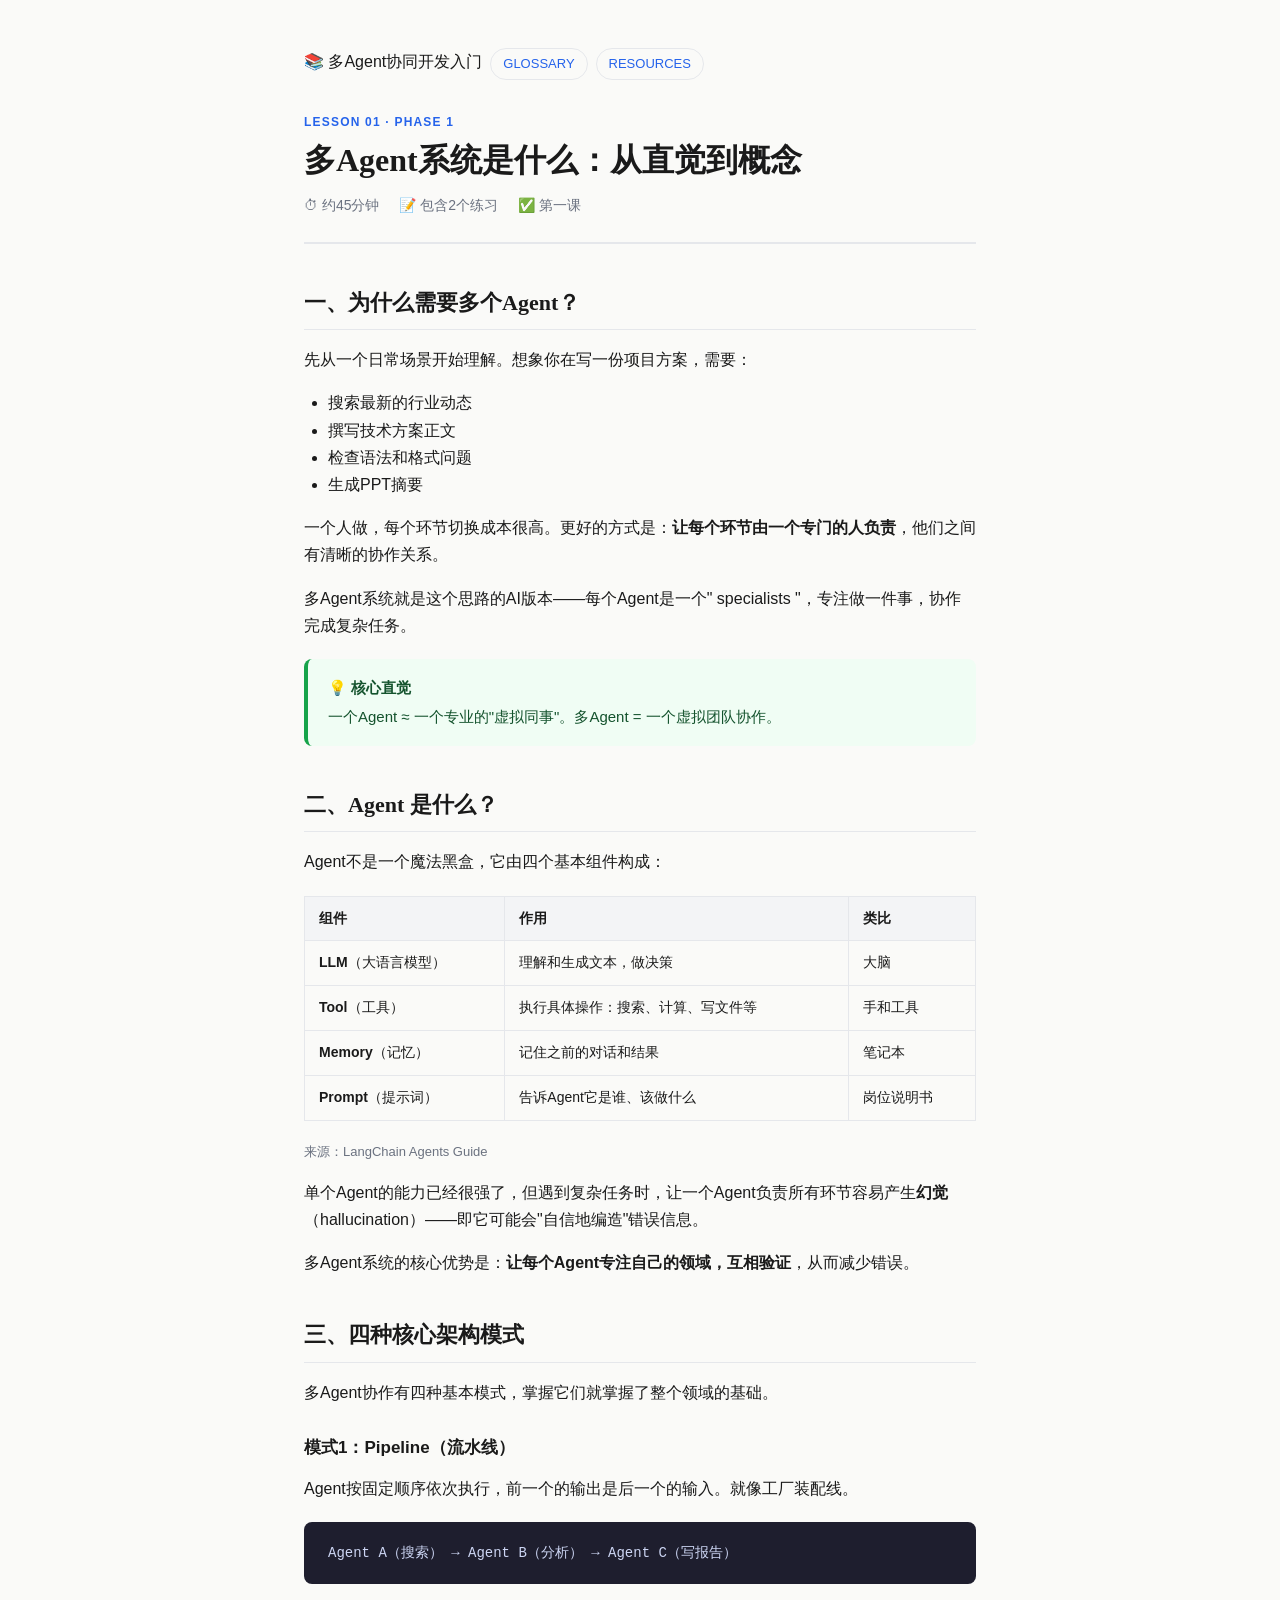
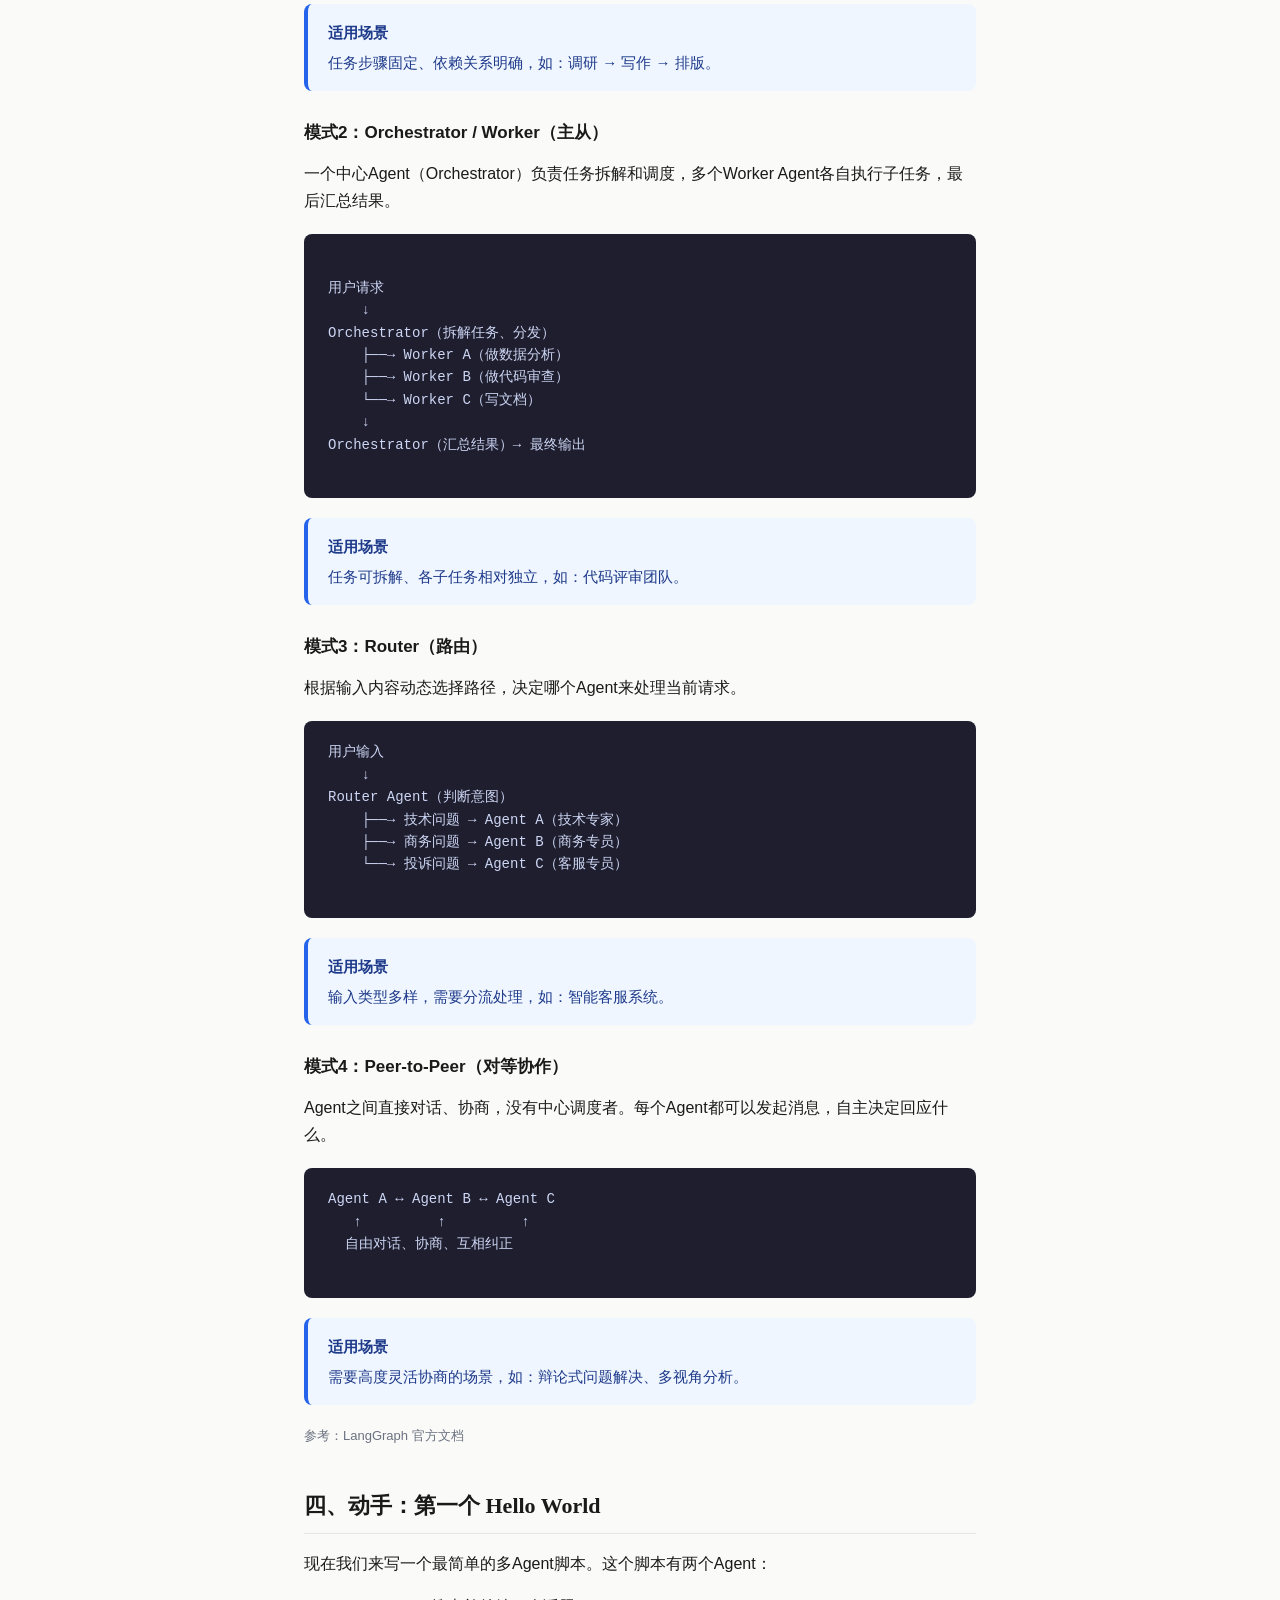
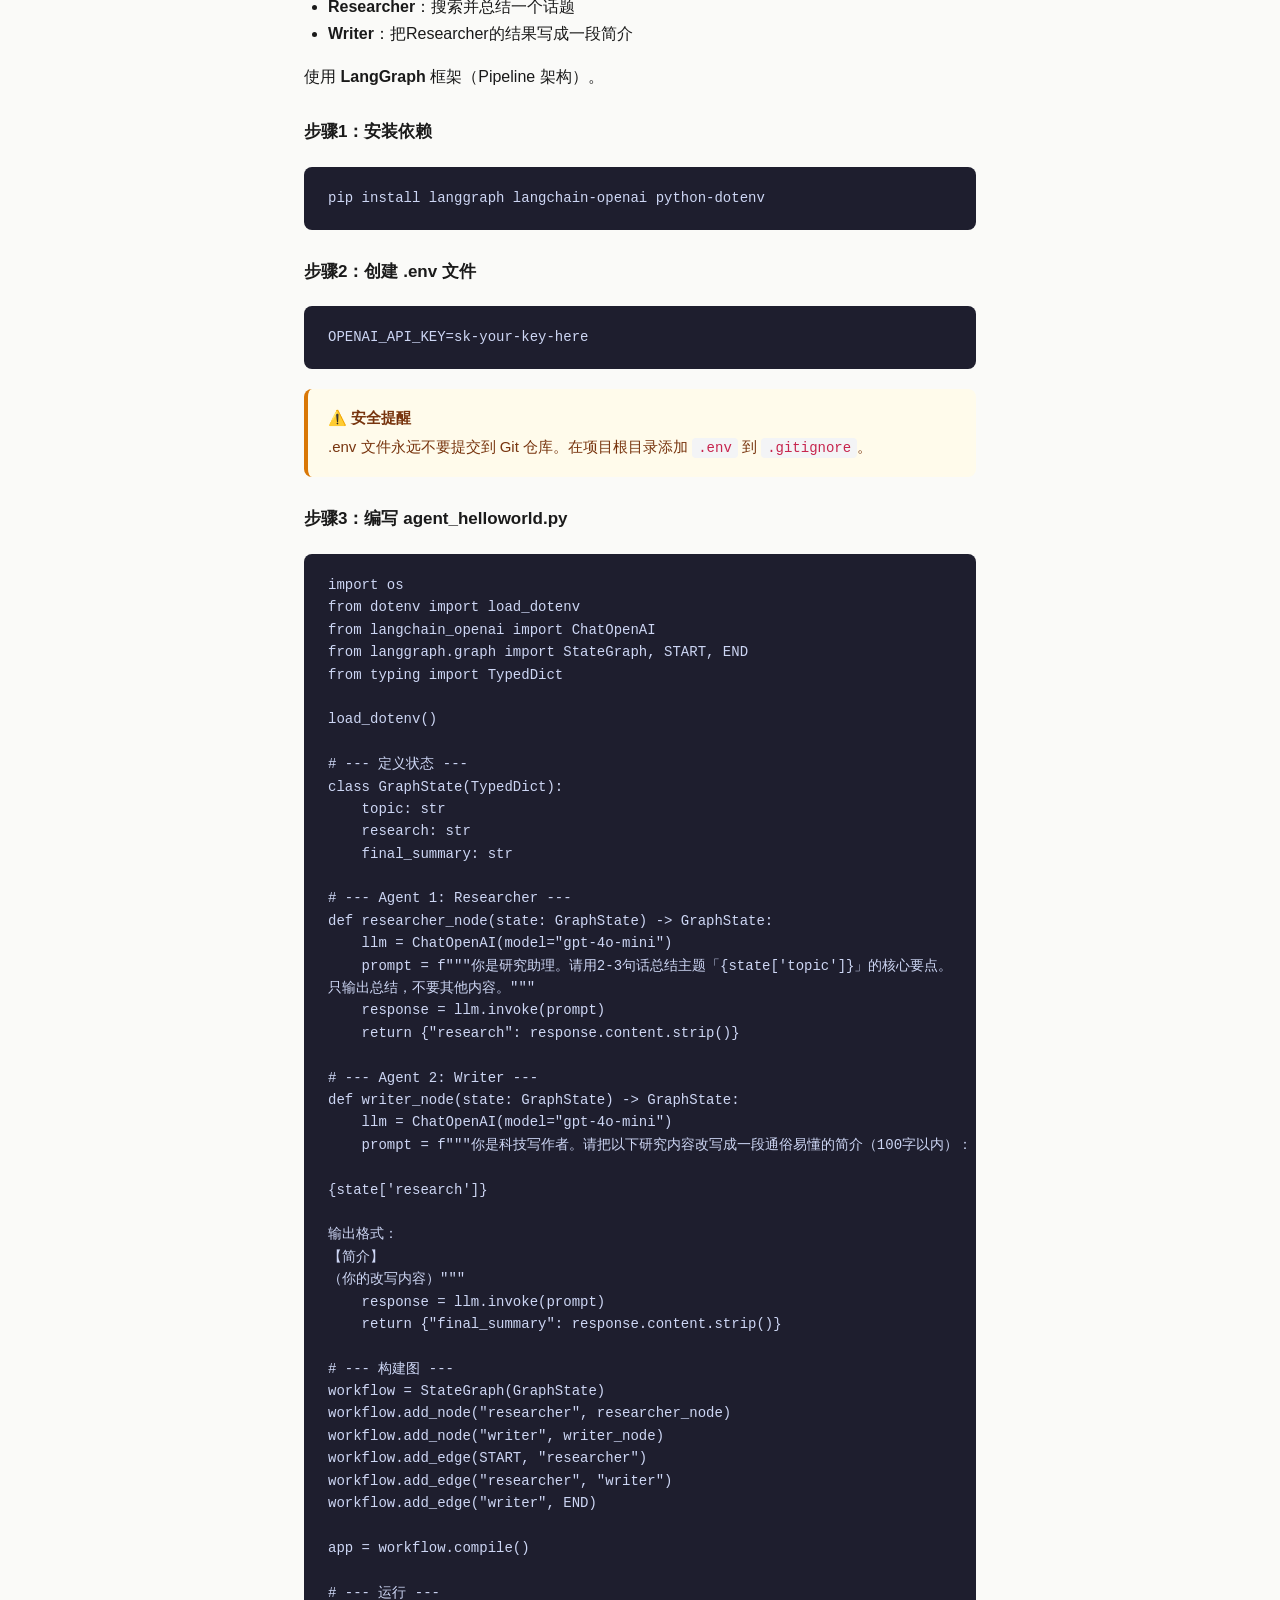
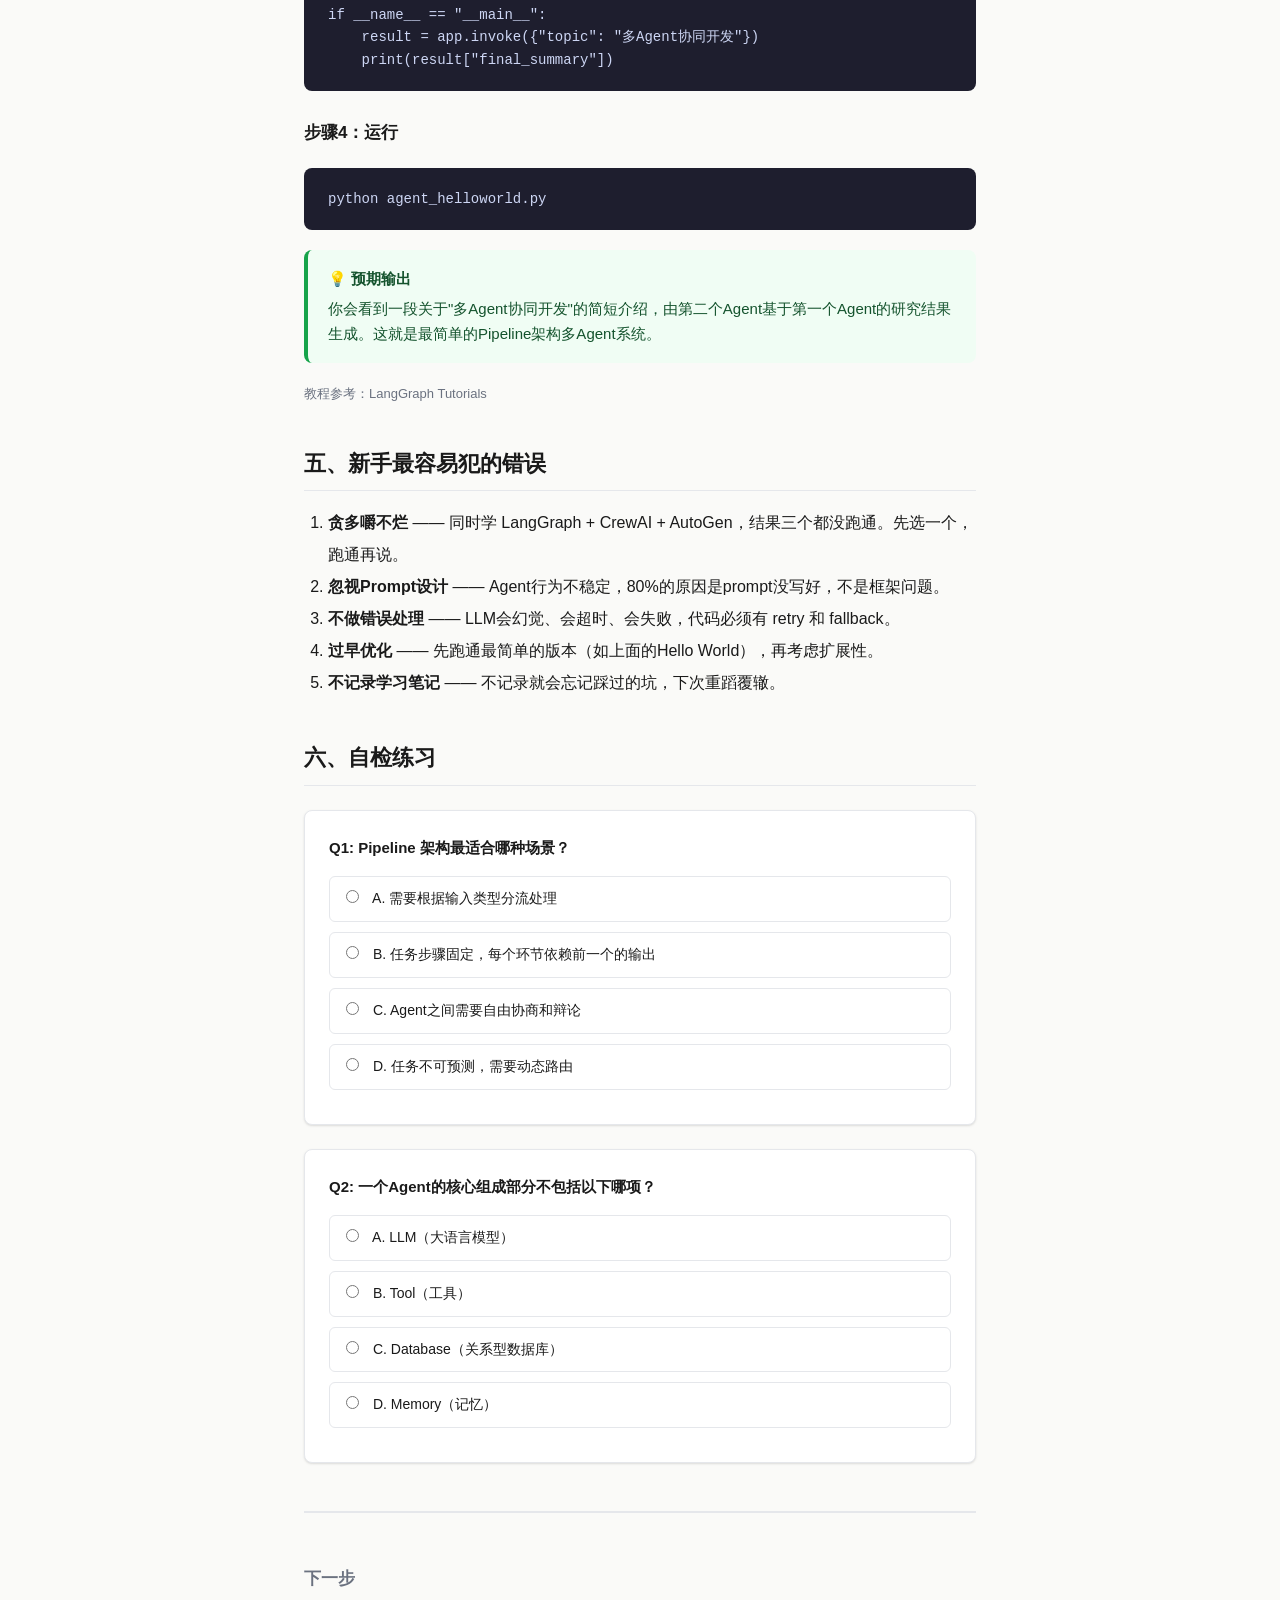
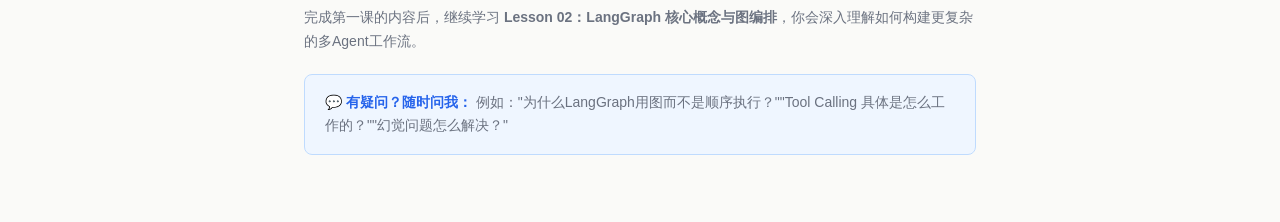
<file: lessons/0001-what-are-multi-agent-systems.html>
<!DOCTYPE html>
<html lang="zh-CN">
<head>
  <meta charset="UTF-8">
  <meta name="viewport" content="width=device-width, initial-scale=1.0">
  <title>Lesson 01 — 多Agent系统是什么</title>
  <link rel="stylesheet" href="../assets/styles.css">
</head>
<body>
  <div class="container">

    <nav class="lesson-nav">
      <span>📚 多Agent协同开发入门</span>
      <a href="#">GLOSSARY</a>
      <a href="#">RESOURCES</a>
    </nav>

    <header class="lesson-header">
      <div class="lesson-number">Lesson 01 · Phase 1</div>
      <h1 class="lesson-title">多Agent系统是什么：从直觉到概念</h1>
      <div class="lesson-meta">
        <span>⏱ 约45分钟</span>
        <span>📝 包含2个练习</span>
        <span>✅ 第一课</span>
      </div>
    </header>

    <!-- Section 1: 直觉建立 -->
    <h2>一、为什么需要多个Agent？</h2>

    <p>先从一个日常场景开始理解。想象你在写一份项目方案，需要：<p>
    <ul style="margin:12px 0 16px 24px;">
      <li>搜索最新的行业动态</li>
      <li>撰写技术方案正文</li>
      <li>检查语法和格式问题</li>
      <li>生成PPT摘要</li>
    </ul>

    <p>一个人做，每个环节切换成本很高。更好的方式是：<strong>让每个环节由一个专门的人负责</strong>，他们之间有清晰的协作关系。</p>

    <p>多Agent系统就是这个思路的AI版本——每个Agent是一个" specialists "，专注做一件事，协作完成复杂任务。</p>

    <div class="callout callout-tip">
      <div class="callout-title">💡 核心直觉</div>
      一个Agent ≈ 一个专业的"虚拟同事"。多Agent = 一个虚拟团队协作。
    </div>

    <!-- Section 2: 什么是Agent -->
    <h2>二、Agent 是什么？</h2>

    <p>Agent不是一个魔法黑盒，它由四个基本组件构成：</p>

    <table>
      <thead>
        <tr><th>组件</th><th>作用</th><th>类比</th></tr>
      </thead>
      <tbody>
        <tr>
          <td><strong>LLM</strong>（大语言模型）</td>
          <td>理解和生成文本，做决策</td>
          <td>大脑</td>
        </tr>
        <tr>
          <td><strong>Tool</strong>（工具）</td>
          <td>执行具体操作：搜索、计算、写文件等</td>
          <td>手和工具</td>
        </tr>
        <tr>
          <td><strong>Memory</strong>（记忆）</td>
          <td>记住之前的对话和结果</td>
          <td>笔记本</td>
        </tr>
        <tr>
          <td><strong>Prompt</strong>（提示词）</td>
          <td>告诉Agent它是谁、该做什么</td>
          <td>岗位说明书</td>
        </tr>
      </tbody>
    </table>

    <p class="citation">来源：<a href="https://python.langchain.com/docs/concepts/agents/">LangChain Agents Guide</a></p>

    <p>单个Agent的能力已经很强了，但遇到复杂任务时，让一个Agent负责所有环节容易产生<strong>幻觉</strong>（hallucination）——即它可能会"自信地编造"错误信息。</p>

    <p>多Agent系统的核心优势是：<strong>让每个Agent专注自己的领域，互相验证</strong>，从而减少错误。</p>

    <!-- Section 3: 四种架构模式 -->
    <h2>三、四种核心架构模式</h2>

    <p>多Agent协作有四种基本模式，掌握它们就掌握了整个领域的基础。</p>

    <h3>模式1：Pipeline（流水线）</h3>
    <p>Agent按固定顺序依次执行，前一个的输出是后一个的输入。就像工厂装配线。</p>
    <pre><code>Agent A（搜索） → Agent B（分析） → Agent C（写报告）</code></pre>

    <div class="callout callout-info">
      <div class="callout-title">适用场景</div>
      任务步骤固定、依赖关系明确，如：调研 → 写作 → 排版。
    </div>

    <h3>模式2：Orchestrator / Worker（主从）</h3>
    <p>一个中心Agent（Orchestrator）负责任务拆解和调度，多个Worker Agent各自执行子任务，最后汇总结果。</p>
    <pre><code>
用户请求
    ↓
Orchestrator（拆解任务、分发）
    ├──→ Worker A（做数据分析）
    ├──→ Worker B（做代码审查）
    └──→ Worker C（写文档）
    ↓
Orchestrator（汇总结果）→ 最终输出
    </code></pre>

    <div class="callout callout-info">
      <div class="callout-title">适用场景</div>
      任务可拆解、各子任务相对独立，如：代码评审团队。
    </div>

    <h3>模式3：Router（路由）</h3>
    <p>根据输入内容动态选择路径，决定哪个Agent来处理当前请求。</p>
    <pre><code>用户输入
    ↓
Router Agent（判断意图）
    ├──→ 技术问题 → Agent A（技术专家）
    ├──→ 商务问题 → Agent B（商务专员）
    └──→ 投诉问题 → Agent C（客服专员）
    </code></pre>

    <div class="callout callout-info">
      <div class="callout-title">适用场景</div>
      输入类型多样，需要分流处理，如：智能客服系统。
    </div>

    <h3>模式4：Peer-to-Peer（对等协作）</h3>
    <p>Agent之间直接对话、协商，没有中心调度者。每个Agent都可以发起消息，自主决定回应什么。</p>
    <pre><code>Agent A ↔ Agent B ↔ Agent C
   ↑         ↑         ↑
  自由对话、协商、互相纠正
    </code></pre>

    <div class="callout callout-info">
      <div class="callout-title">适用场景</div>
      需要高度灵活协商的场景，如：辩论式问题解决、多视角分析。
    </div>

    <p class="citation">参考：<a href="https://langchain-ai.github.io/langgraph/">LangGraph 官方文档</a></p>

    <!-- Section 4: 动手实践 -->
    <h2>四、动手：第一个 Hello World</h2>

    <p>现在我们来写一个最简单的多Agent脚本。这个脚本有两个Agent：</p>
    <ul style="margin:12px 0 16px 24px;">
      <li><strong>Researcher</strong>：搜索并总结一个话题</li>
      <li><strong>Writer</strong>：把Researcher的结果写成一段简介</li>
    </ul>

    <p>使用 <strong>LangGraph</strong> 框架（Pipeline 架构）。</p>

    <h3>步骤1：安装依赖</h3>
    <pre><code>pip install langgraph langchain-openai python-dotenv</code></pre>

    <h3>步骤2：创建 .env 文件</h3>
    <pre><code>OPENAI_API_KEY=sk-your-key-here</code></pre>

    <div class="callout callout-warning">
      <div class="callout-title">⚠️ 安全提醒</div>
      .env 文件永远不要提交到 Git 仓库。在项目根目录添加 <code>.env</code> 到 <code>.gitignore</code>。
    </div>

    <h3>步骤3：编写 agent_helloworld.py</h3>
    <pre><code>import os
from dotenv import load_dotenv
from langchain_openai import ChatOpenAI
from langgraph.graph import StateGraph, START, END
from typing import TypedDict

load_dotenv()

# --- 定义状态 ---
class GraphState(TypedDict):
    topic: str
    research: str
    final_summary: str

# --- Agent 1: Researcher ---
def researcher_node(state: GraphState) -> GraphState:
    llm = ChatOpenAI(model="gpt-4o-mini")
    prompt = f"""你是研究助理。请用2-3句话总结主题「{state['topic']}」的核心要点。
只输出总结，不要其他内容。"""
    response = llm.invoke(prompt)
    return {"research": response.content.strip()}

# --- Agent 2: Writer ---
def writer_node(state: GraphState) -> GraphState:
    llm = ChatOpenAI(model="gpt-4o-mini")
    prompt = f"""你是科技写作者。请把以下研究内容改写成一段通俗易懂的简介（100字以内）：

{state['research']}

输出格式：
【简介】
（你的改写内容）"""
    response = llm.invoke(prompt)
    return {"final_summary": response.content.strip()}

# --- 构建图 ---
workflow = StateGraph(GraphState)
workflow.add_node("researcher", researcher_node)
workflow.add_node("writer", writer_node)
workflow.add_edge(START, "researcher")
workflow.add_edge("researcher", "writer")
workflow.add_edge("writer", END)

app = workflow.compile()

# --- 运行 ---
if __name__ == "__main__":
    result = app.invoke({"topic": "多Agent协同开发"})
    print(result["final_summary"])
</code></pre>

    <h3>步骤4：运行</h3>
    <pre><code>python agent_helloworld.py</code></pre>

    <div class="callout callout-tip">
      <div class="callout-title">💡 预期输出</div>
      你会看到一段关于"多Agent协同开发"的简短介绍，由第二个Agent基于第一个Agent的研究结果生成。这就是最简单的Pipeline架构多Agent系统。
    </div>

    <p class="citation">教程参考：<a href="https://langchain-ai.github.io/langgraph/tutorials/">LangGraph Tutorials</a></p>

    <!-- Section 5: 常见误区 -->
    <h2>五、新手最容易犯的错误</h2>

    <ol style="margin:12px 0 16px 24px; line-height:2;">
      <li><strong>贪多嚼不烂</strong> —— 同时学 LangGraph + CrewAI + AutoGen，结果三个都没跑通。先选一个，跑通再说。</li>
      <li><strong>忽视Prompt设计</strong> —— Agent行为不稳定，80%的原因是prompt没写好，不是框架问题。</li>
      <li><strong>不做错误处理</strong> —— LLM会幻觉、会超时、会失败，代码必须有 retry 和 fallback。</li>
      <li><strong>过早优化</strong> —— 先跑通最简单的版本（如上面的Hello World），再考虑扩展性。</li>
      <li><strong>不记录学习笔记</strong> —— 不记录就会忘记踩过的坑，下次重蹈覆辙。</li>
    </ol>

    <!-- Section 6: Quiz -->
    <h2>六、自检练习</h2>

    <div class="quiz" id="quiz1">
      <div class="quiz-question">Q1: Pipeline 架构最适合哪种场景？</div>
      <ul class="quiz-options">
        <li><label><input type="radio" name="q1" value="a"> A. 需要根据输入类型分流处理</label></li>
        <li><label><input type="radio" name="q1" value="b"> B. 任务步骤固定，每个环节依赖前一个的输出</label></li>
        <li><label><input type="radio" name="q1" value="c"> C. Agent之间需要自由协商和辩论</label></li>
        <li><label><input type="radio" name="q1" value="d"> D. 任务不可预测，需要动态路由</label></li>
      </ul>
      <div class="quiz-feedback" id="q1-feedback"></div>
    </div>

    <div class="quiz" id="quiz2">
      <div class="quiz-question">Q2: 一个Agent的核心组成部分不包括以下哪项？</div>
      <ul class="quiz-options">
        <li><label><input type="radio" name="q2" value="a"> A. LLM（大语言模型）</label></li>
        <li><label><input type="radio" name="q2" value="b"> B. Tool（工具）</label></li>
        <li><label><input type="radio" name="q2" value="c"> C. Database（关系型数据库）</label></li>
        <li><label><input type="radio" name="q2" value="d"> D. Memory（记忆）</label></li>
      </ul>
      <div class="quiz-feedback" id="q2-feedback"></div>
    </div>

    <!-- Section 7: 下一步 -->
    <div class="lesson-footer">
      <h3>下一步</h3>
      <p>完成第一课的内容后，继续学习 <strong>Lesson 02：LangGraph 核心概念与图编排</strong>，你会深入理解如何构建更复杂的多Agent工作流。</p>
      
      <div class="followup-prompt">
        <strong>💬 有疑问？随时问我：</strong>
        例如："为什么LangGraph用图而不是顺序执行？""Tool Calling 具体是怎么工作的？""幻觉问题怎么解决？"
      </div>
    </div>

  </div>

  <script>
    const answers = {
      q1: 'b',
      q2: 'c'
    };

    const explanations = {
      q1: 'Pipeline（流水线）的核心特征是步骤固定、顺序执行，每个Agent的输出是下一个Agent的输入。适合任务链路清晰的工作流。',
      q2: 'Agent的四个核心组件是 LLM、Tool、Memory 和 Prompt。Database 不是Agent的内置组件，虽然Agent可以调用数据库作为Tool。'
    };

    document.querySelectorAll('.quiz-options input[type="radio"]').forEach(radio => {
      radio.addEventListener('change', function() {
        const quiz = this.closest('.quiz');
        const qName = this.name;
        const feedback = quiz.querySelector('.quiz-feedback');
        const selected = this.value;
        const correct = answers[qName];

        if (selected === correct) {
          feedback.className = 'quiz-feedback correct';
          feedback.textContent = '✅ 正确！' + explanations[qName];
        } else {
          feedback.className = 'quiz-feedback incorrect';
          feedback.textContent = '❌ 不对。' + explanations[qName];
        }
      });
    });
  </script>
</body>
</html>
</file>
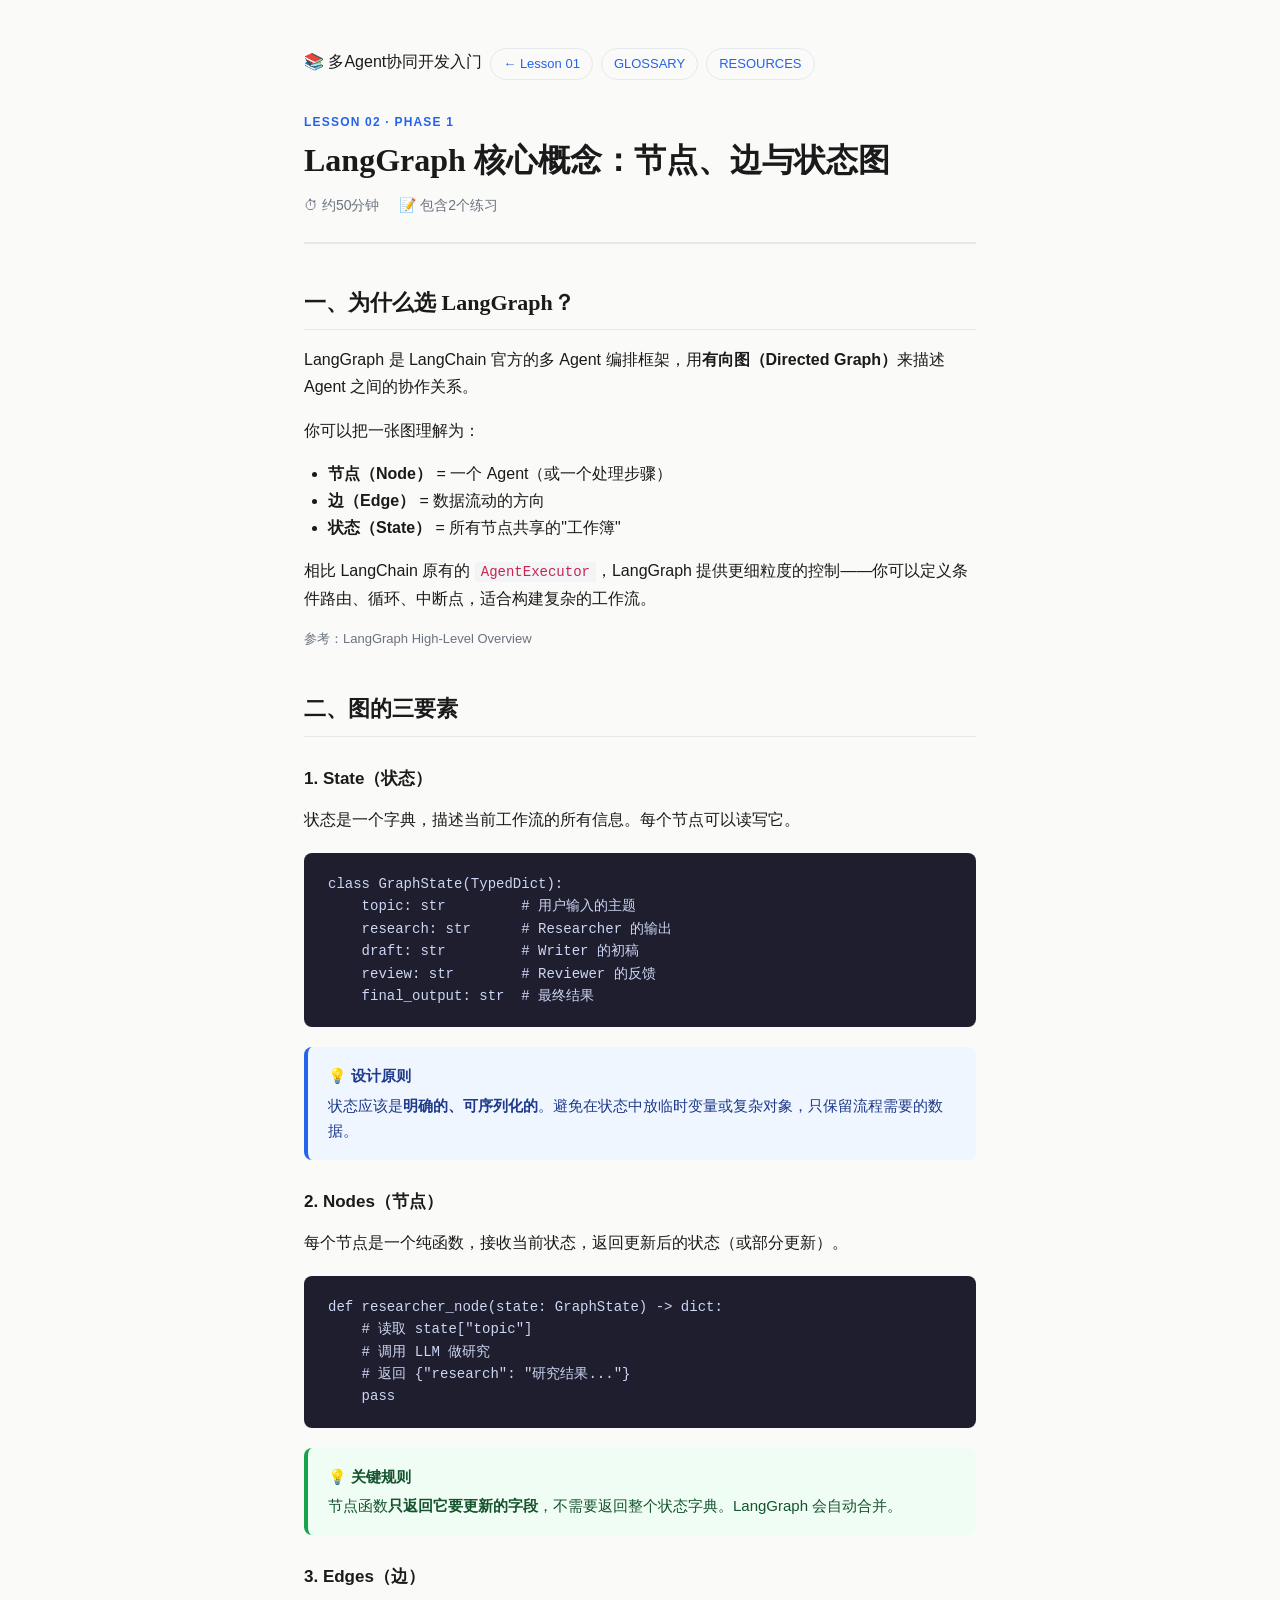
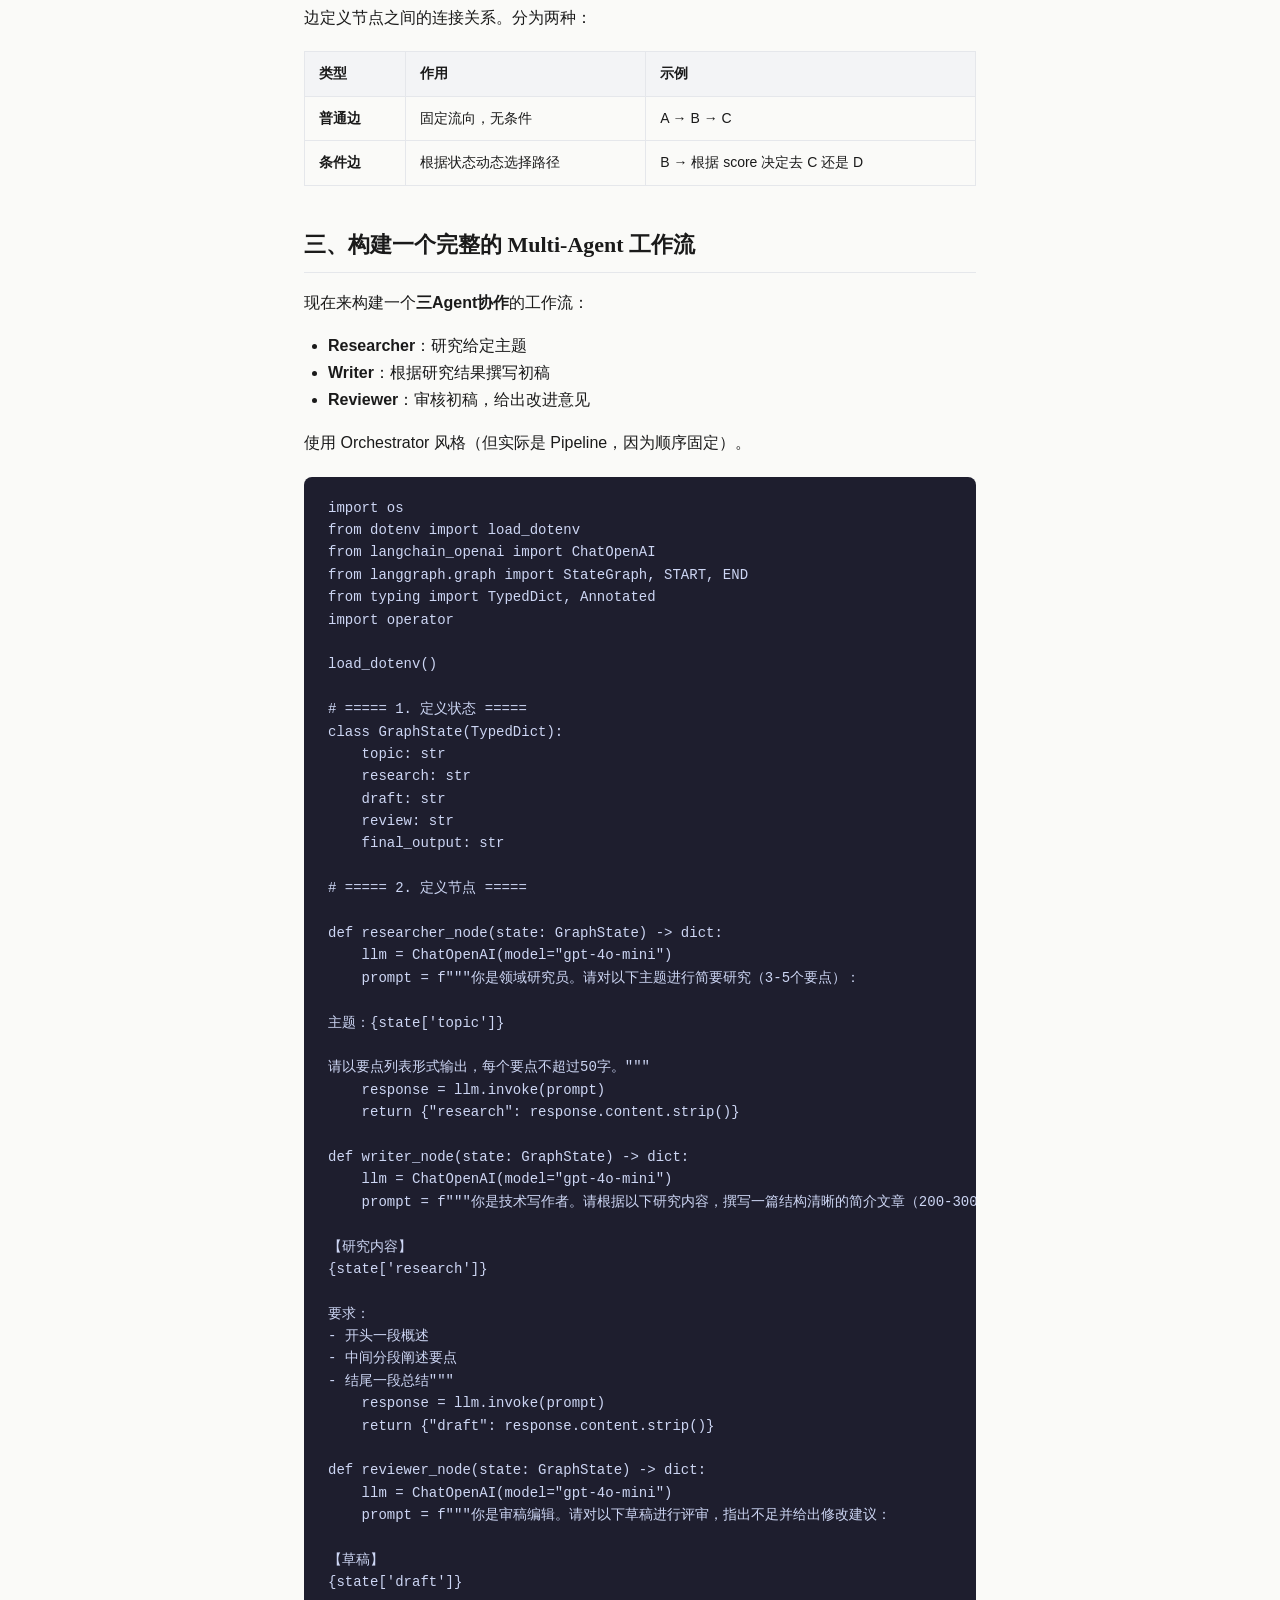
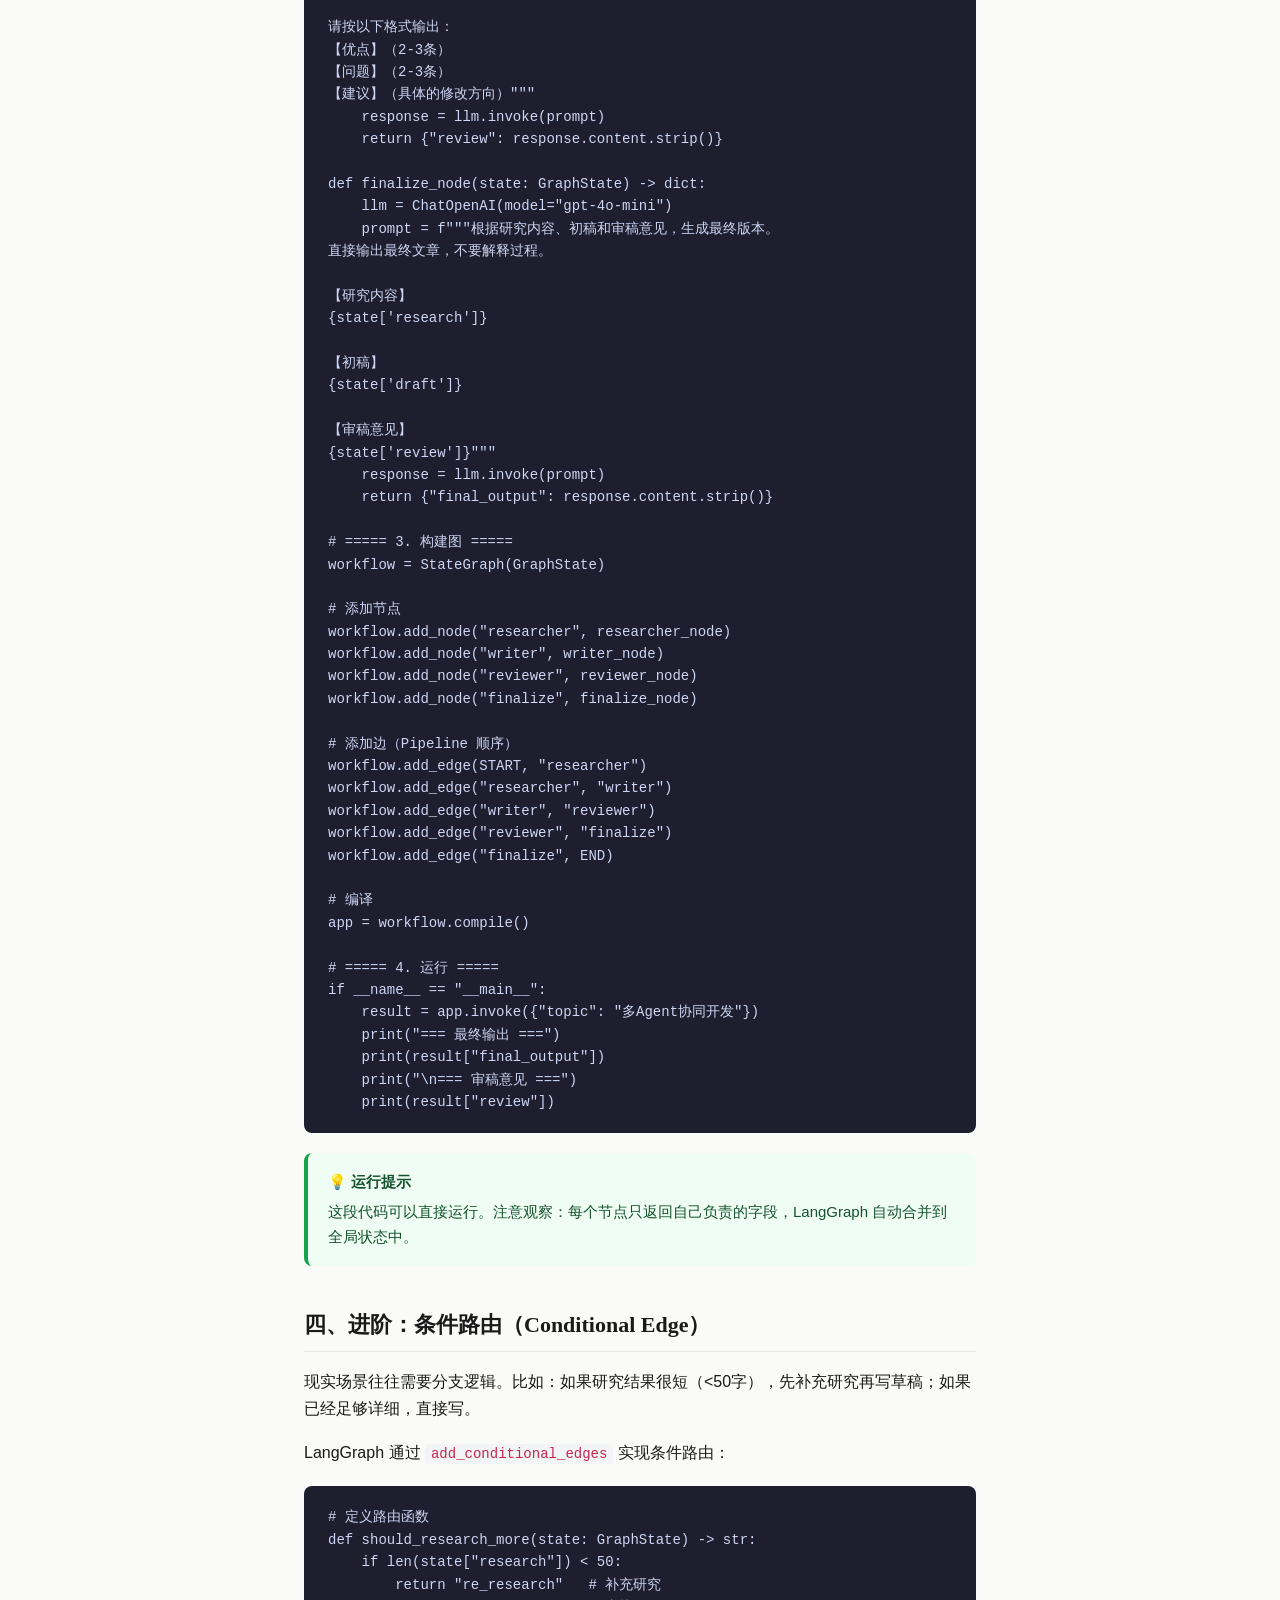
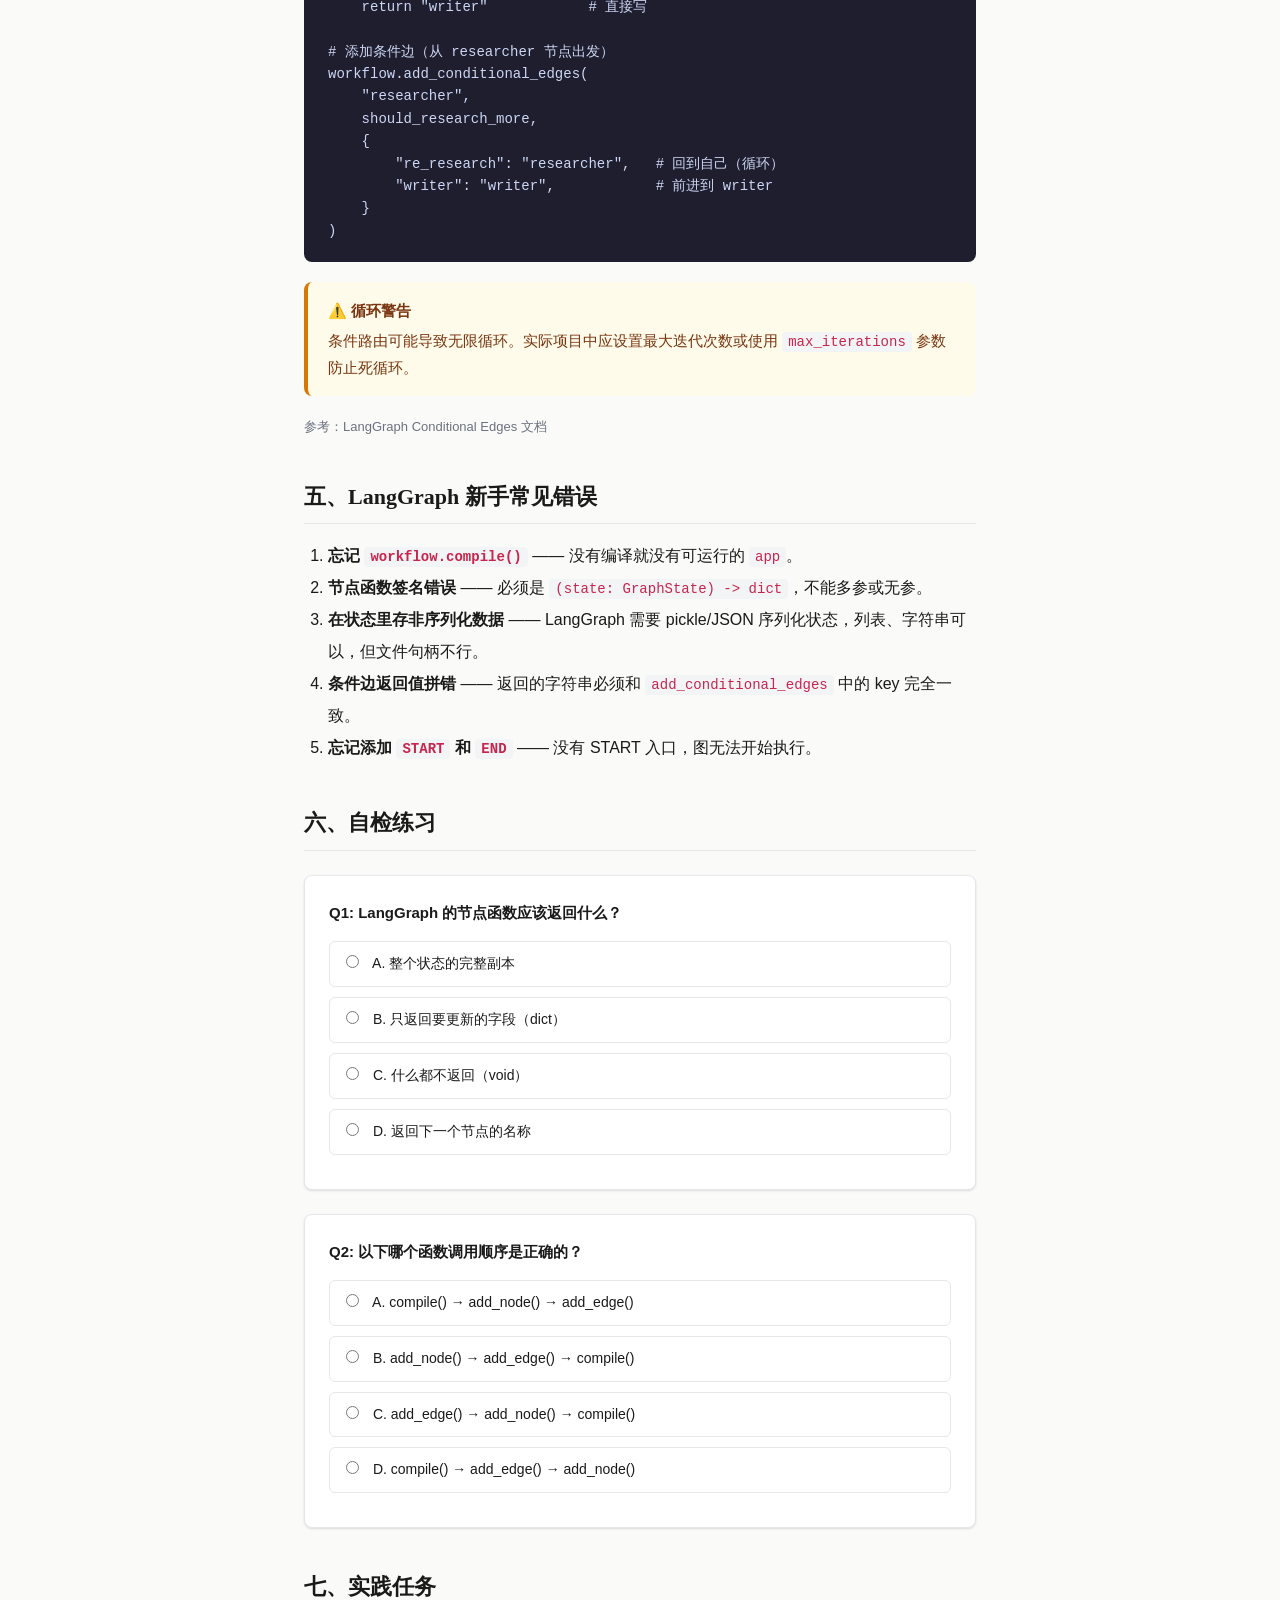
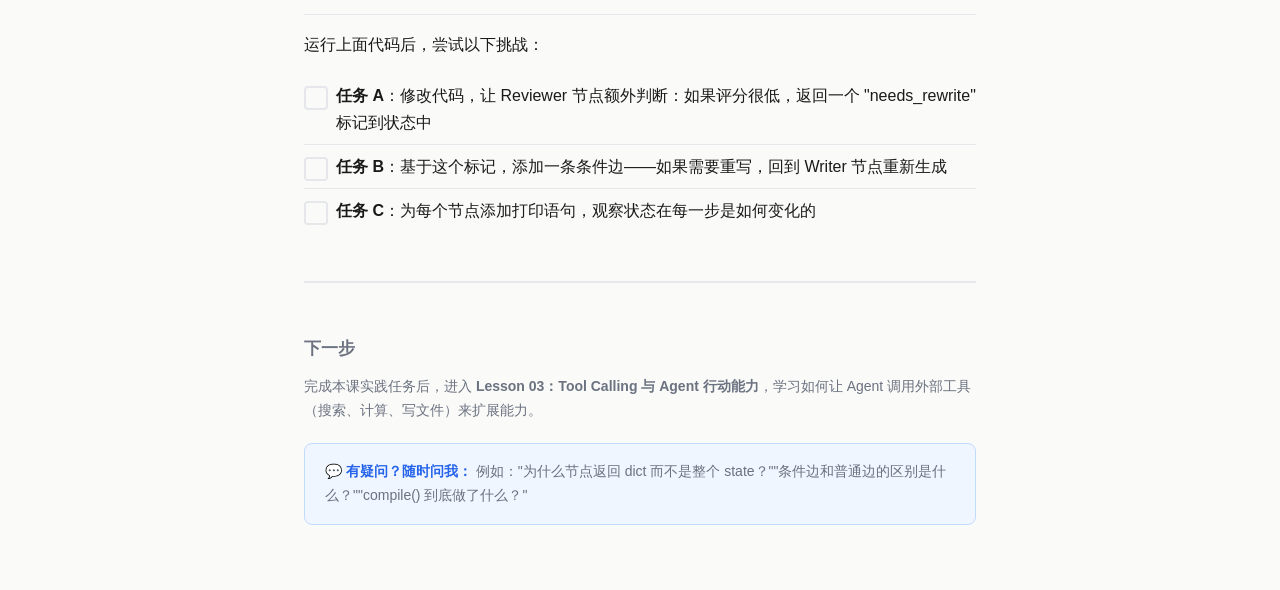
<file: lessons/0002-langgraph-core-concepts.html>
<!DOCTYPE html>
<html lang="zh-CN">
<head>
  <meta charset="UTF-8">
  <meta name="viewport" content="width=device-width, initial-scale=1.0">
  <title>Lesson 02 — LangGraph 核心概念与图编排</title>
  <link rel="stylesheet" href="../assets/styles.css">
</head>
<body>
  <div class="container">

    <nav class="lesson-nav">
      <span>📚 多Agent协同开发入门</span>
      <a href="0001-what-are-multi-agent-systems.html">← Lesson 01</a>
      <a href="#">GLOSSARY</a>
      <a href="#">RESOURCES</a>
    </nav>

    <header class="lesson-header">
      <div class="lesson-number">Lesson 02 · Phase 1</div>
      <h1 class="lesson-title">LangGraph 核心概念：节点、边与状态图</h1>
      <div class="lesson-meta">
        <span>⏱ 约50分钟</span>
        <span>📝 包含2个练习</span>
      </div>
    </header>

    <!-- Section 1 -->
    <h2>一、为什么选 LangGraph？</h2>

    <p>LangGraph 是 LangChain 官方的多 Agent 编排框架，用<strong>有向图（Directed Graph）</strong>来描述 Agent 之间的协作关系。</p>

    <p>你可以把一张图理解为：</p>
    <ul style="margin:12px 0 16px 24px;">
      <li><strong>节点（Node）</strong> = 一个 Agent（或一个处理步骤）</li>
      <li><strong>边（Edge）</strong> = 数据流动的方向</li>
      <li><strong>状态（State）</strong> = 所有节点共享的"工作簿"</li>
    </ul>

    <p>相比 LangChain 原有的 <code>AgentExecutor</code>，LangGraph 提供更细粒度的控制——你可以定义条件路由、循环、中断点，适合构建复杂的工作流。</p>

    <p class="citation">参考：<a href="https://langchain-ai.github.io/langgraph/concepts/high_level/">LangGraph High-Level Overview</a></p>

    <!-- Section 2 -->
    <h2>二、图的三要素</h2>

    <h3>1. State（状态）</h3>
    <p>状态是一个字典，描述当前工作流的所有信息。每个节点可以读写它。</p>
    <pre><code>class GraphState(TypedDict):
    topic: str         # 用户输入的主题
    research: str      # Researcher 的输出
    draft: str         # Writer 的初稿
    review: str        # Reviewer 的反馈
    final_output: str  # 最终结果</code></pre>

    <div class="callout callout-info">
      <div class="callout-title">💡 设计原则</div>
      状态应该是<strong>明确的、可序列化的</strong>。避免在状态中放临时变量或复杂对象，只保留流程需要的数据。
    </div>

    <h3>2. Nodes（节点）</h3>
    <p>每个节点是一个纯函数，接收当前状态，返回更新后的状态（或部分更新）。</p>
    <pre><code>def researcher_node(state: GraphState) -> dict:
    # 读取 state["topic"]
    # 调用 LLM 做研究
    # 返回 {"research": "研究结果..."}
    pass</code></pre>

    <div class="callout callout-tip">
      <div class="callout-title">💡 关键规则</div>
      节点函数<strong>只返回它要更新的字段</strong>，不需要返回整个状态字典。LangGraph 会自动合并。
    </div>

    <h3>3. Edges（边）</h3>
    <p>边定义节点之间的连接关系。分为两种：</p>

    <table>
      <thead>
        <tr><th>类型</th><th>作用</th><th>示例</th></tr>
      </thead>
      <tbody>
        <tr>
          <td><strong>普通边</strong></td>
          <td>固定流向，无条件</td>
          <td>A → B → C</td>
        </tr>
        <tr>
          <td><strong>条件边</strong></td>
          <td>根据状态动态选择路径</td>
          <td>B → 根据 score 决定去 C 还是 D</td>
        </tr>
      </tbody>
    </table>

    <!-- Section 3 -->
    <h2>三、构建一个完整的 Multi-Agent 工作流</h2>

    <p>现在来构建一个<strong>三Agent协作</strong>的工作流：</p>
    <ul style="margin:12px 0 16px 24px;">
      <li><strong>Researcher</strong>：研究给定主题</li>
      <li><strong>Writer</strong>：根据研究结果撰写初稿</li>
      <li><strong>Reviewer</strong>：审核初稿，给出改进意见</li>
    </ul>

    <p>使用 Orchestrator 风格（但实际是 Pipeline，因为顺序固定）。</p>

    <pre><code>import os
from dotenv import load_dotenv
from langchain_openai import ChatOpenAI
from langgraph.graph import StateGraph, START, END
from typing import TypedDict, Annotated
import operator

load_dotenv()

# ===== 1. 定义状态 =====
class GraphState(TypedDict):
    topic: str
    research: str
    draft: str
    review: str
    final_output: str

# ===== 2. 定义节点 =====

def researcher_node(state: GraphState) -> dict:
    llm = ChatOpenAI(model="gpt-4o-mini")
    prompt = f"""你是领域研究员。请对以下主题进行简要研究（3-5个要点）：

主题：{state['topic']}

请以要点列表形式输出，每个要点不超过50字。"""
    response = llm.invoke(prompt)
    return {"research": response.content.strip()}

def writer_node(state: GraphState) -> dict:
    llm = ChatOpenAI(model="gpt-4o-mini")
    prompt = f"""你是技术写作者。请根据以下研究内容，撰写一篇结构清晰的简介文章（200-300字）：

【研究内容】
{state['research']}

要求：
- 开头一段概述
- 中间分段阐述要点
- 结尾一段总结"""
    response = llm.invoke(prompt)
    return {"draft": response.content.strip()}

def reviewer_node(state: GraphState) -> dict:
    llm = ChatOpenAI(model="gpt-4o-mini")
    prompt = f"""你是审稿编辑。请对以下草稿进行评审，指出不足并给出修改建议：

【草稿】
{state['draft']}

请按以下格式输出：
【优点】（2-3条）
【问题】（2-3条）
【建议】（具体的修改方向）"""
    response = llm.invoke(prompt)
    return {"review": response.content.strip()}

def finalize_node(state: GraphState) -> dict:
    llm = ChatOpenAI(model="gpt-4o-mini")
    prompt = f"""根据研究内容、初稿和审稿意见，生成最终版本。
直接输出最终文章，不要解释过程。

【研究内容】
{state['research']}

【初稿】
{state['draft']}

【审稿意见】
{state['review']}"""
    response = llm.invoke(prompt)
    return {"final_output": response.content.strip()}

# ===== 3. 构建图 =====
workflow = StateGraph(GraphState)

# 添加节点
workflow.add_node("researcher", researcher_node)
workflow.add_node("writer", writer_node)
workflow.add_node("reviewer", reviewer_node)
workflow.add_node("finalize", finalize_node)

# 添加边（Pipeline 顺序）
workflow.add_edge(START, "researcher")
workflow.add_edge("researcher", "writer")
workflow.add_edge("writer", "reviewer")
workflow.add_edge("reviewer", "finalize")
workflow.add_edge("finalize", END)

# 编译
app = workflow.compile()

# ===== 4. 运行 =====
if __name__ == "__main__":
    result = app.invoke({"topic": "多Agent协同开发"})
    print("=== 最终输出 ===")
    print(result["final_output"])
    print("\n=== 审稿意见 ===")
    print(result["review"])</code></pre>

    <div class="callout callout-tip">
      <div class="callout-title">💡 运行提示</div>
      这段代码可以直接运行。注意观察：每个节点只返回自己负责的字段，LangGraph 自动合并到全局状态中。
    </div>

    <!-- Section 4: 条件路由 -->
    <h2>四、进阶：条件路由（Conditional Edge）</h2>

    <p>现实场景往往需要分支逻辑。比如：如果研究结果很短（&lt;50字），先补充研究再写草稿；如果已经足够详细，直接写。</p>

    <p>LangGraph 通过 <code>add_conditional_edges</code> 实现条件路由：</p>

    <pre><code># 定义路由函数
def should_research_more(state: GraphState) -> str:
    if len(state["research"]) < 50:
        return "re_research"   # 补充研究
    return "writer"            # 直接写

# 添加条件边（从 researcher 节点出发）
workflow.add_conditional_edges(
    "researcher",
    should_research_more,
    {
        "re_research": "researcher",   # 回到自己（循环）
        "writer": "writer",            # 前进到 writer
    }
)</code></pre>

    <div class="callout callout-warning">
      <div class="callout-title">⚠️ 循环警告</div>
      条件路由可能导致无限循环。实际项目中应设置最大迭代次数或使用 <code>max_iterations</code> 参数防止死循环。
    </div>

    <p class="citation">参考：<a href="https://langchain-ai.github.io/langgraph/concepts/conditional_edges/">LangGraph Conditional Edges 文档</a></p>

    <!-- Section 5: 常见错误 -->
    <h2>五、LangGraph 新手常见错误</h2>

    <ol style="margin:12px 0 16px 24px; line-height:2;">
      <li><strong>忘记 <code>workflow.compile()</code></strong> —— 没有编译就没有可运行的 <code>app</code>。</li>
      <li><strong>节点函数签名错误</strong> —— 必须是 <code>(state: GraphState) -> dict</code>，不能多参或无参。</li>
      <li><strong>在状态里存非序列化数据</strong> —— LangGraph 需要 pickle/JSON 序列化状态，列表、字符串可以，但文件句柄不行。</li>
      <li><strong>条件边返回值拼错</strong> —— 返回的字符串必须和 <code>add_conditional_edges</code> 中的 key 完全一致。</li>
      <li><strong>忘记添加 <code>START</code> 和 <code>END</code></strong> —— 没有 START 入口，图无法开始执行。</li>
    </ol>

    <!-- Section 6: Quiz -->
    <h2>六、自检练习</h2>

    <div class="quiz" id="quiz1">
      <div class="quiz-question">Q1: LangGraph 的节点函数应该返回什么？</div>
      <ul class="quiz-options">
        <li><label><input type="radio" name="q1" value="a"> A. 整个状态的完整副本</label></li>
        <li><label><input type="radio" name="q1" value="b"> B. 只返回要更新的字段（dict）</label></li>
        <li><label><input type="radio" name="q1" value="c"> C. 什么都不返回（void）</label></li>
        <li><label><input type="radio" name="q1" value="d"> D. 返回下一个节点的名称</label></li>
      </ul>
      <div class="quiz-feedback" id="q1-feedback"></div>
    </div>

    <div class="quiz" id="quiz2">
      <div class="quiz-question">Q2: 以下哪个函数调用顺序是正确的？</div>
      <ul class="quiz-options">
        <li><label><input type="radio" name="q2" value="a"> A. compile() → add_node() → add_edge()</label></li>
        <li><label><input type="radio" name="q2" value="b"> B. add_node() → add_edge() → compile()</label></li>
        <li><label><input type="radio" name="q2" value="c"> C. add_edge() → add_node() → compile()</label></li>
        <li><label><input type="radio" name="q2" value="d"> D. compile() → add_edge() → add_node()</label></li>
      </ul>
      <div class="quiz-feedback" id="q2-feedback"></div>
    </div>

    <!-- Section 7: 实践任务 -->
    <h2>七、实践任务</h2>

    <p>运行上面代码后，尝试以下挑战：</p>

    <ul class="checklist">
      <li><strong>任务 A</strong>：修改代码，让 Reviewer 节点额外判断：如果评分很低，返回一个 "needs_rewrite" 标记到状态中</li>
      <li><strong>任务 B</strong>：基于这个标记，添加一条条件边——如果需要重写，回到 Writer 节点重新生成</li>
      <li><strong>任务 C</strong>：为每个节点添加打印语句，观察状态在每一步是如何变化的</li>
    </ul>

    <!-- Section 8: 下一步 -->
    <div class="lesson-footer">
      <h3>下一步</h3>
      <p>完成本课实践任务后，进入 <strong>Lesson 03：Tool Calling 与 Agent 行动能力</strong>，学习如何让 Agent 调用外部工具（搜索、计算、写文件）来扩展能力。</p>

      <div class="followup-prompt">
        <strong>💬 有疑问？随时问我：</strong>
        例如："为什么节点返回 dict 而不是整个 state？""条件边和普通边的区别是什么？""compile() 到底做了什么？"
      </div>
    </div>

  </div>

  <script>
    const answers = {
      q1: 'b',
      q2: 'b'
    };

    const explanations = {
      q1: 'LangGraph 的节点只返回要更新的字段（dict），框架会自动将其合并到全局状态中。这样设计避免了重复传递大量不必要的数据。',
      q2: '正确的顺序是：先 add_node() 定义节点，再 add_edge() 连接节点，最后 compile() 将图编译为可执行的应用。顺序不能颠倒。'
    };

    document.querySelectorAll('.quiz-options input[type="radio"]').forEach(radio => {
      radio.addEventListener('change', function() {
        const quiz = this.closest('.quiz');
        const qName = this.name;
        const feedback = quiz.querySelector('.quiz-feedback');
        const selected = this.value;
        const correct = answers[qName];

        if (selected === correct) {
          feedback.className = 'quiz-feedback correct';
          feedback.textContent = '✅ 正确！' + explanations[qName];
        } else {
          feedback.className = 'quiz-feedback incorrect';
          feedback.textContent = '❌ 不对。' + explanations[qName];
        }
      });
    });
  </script>
</body>
</html>
</file>
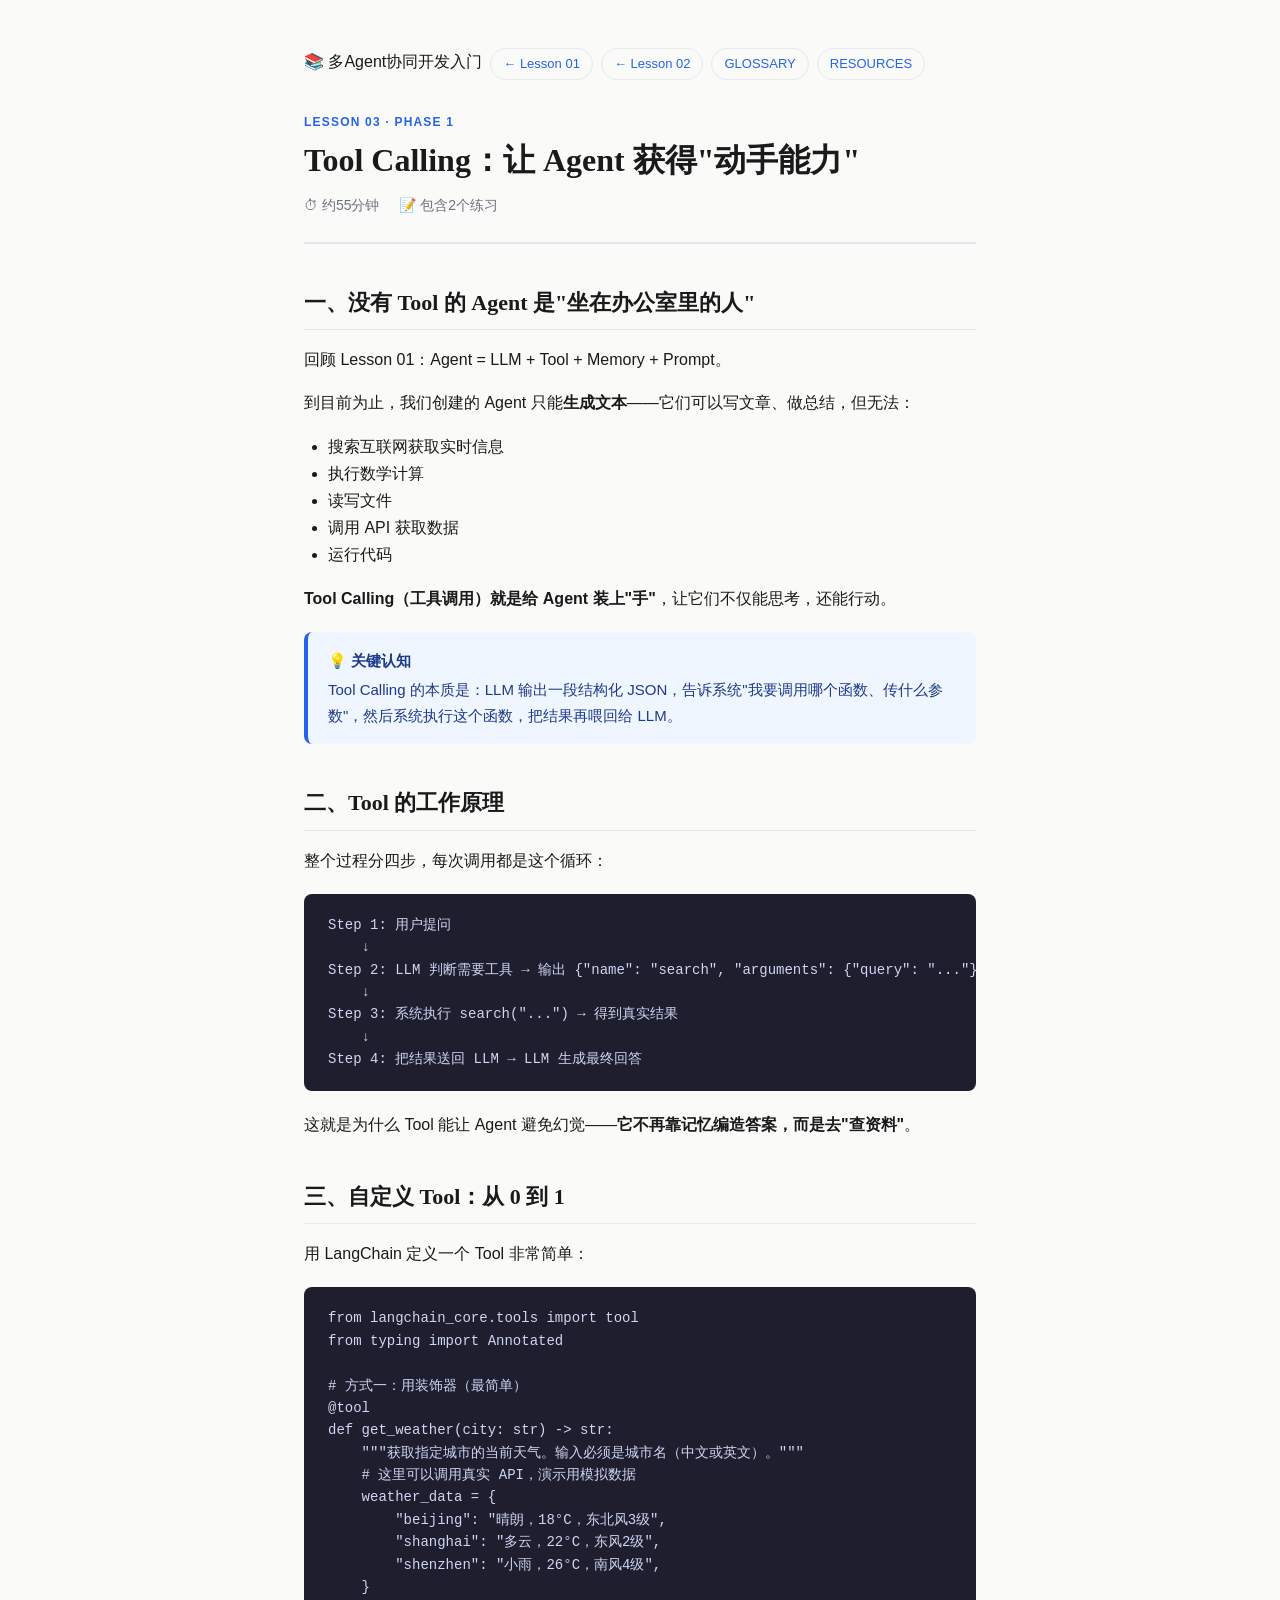
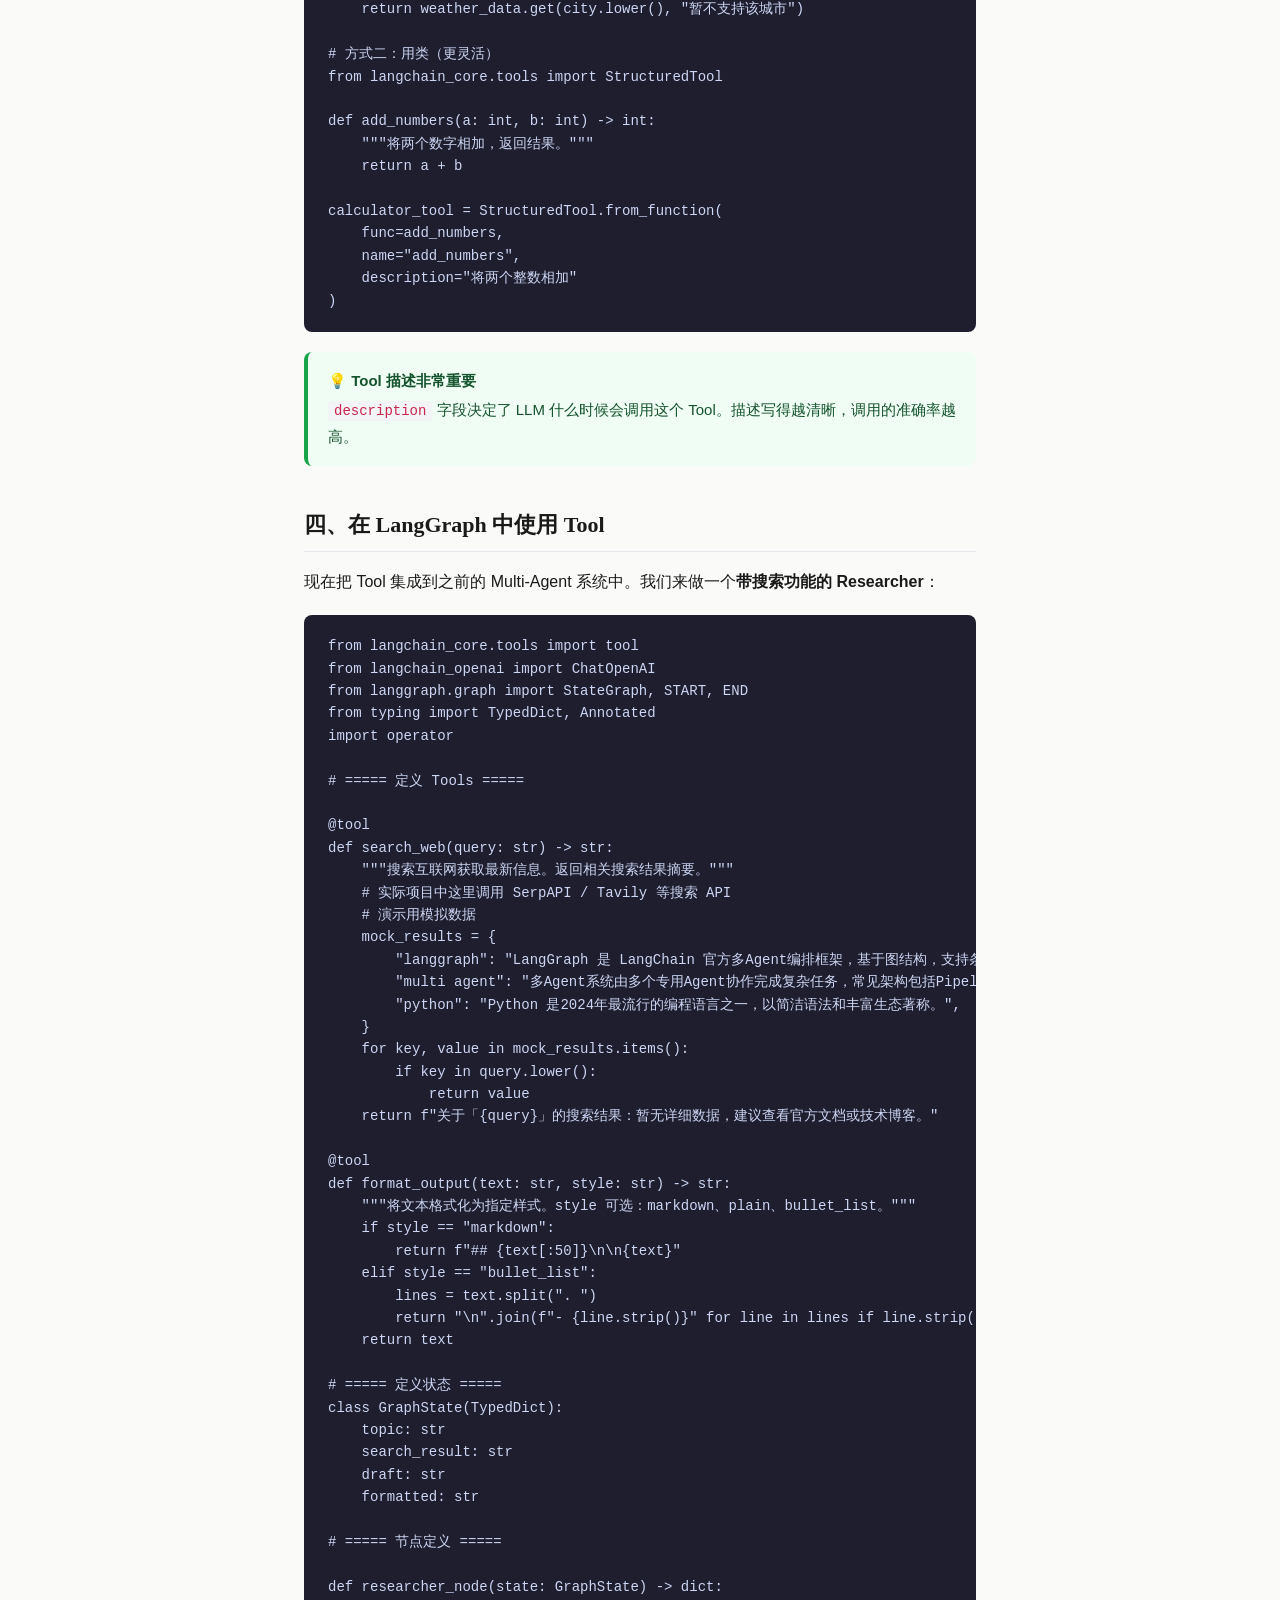
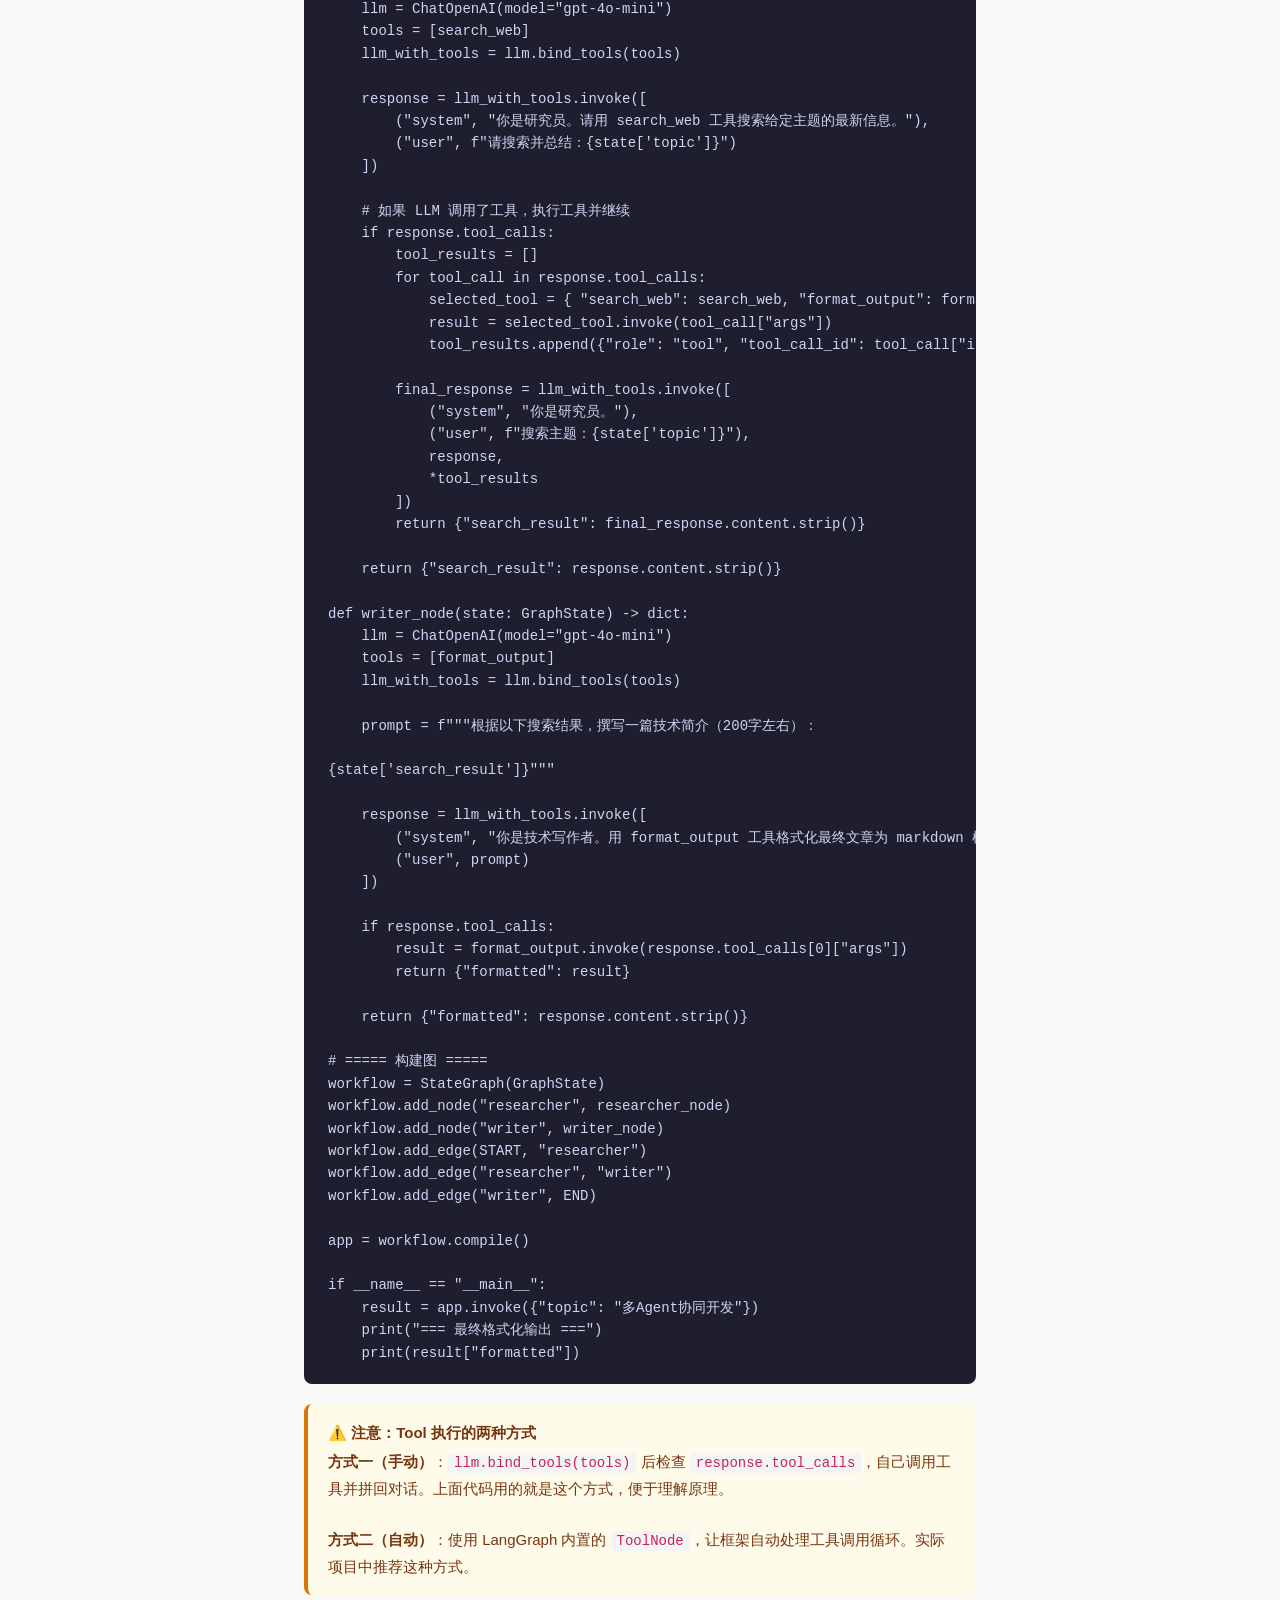
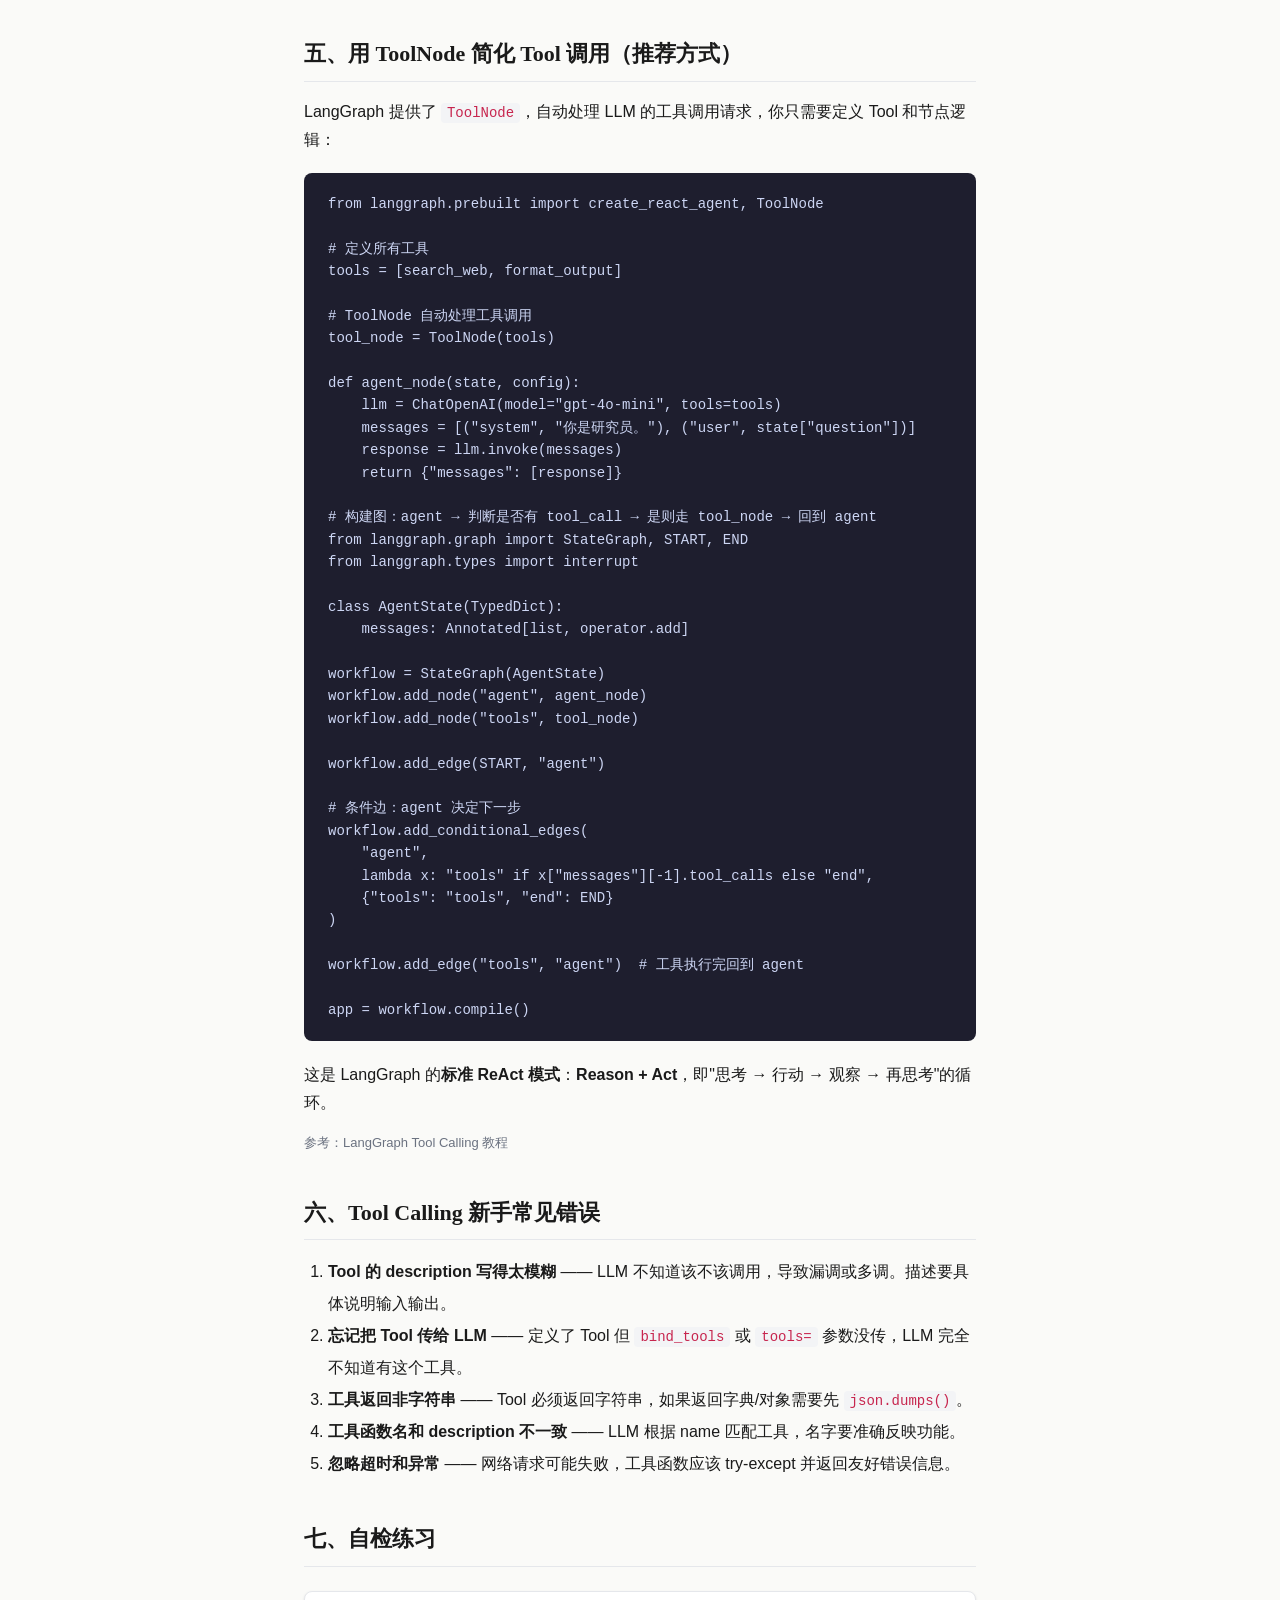
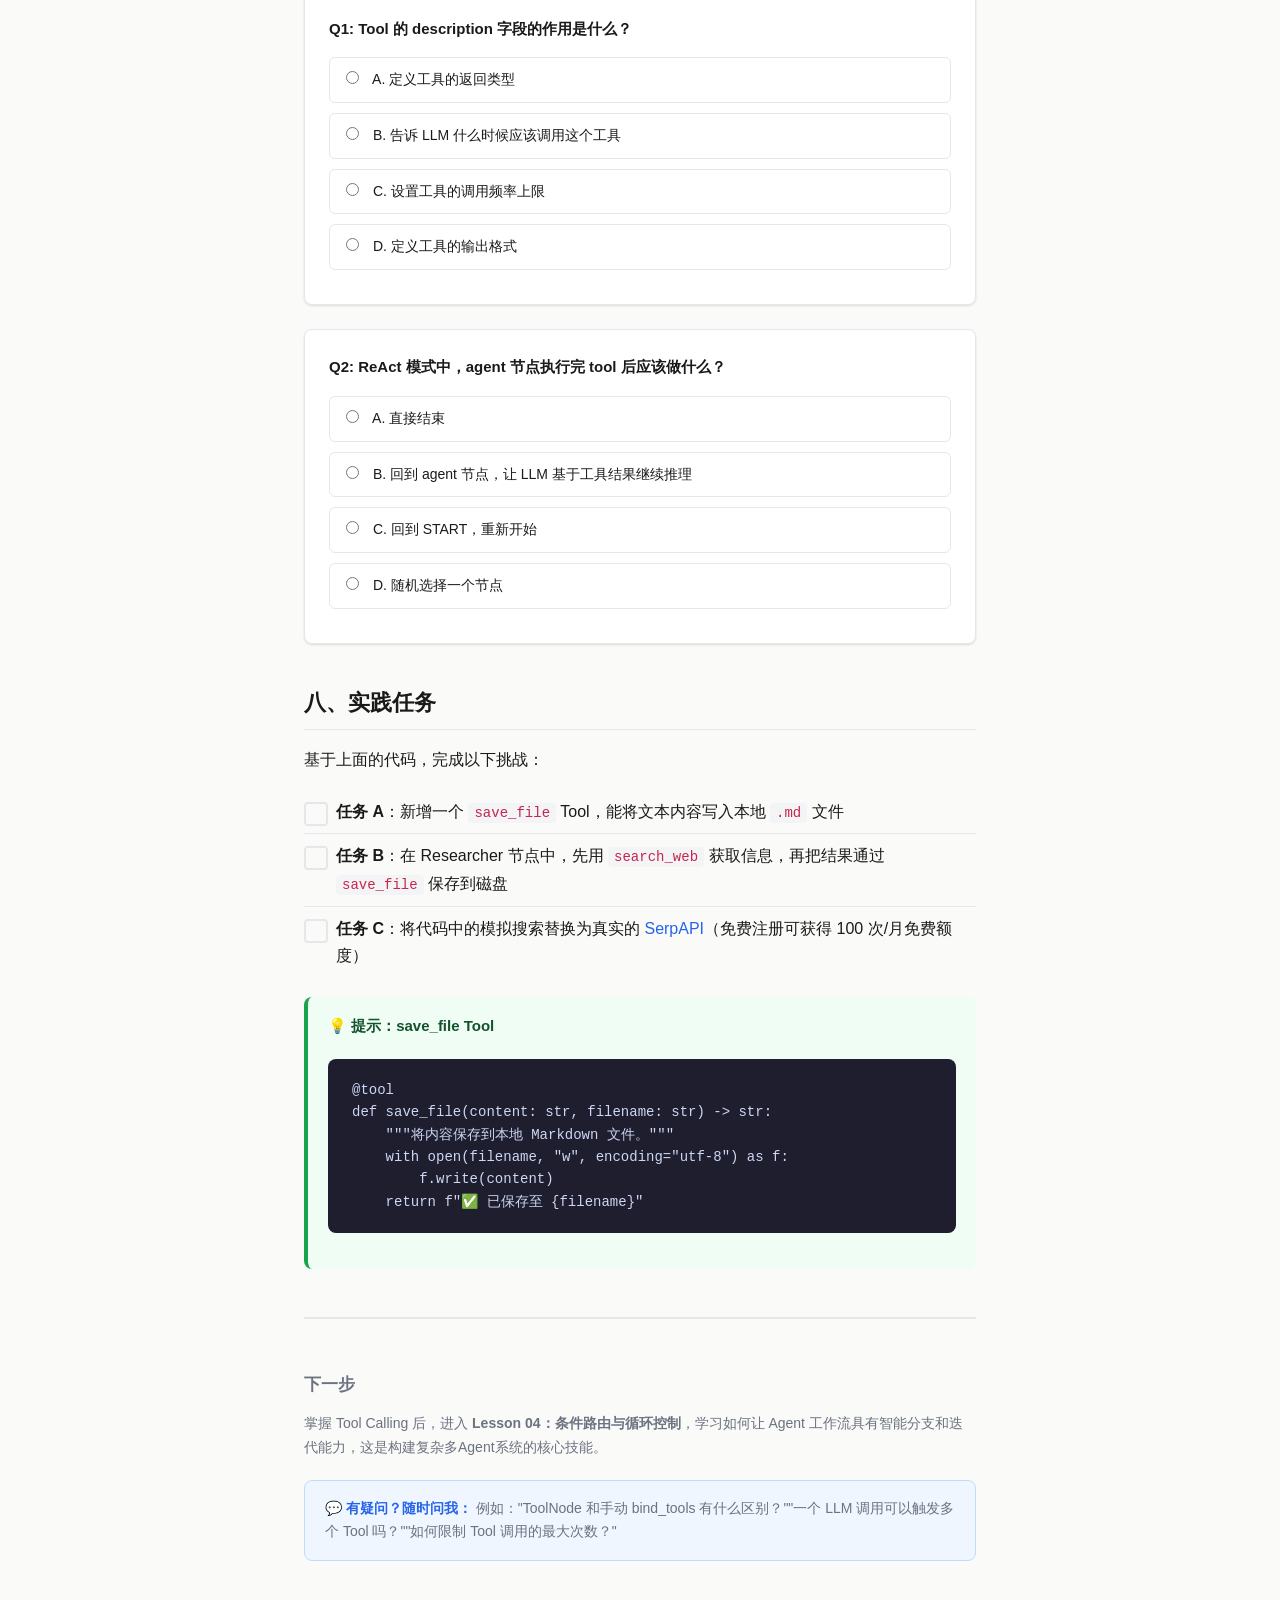
<file: lessons/0003-tool-calling.html>
<!DOCTYPE html>
<html lang="zh-CN">
<head>
  <meta charset="UTF-8">
  <meta name="viewport" content="width=device-width, initial-scale=1.0">
  <title>Lesson 03 — Tool Calling 与 Agent 行动能力</title>
  <link rel="stylesheet" href="../assets/styles.css">
</head>
<body>
  <div class="container">

    <nav class="lesson-nav">
      <span>📚 多Agent协同开发入门</span>
      <a href="0001-what-are-multi-agent-systems.html">← Lesson 01</a>
      <a href="0002-langgraph-core-concepts.html">← Lesson 02</a>
      <a href="#">GLOSSARY</a>
      <a href="#">RESOURCES</a>
    </nav>

    <header class="lesson-header">
      <div class="lesson-number">Lesson 03 · Phase 1</div>
      <h1 class="lesson-title">Tool Calling：让 Agent 获得"动手能力"</h1>
      <div class="lesson-meta">
        <span>⏱ 约55分钟</span>
        <span>📝 包含2个练习</span>
      </div>
    </header>

    <!-- Section 1 -->
    <h2>一、没有 Tool 的 Agent 是"坐在办公室里的人"</h2>

    <p>回顾 Lesson 01：Agent = LLM + Tool + Memory + Prompt。</p>

    <p>到目前为止，我们创建的 Agent 只能<strong>生成文本</strong>——它们可以写文章、做总结，但无法：</p>
    <ul style="margin:12px 0 16px 24px;">
      <li>搜索互联网获取实时信息</li>
      <li>执行数学计算</li>
      <li>读写文件</li>
      <li>调用 API 获取数据</li>
      <li>运行代码</li>
    </ul>

    <p><strong>Tool Calling（工具调用）就是给 Agent 装上"手"</strong>，让它们不仅能思考，还能行动。</p>

    <div class="callout callout-info">
      <div class="callout-title">💡 关键认知</div>
      Tool Calling 的本质是：LLM 输出一段结构化 JSON，告诉系统"我要调用哪个函数、传什么参数"，然后系统执行这个函数，把结果再喂回给 LLM。
    </div>

    <!-- Section 2 -->
    <h2>二、Tool 的工作原理</h2>

    <p>整个过程分四步，每次调用都是这个循环：</p>

    <pre><code>Step 1: 用户提问
    ↓
Step 2: LLM 判断需要工具 → 输出 {"name": "search", "arguments": {"query": "..."}}
    ↓
Step 3: 系统执行 search("...") → 得到真实结果
    ↓
Step 4: 把结果送回 LLM → LLM 生成最终回答</code></pre>

    <p>这就是为什么 Tool 能让 Agent 避免幻觉——<strong>它不再靠记忆编造答案，而是去"查资料"</strong>。</p>

    <!-- Section 3 -->
    <h2>三、自定义 Tool：从 0 到 1</h2>

    <p>用 LangChain 定义一个 Tool 非常简单：</p>

    <pre><code>from langchain_core.tools import tool
from typing import Annotated

# 方式一：用装饰器（最简单）
@tool
def get_weather(city: str) -> str:
    """获取指定城市的当前天气。输入必须是城市名（中文或英文）。"""
    # 这里可以调用真实 API，演示用模拟数据
    weather_data = {
        "beijing": "晴朗，18°C，东北风3级",
        "shanghai": "多云，22°C，东风2级",
        "shenzhen": "小雨，26°C，南风4级",
    }
    return weather_data.get(city.lower(), "暂不支持该城市")

# 方式二：用类（更灵活）
from langchain_core.tools import StructuredTool

def add_numbers(a: int, b: int) -> int:
    """将两个数字相加，返回结果。"""
    return a + b

calculator_tool = StructuredTool.from_function(
    func=add_numbers,
    name="add_numbers",
    description="将两个整数相加"
)</code></pre>

    <div class="callout callout-tip">
      <div class="callout-title">💡 Tool 描述非常重要</div>
      <code>description</code> 字段决定了 LLM 什么时候会调用这个 Tool。描述写得越清晰，调用的准确率越高。
    </div>

    <!-- Section 4 -->
    <h2>四、在 LangGraph 中使用 Tool</h2>

    <p>现在把 Tool 集成到之前的 Multi-Agent 系统中。我们来做一个<strong>带搜索功能的 Researcher</strong>：</p>

    <pre><code>from langchain_core.tools import tool
from langchain_openai import ChatOpenAI
from langgraph.graph import StateGraph, START, END
from typing import TypedDict, Annotated
import operator

# ===== 定义 Tools =====

@tool
def search_web(query: str) -> str:
    """搜索互联网获取最新信息。返回相关搜索结果摘要。"""
    # 实际项目中这里调用 SerpAPI / Tavily 等搜索 API
    # 演示用模拟数据
    mock_results = {
        "langgraph": "LangGraph 是 LangChain 官方多Agent编排框架，基于图结构，支持条件路由和循环。GitHub 上有 8000+ stars。",
        "multi agent": "多Agent系统由多个专用Agent协作完成复杂任务，常见架构包括Pipeline、Orchestrator、Router和P2P。",
        "python": "Python 是2024年最流行的编程语言之一，以简洁语法和丰富生态著称。",
    }
    for key, value in mock_results.items():
        if key in query.lower():
            return value
    return f"关于「{query}」的搜索结果：暂无详细数据，建议查看官方文档或技术博客。"

@tool
def format_output(text: str, style: str) -> str:
    """将文本格式化为指定样式。style 可选：markdown、plain、bullet_list。"""
    if style == "markdown":
        return f"## {text[:50]}\n\n{text}"
    elif style == "bullet_list":
        lines = text.split(". ")
        return "\n".join(f"- {line.strip()}" for line in lines if line.strip())
    return text

# ===== 定义状态 =====
class GraphState(TypedDict):
    topic: str
    search_result: str
    draft: str
    formatted: str

# ===== 节点定义 =====

def researcher_node(state: GraphState) -> dict:
    llm = ChatOpenAI(model="gpt-4o-mini")
    tools = [search_web]
    llm_with_tools = llm.bind_tools(tools)
    
    response = llm_with_tools.invoke([
        ("system", "你是研究员。请用 search_web 工具搜索给定主题的最新信息。"),
        ("user", f"请搜索并总结：{state['topic']}")
    ])
    
    # 如果 LLM 调用了工具，执行工具并继续
    if response.tool_calls:
        tool_results = []
        for tool_call in response.tool_calls:
            selected_tool = { "search_web": search_web, "format_output": format_output }[tool_call["name"]]
            result = selected_tool.invoke(tool_call["args"])
            tool_results.append({"role": "tool", "tool_call_id": tool_call["id"], "content": result})
        
        final_response = llm_with_tools.invoke([
            ("system", "你是研究员。"),
            ("user", f"搜索主题：{state['topic']}"),
            response,
            *tool_results
        ])
        return {"search_result": final_response.content.strip()}
    
    return {"search_result": response.content.strip()}

def writer_node(state: GraphState) -> dict:
    llm = ChatOpenAI(model="gpt-4o-mini")
    tools = [format_output]
    llm_with_tools = llm.bind_tools(tools)
    
    prompt = f"""根据以下搜索结果，撰写一篇技术简介（200字左右）：

{state['search_result']}"""
    
    response = llm_with_tools.invoke([
        ("system", "你是技术写作者。用 format_output 工具格式化最终文章为 markdown 样式。"),
        ("user", prompt)
    ])
    
    if response.tool_calls:
        result = format_output.invoke(response.tool_calls[0]["args"])
        return {"formatted": result}
    
    return {"formatted": response.content.strip()}

# ===== 构建图 =====
workflow = StateGraph(GraphState)
workflow.add_node("researcher", researcher_node)
workflow.add_node("writer", writer_node)
workflow.add_edge(START, "researcher")
workflow.add_edge("researcher", "writer")
workflow.add_edge("writer", END)

app = workflow.compile()

if __name__ == "__main__":
    result = app.invoke({"topic": "多Agent协同开发"})
    print("=== 最终格式化输出 ===")
    print(result["formatted"])</code></pre>

    <div class="callout callout-warning">
      <div class="callout-title">⚠️ 注意：Tool 执行的两种方式</div>
      <strong>方式一（手动）</strong>：<code>llm.bind_tools(tools)</code> 后检查 <code>response.tool_calls</code>，自己调用工具并拼回对话。上面代码用的就是这个方式，便于理解原理。<br><br>
      <strong>方式二（自动）</strong>：使用 LangGraph 内置的 <code>ToolNode</code>，让框架自动处理工具调用循环。实际项目中推荐这种方式。
    </div>

    <!-- Section 5: ToolNode -->
    <h2>五、用 ToolNode 简化 Tool 调用（推荐方式）</h2>

    <p>LangGraph 提供了 <code>ToolNode</code>，自动处理 LLM 的工具调用请求，你只需要定义 Tool 和节点逻辑：</p>

    <pre><code>from langgraph.prebuilt import create_react_agent, ToolNode

# 定义所有工具
tools = [search_web, format_output]

# ToolNode 自动处理工具调用
tool_node = ToolNode(tools)

def agent_node(state, config):
    llm = ChatOpenAI(model="gpt-4o-mini", tools=tools)
    messages = [("system", "你是研究员。"), ("user", state["question"])]
    response = llm.invoke(messages)
    return {"messages": [response]}

# 构建图：agent → 判断是否有 tool_call → 是则走 tool_node → 回到 agent
from langgraph.graph import StateGraph, START, END
from langgraph.types import interrupt

class AgentState(TypedDict):
    messages: Annotated[list, operator.add]

workflow = StateGraph(AgentState)
workflow.add_node("agent", agent_node)
workflow.add_node("tools", tool_node)

workflow.add_edge(START, "agent")

# 条件边：agent 决定下一步
workflow.add_conditional_edges(
    "agent",
    lambda x: "tools" if x["messages"][-1].tool_calls else "end",
    {"tools": "tools", "end": END}
)

workflow.add_edge("tools", "agent")  # 工具执行完回到 agent

app = workflow.compile()</code></pre>

    <p>这是 LangGraph 的<strong>标准 ReAct 模式</strong>：<strong>Reason + Act</strong>，即"思考 → 行动 → 观察 → 再思考"的循环。</p>

    <p class="citation">参考：<a href="https://langchain-ai.github.io/langgraph/how-tos/tool-calling/">LangGraph Tool Calling 教程</a></p>

    <!-- Section 6: 常见错误 -->
    <h2>六、Tool Calling 新手常见错误</h2>

    <ol style="margin:12px 0 16px 24px; line-height:2;">
      <li><strong>Tool 的 description 写得太模糊</strong> —— LLM 不知道该不该调用，导致漏调或多调。描述要具体说明输入输出。</li>
      <li><strong>忘记把 Tool 传给 LLM</strong> —— 定义了 Tool 但 <code>bind_tools</code> 或 <code>tools=</code> 参数没传，LLM 完全不知道有这个工具。</li>
      <li><strong>工具返回非字符串</strong> —— Tool 必须返回字符串，如果返回字典/对象需要先 <code>json.dumps()</code>。</li>
      <li><strong>工具函数名和 description 不一致</strong> —— LLM 根据 name 匹配工具，名字要准确反映功能。</li>
      <li><strong>忽略超时和异常</strong> —— 网络请求可能失败，工具函数应该 try-except 并返回友好错误信息。</li>
    </ol>

    <!-- Section 7: Quiz -->
    <h2>七、自检练习</h2>

    <div class="quiz" id="quiz1">
      <div class="quiz-question">Q1: Tool 的 description 字段的作用是什么？</div>
      <ul class="quiz-options">
        <li><label><input type="radio" name="q1" value="a"> A. 定义工具的返回类型</label></li>
        <li><label><input type="radio" name="q1" value="b"> B. 告诉 LLM 什么时候应该调用这个工具</label></li>
        <li><label><input type="radio" name="q1" value="c"> C. 设置工具的调用频率上限</label></li>
        <li><label><input type="radio" name="q1" value="d"> D. 定义工具的输出格式</label></li>
      </ul>
      <div class="quiz-feedback" id="q1-feedback"></div>
    </div>

    <div class="quiz" id="quiz2">
      <div class="quiz-question">Q2: ReAct 模式中，agent 节点执行完 tool 后应该做什么？</div>
      <ul class="quiz-options">
        <li><label><input type="radio" name="q2" value="a"> A. 直接结束</label></li>
        <li><label><input type="radio" name="q2" value="b"> B. 回到 agent 节点，让 LLM 基于工具结果继续推理</label></li>
        <li><label><input type="radio" name="q2" value="c"> C. 回到 START，重新开始</label></li>
        <li><label><input type="radio" name="q2" value="d"> D. 随机选择一个节点</label></li>
      </ul>
      <div class="quiz-feedback" id="q2-feedback"></div>
    </div>

    <!-- Section 8: 实践任务 -->
    <h2>八、实践任务</h2>

    <p>基于上面的代码，完成以下挑战：</p>

    <ul class="checklist">
      <li><strong>任务 A</strong>：新增一个 <code>save_file</code> Tool，能将文本内容写入本地 <code>.md</code> 文件</li>
      <li><strong>任务 B</strong>：在 Researcher 节点中，先用 <code>search_web</code> 获取信息，再把结果通过 <code>save_file</code> 保存到磁盘</li>
      <li><strong>任务 C</strong>：将代码中的模拟搜索替换为真实的 <a href="https://serpapi.com">SerpAPI</a>（免费注册可获得 100 次/月免费额度）</li>
    </ul>

    <div class="callout callout-tip">
      <div class="callout-title">💡 提示：save_file Tool</div>
      <pre><code>@tool
def save_file(content: str, filename: str) -> str:
    """将内容保存到本地 Markdown 文件。"""
    with open(filename, "w", encoding="utf-8") as f:
        f.write(content)
    return f"✅ 已保存至 {filename}"</code></pre>
    </div>

    <!-- Section 9: 下一步 -->
    <div class="lesson-footer">
      <h3>下一步</h3>
      <p>掌握 Tool Calling 后，进入 <strong>Lesson 04：条件路由与循环控制</strong>，学习如何让 Agent 工作流具有智能分支和迭代能力，这是构建复杂多Agent系统的核心技能。</p>

      <div class="followup-prompt">
        <strong>💬 有疑问？随时问我：</strong>
        例如："ToolNode 和手动 bind_tools 有什么区别？""一个 LLM 调用可以触发多个 Tool 吗？""如何限制 Tool 调用的最大次数？"
      </div>
    </div>

  </div>

  <script>
    const answers = {
      q1: 'b',
      q2: 'b'
    };

    const explanations = {
      q1: 'description 是 LLM 决定是否调用这个 Tool 的关键依据。描述越清晰具体（包含输入格式、适用场景、返回值说明），LLM 调用的准确率越高。',
      q2: 'ReAct 循环的核心是"思考→行动→观察→再思考"。Tool 执行完成后，结果返回给 LLM，agent 节点继续推理，直到得出最终答案才结束。'
    };

    document.querySelectorAll('.quiz-options input[type="radio"]').forEach(radio => {
      radio.addEventListener('change', function() {
        const quiz = this.closest('.quiz');
        const qName = this.name;
        const feedback = quiz.querySelector('.quiz-feedback');
        const selected = this.value;
        const correct = answers[qName];

        if (selected === correct) {
          feedback.className = 'quiz-feedback correct';
          feedback.textContent = '✅ 正确！' + explanations[qName];
        } else {
          feedback.className = 'quiz-feedback incorrect';
          feedback.textContent = '❌ 不对。' + explanations[qName];
        }
      });
    });
  </script>
</body>
</html>
</file>
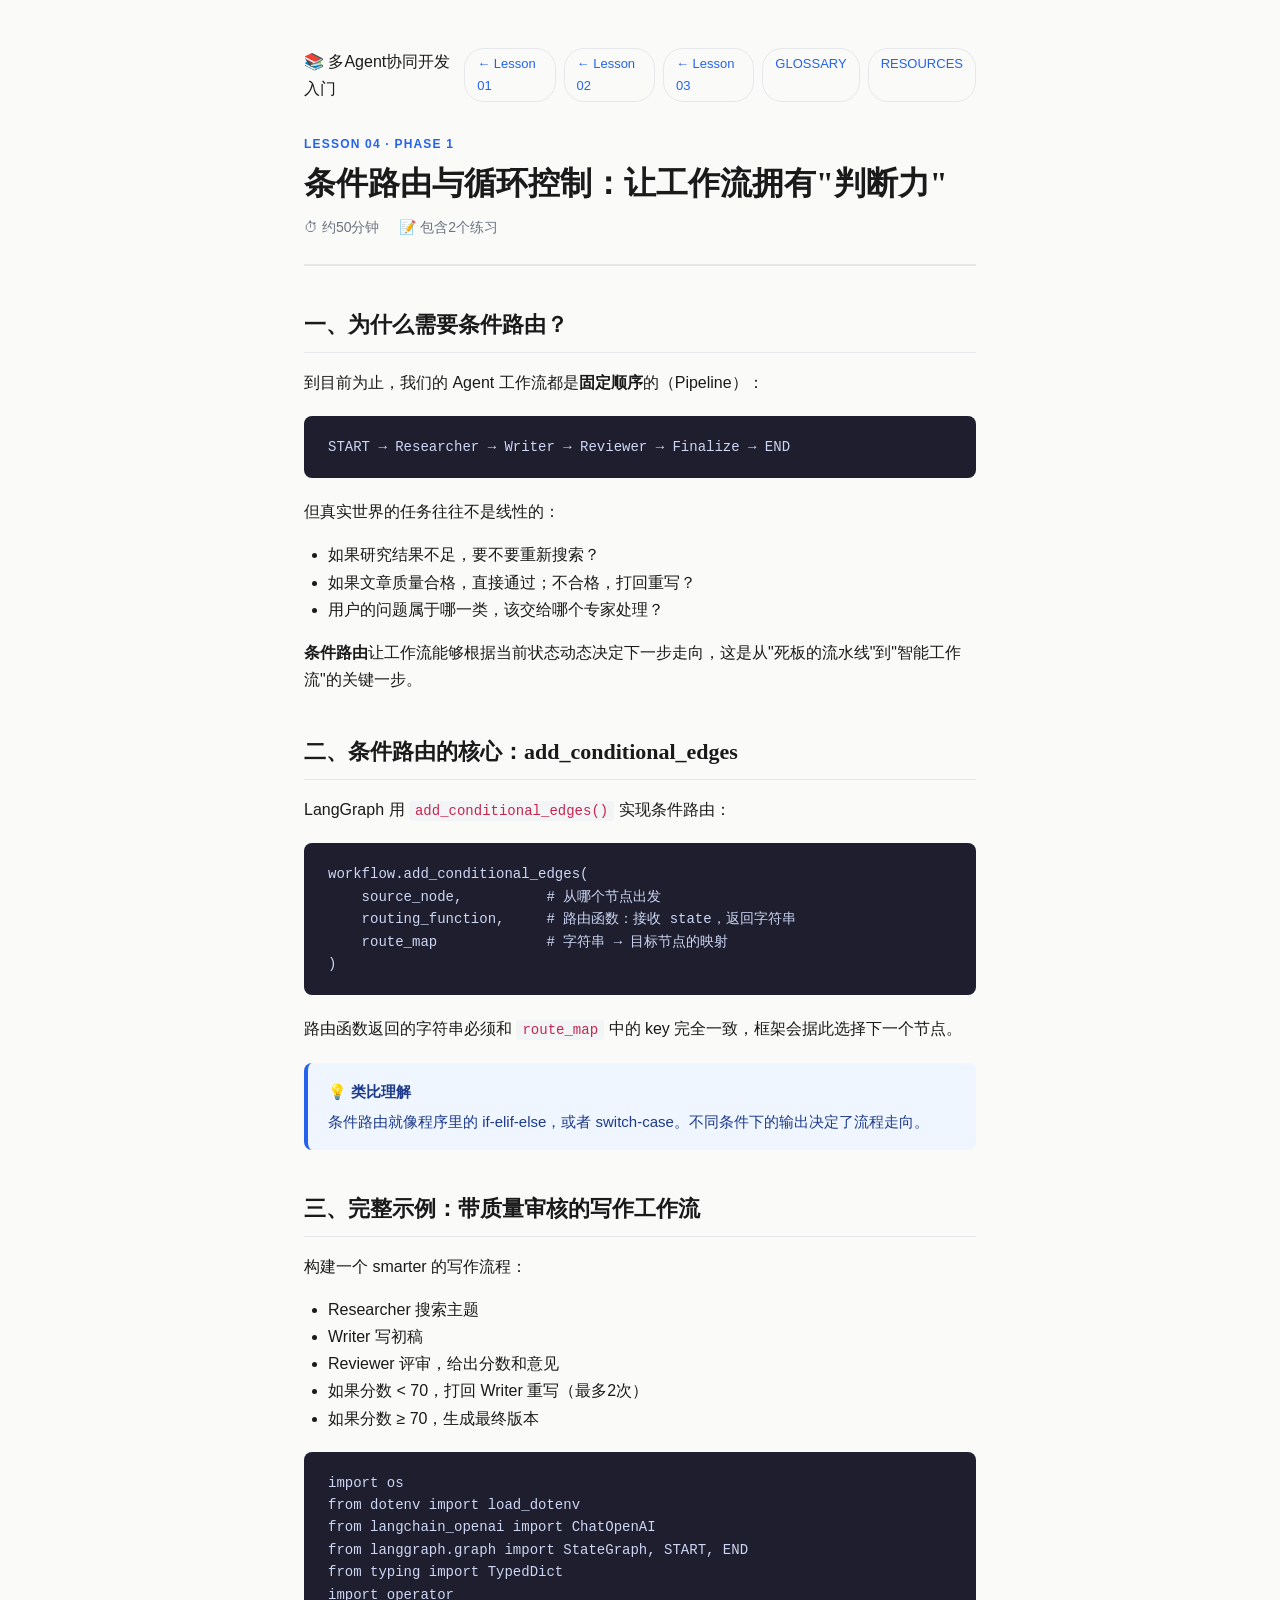
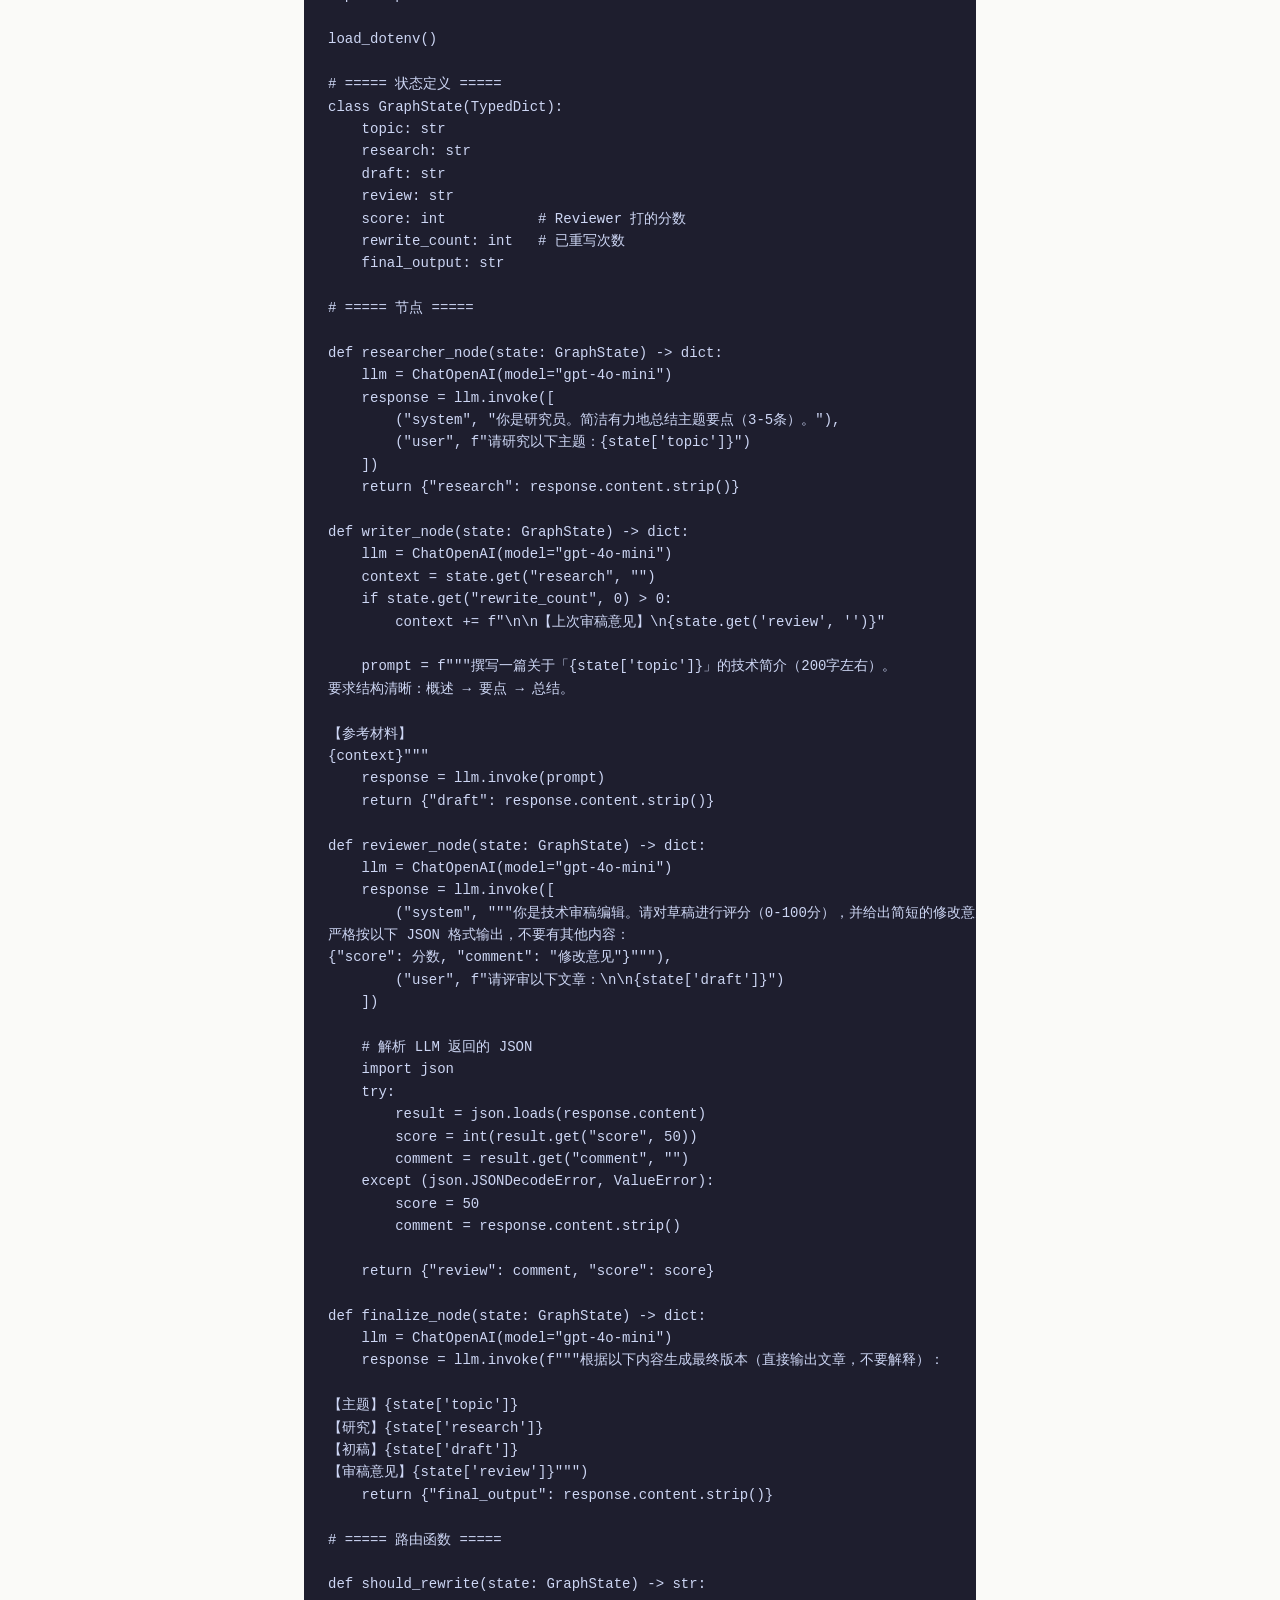
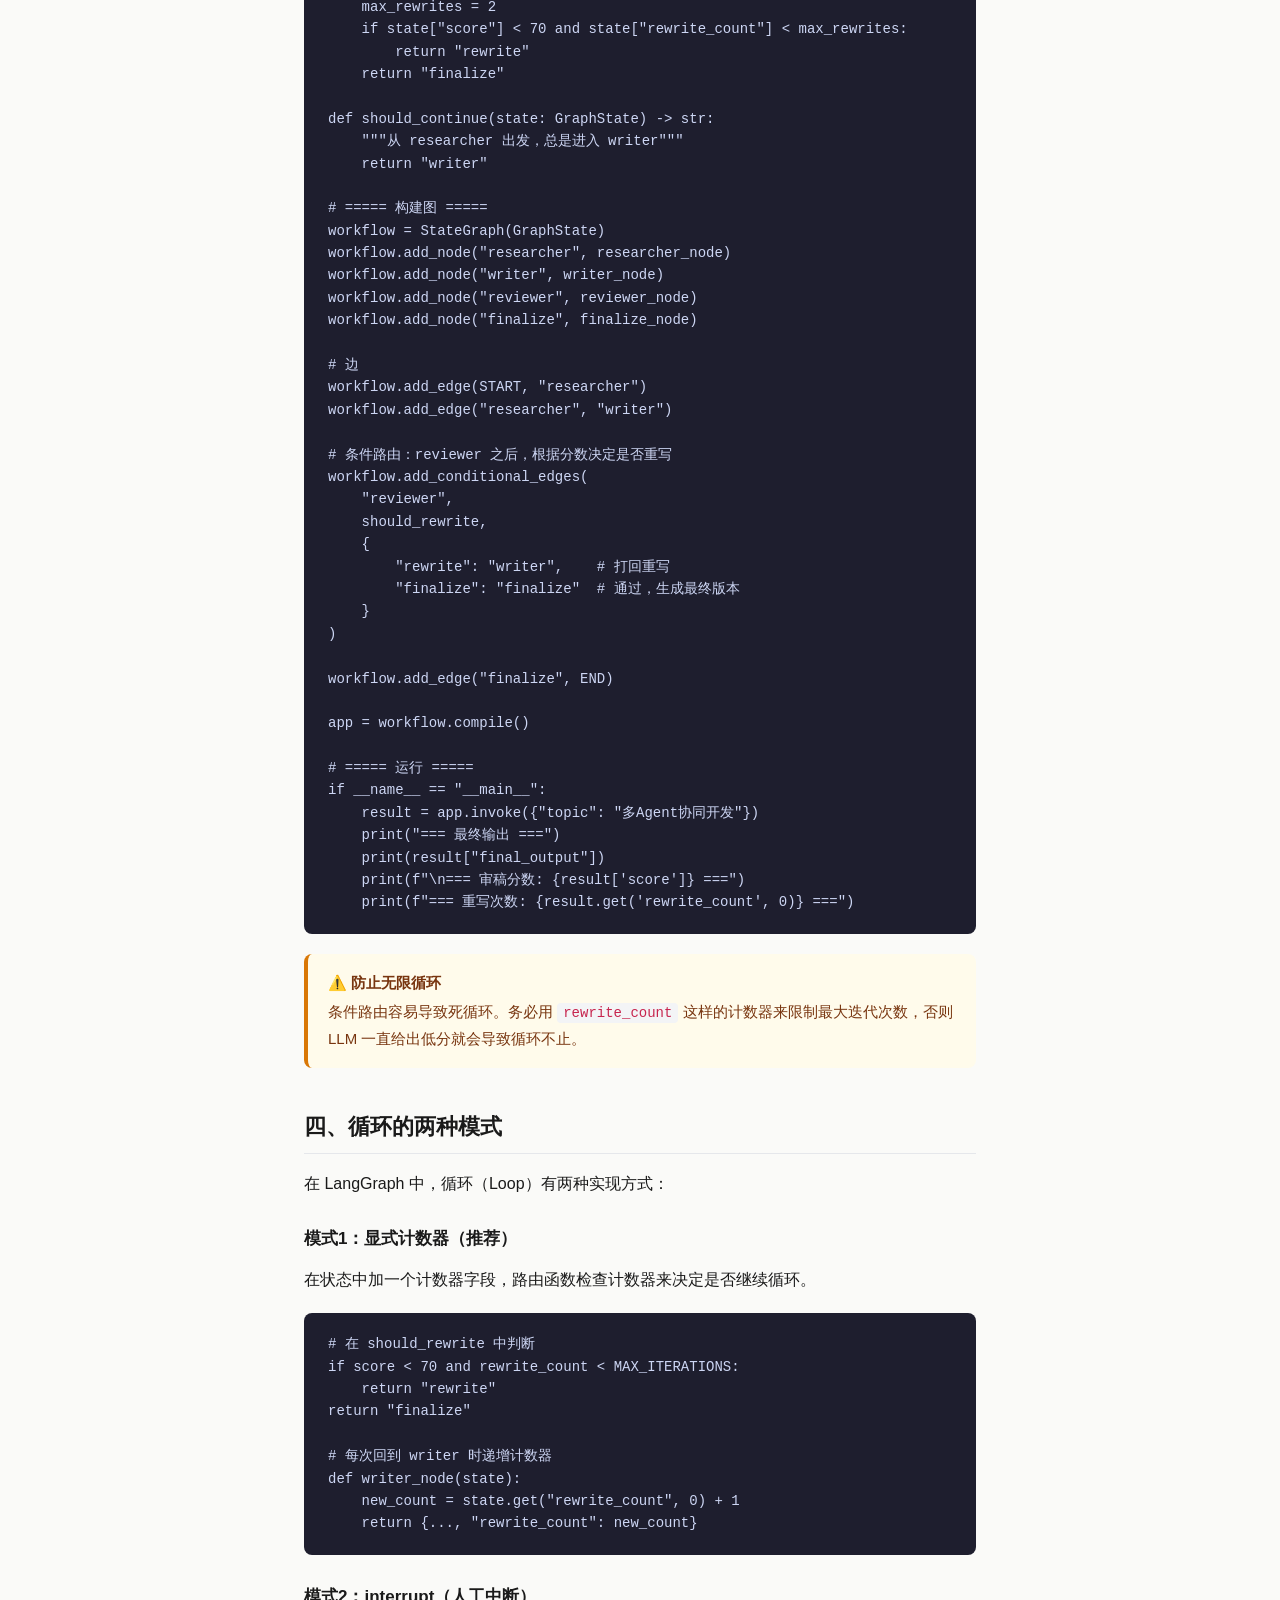
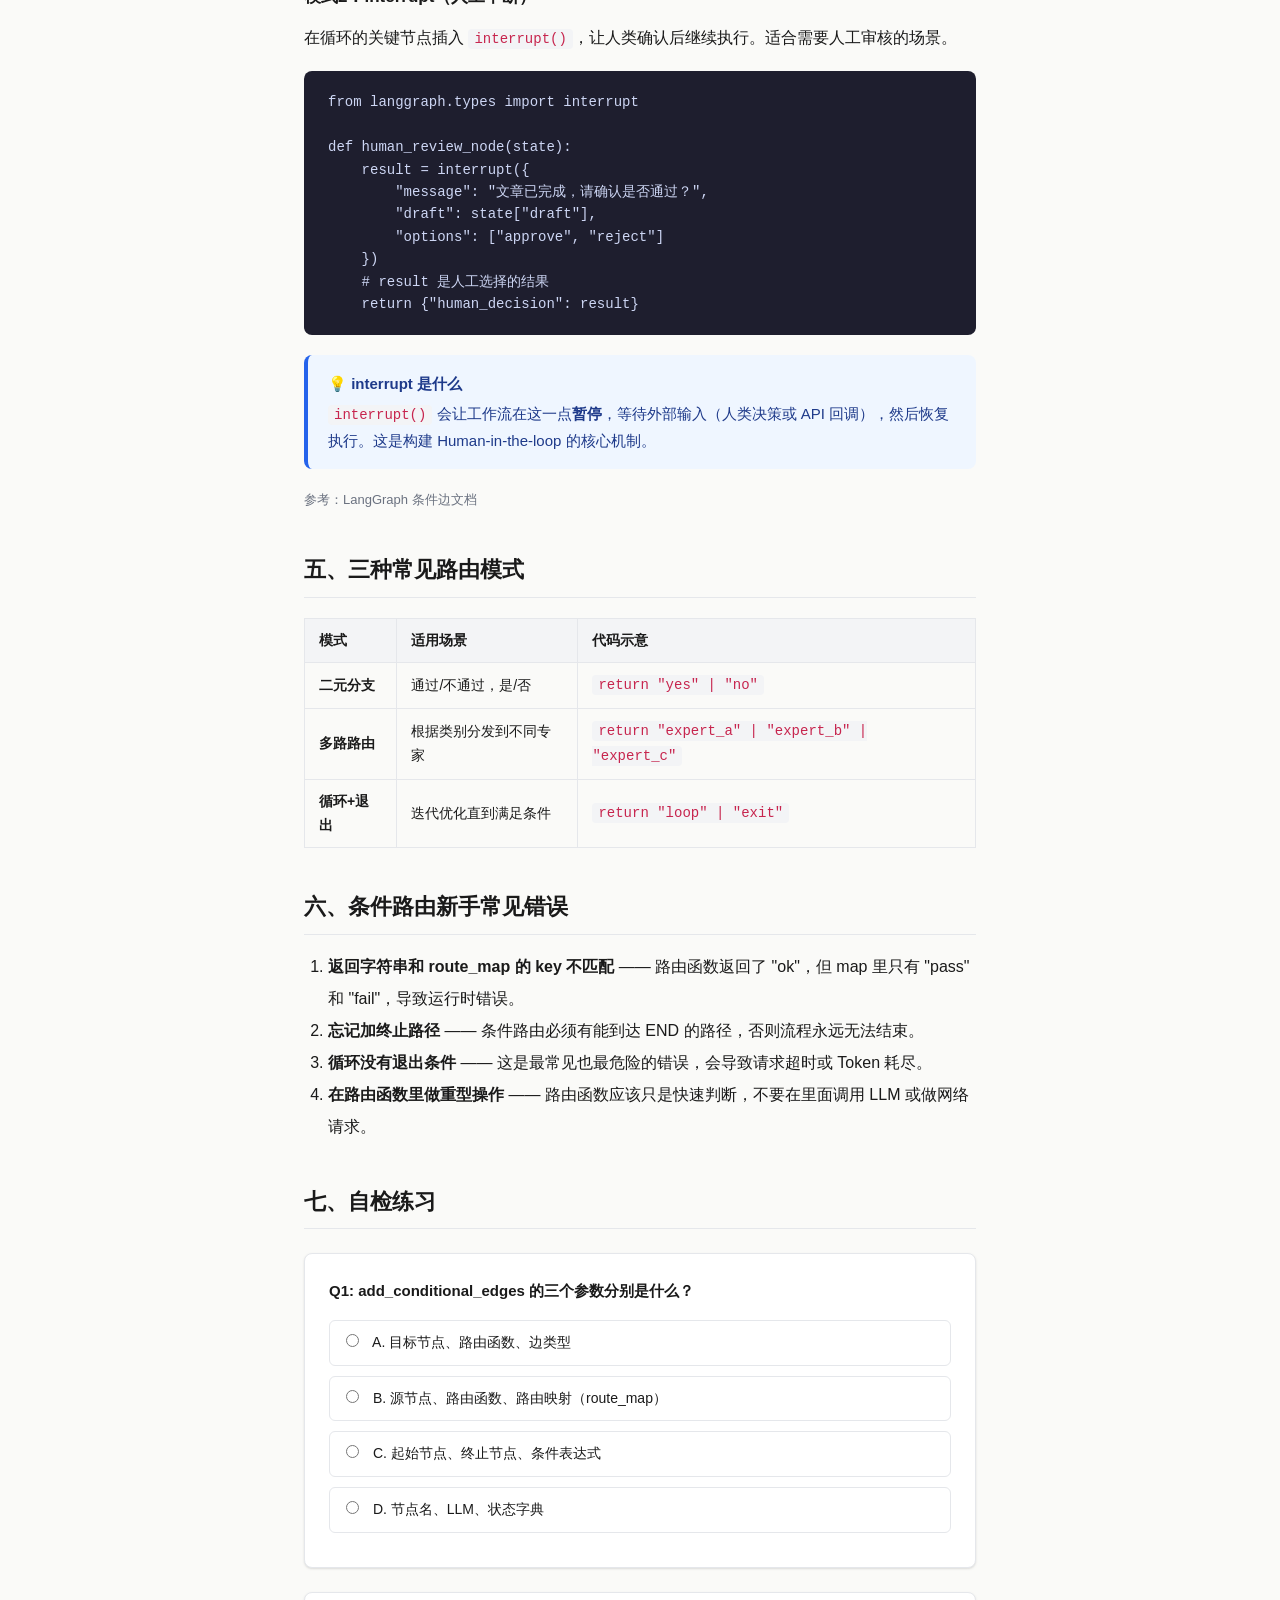
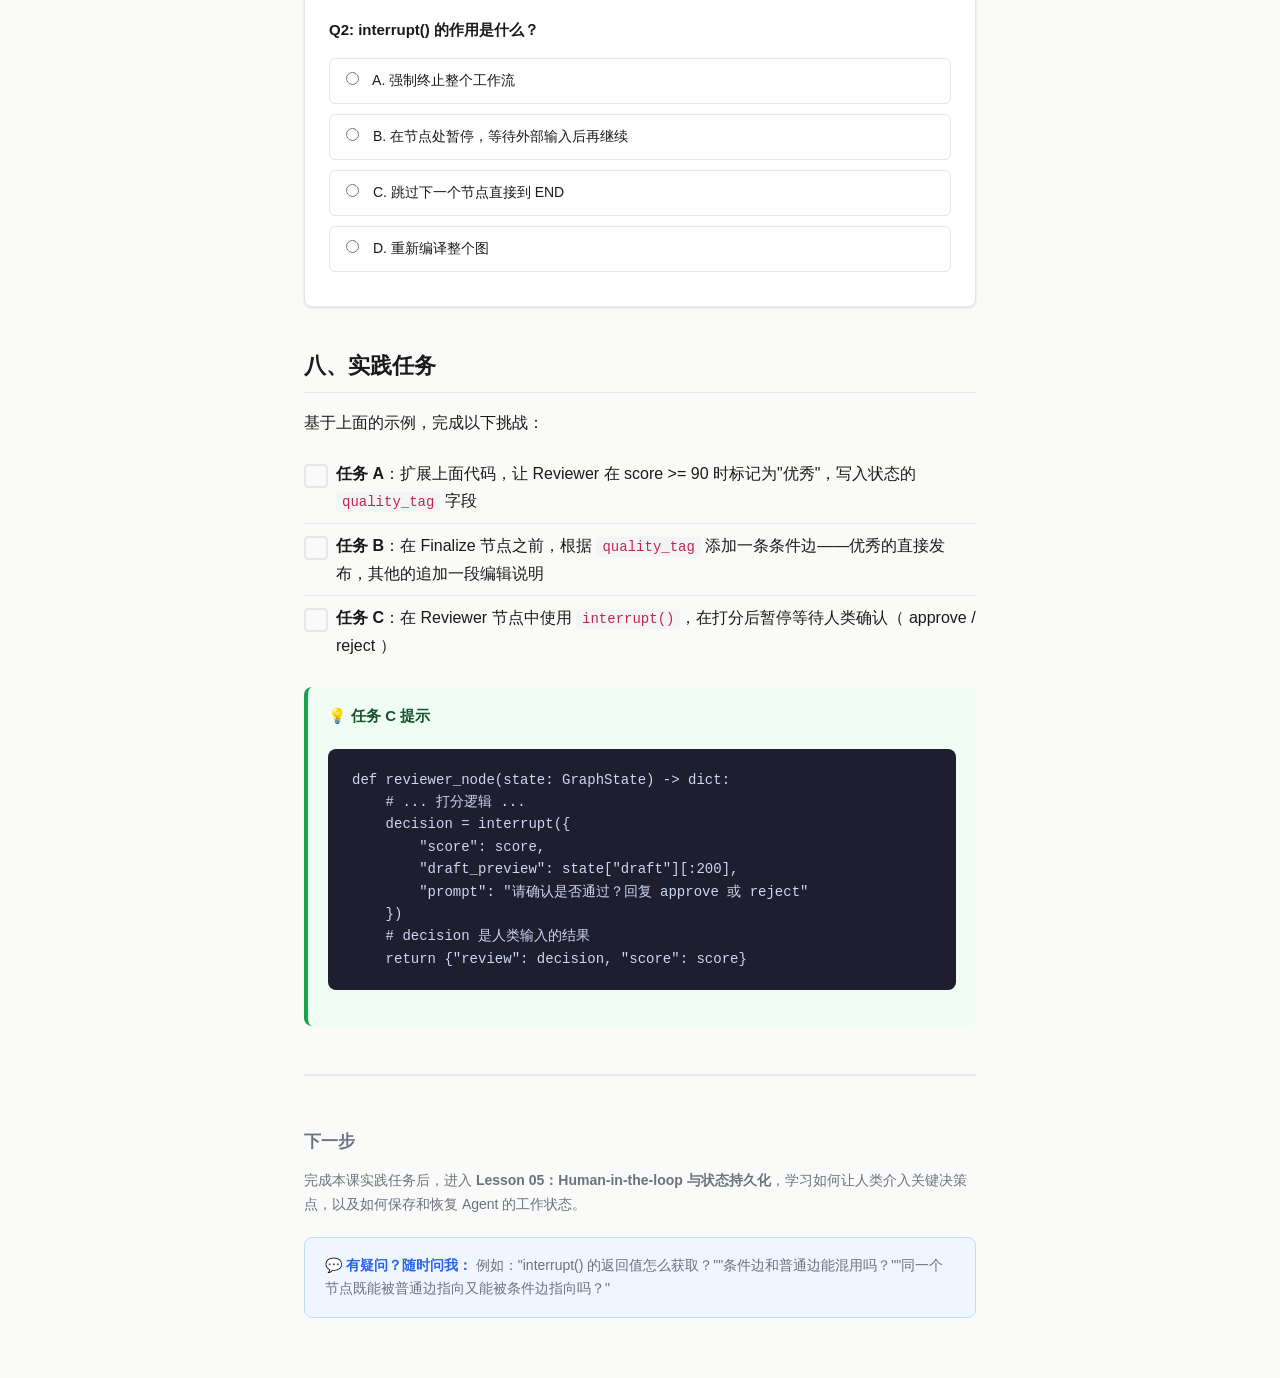
<file: lessons/0004-conditional-routing-and-loops.html>
<!DOCTYPE html>
<html lang="zh-CN">
<head>
  <meta charset="UTF-8">
  <meta name="viewport" content="width=device-width, initial-scale=1.0">
  <title>Lesson 04 — 条件路由与循环控制</title>
  <link rel="stylesheet" href="../assets/styles.css">
</head>
<body>
  <div class="container">

    <nav class="lesson-nav">
      <span>📚 多Agent协同开发入门</span>
      <a href="0001-what-are-multi-agent-systems.html">← Lesson 01</a>
      <a href="0002-langgraph-core-concepts.html">← Lesson 02</a>
      <a href="0003-tool-calling.html">← Lesson 03</a>
      <a href="#">GLOSSARY</a>
      <a href="#">RESOURCES</a>
    </nav>

    <header class="lesson-header">
      <div class="lesson-number">Lesson 04 · Phase 1</div>
      <h1 class="lesson-title">条件路由与循环控制：让工作流拥有"判断力"</h1>
      <div class="lesson-meta">
        <span>⏱ 约50分钟</span>
        <span>📝 包含2个练习</span>
      </div>
    </header>

    <!-- Section 1 -->
    <h2>一、为什么需要条件路由？</h2>

    <p>到目前为止，我们的 Agent 工作流都是<strong>固定顺序</strong>的（Pipeline）：</p>
    <pre><code>START → Researcher → Writer → Reviewer → Finalize → END</code></pre>

    <p>但真实世界的任务往往不是线性的：</p>
    <ul style="margin:12px 0 16px 24px;">
      <li>如果研究结果不足，要不要重新搜索？</li>
      <li>如果文章质量合格，直接通过；不合格，打回重写？</li>
      <li>用户的问题属于哪一类，该交给哪个专家处理？</li>
    </ul>

    <p><strong>条件路由</strong>让工作流能够根据当前状态动态决定下一步走向，这是从"死板的流水线"到"智能工作流"的关键一步。</p>

    <!-- Section 2 -->
    <h2>二、条件路由的核心：add_conditional_edges</h2>

    <p>LangGraph 用 <code>add_conditional_edges()</code> 实现条件路由：</p>

    <pre><code>workflow.add_conditional_edges(
    source_node,          # 从哪个节点出发
    routing_function,     # 路由函数：接收 state，返回字符串
    route_map             # 字符串 → 目标节点的映射
)</code></pre>

    <p>路由函数返回的字符串必须和 <code>route_map</code> 中的 key 完全一致，框架会据此选择下一个节点。</p>

    <div class="callout callout-info">
      <div class="callout-title">💡 类比理解</div>
      条件路由就像程序里的 if-elif-else，或者 switch-case。不同条件下的输出决定了流程走向。
    </div>

    <!-- Section 3 -->
    <h2>三、完整示例：带质量审核的写作工作流</h2>

    <p>构建一个 smarter 的写作流程：</p>
    <ul style="margin:12px 0 16px 24px;">
      <li>Researcher 搜索主题</li>
      <li>Writer 写初稿</li>
      <li>Reviewer 评审，给出分数和意见</li>
      <li>如果分数 &lt; 70，打回 Writer 重写（最多2次）</li>
      <li>如果分数 ≥ 70，生成最终版本</li>
    </ul>

    <pre><code>import os
from dotenv import load_dotenv
from langchain_openai import ChatOpenAI
from langgraph.graph import StateGraph, START, END
from typing import TypedDict
import operator

load_dotenv()

# ===== 状态定义 =====
class GraphState(TypedDict):
    topic: str
    research: str
    draft: str
    review: str
    score: int           # Reviewer 打的分数
    rewrite_count: int   # 已重写次数
    final_output: str

# ===== 节点 =====

def researcher_node(state: GraphState) -> dict:
    llm = ChatOpenAI(model="gpt-4o-mini")
    response = llm.invoke([
        ("system", "你是研究员。简洁有力地总结主题要点（3-5条）。"),
        ("user", f"请研究以下主题：{state['topic']}")
    ])
    return {"research": response.content.strip()}

def writer_node(state: GraphState) -> dict:
    llm = ChatOpenAI(model="gpt-4o-mini")
    context = state.get("research", "")
    if state.get("rewrite_count", 0) > 0:
        context += f"\n\n【上次审稿意见】\n{state.get('review', '')}"
    
    prompt = f"""撰写一篇关于「{state['topic']}」的技术简介（200字左右）。
要求结构清晰：概述 → 要点 → 总结。

【参考材料】
{context}"""
    response = llm.invoke(prompt)
    return {"draft": response.content.strip()}

def reviewer_node(state: GraphState) -> dict:
    llm = ChatOpenAI(model="gpt-4o-mini")
    response = llm.invoke([
        ("system", """你是技术审稿编辑。请对草稿进行评分（0-100分），并给出简短的修改意见。
严格按以下 JSON 格式输出，不要有其他内容：
{"score": 分数, "comment": "修改意见"}"""),
        ("user", f"请评审以下文章：\n\n{state['draft']}")
    ])
    
    # 解析 LLM 返回的 JSON
    import json
    try:
        result = json.loads(response.content)
        score = int(result.get("score", 50))
        comment = result.get("comment", "")
    except (json.JSONDecodeError, ValueError):
        score = 50
        comment = response.content.strip()
    
    return {"review": comment, "score": score}

def finalize_node(state: GraphState) -> dict:
    llm = ChatOpenAI(model="gpt-4o-mini")
    response = llm.invoke(f"""根据以下内容生成最终版本（直接输出文章，不要解释）：

【主题】{state['topic']}
【研究】{state['research']}
【初稿】{state['draft']}
【审稿意见】{state['review']}""")
    return {"final_output": response.content.strip()}

# ===== 路由函数 =====

def should_rewrite(state: GraphState) -> str:
    max_rewrites = 2
    if state["score"] < 70 and state["rewrite_count"] < max_rewrites:
        return "rewrite"
    return "finalize"

def should_continue(state: GraphState) -> str:
    """从 researcher 出发，总是进入 writer"""
    return "writer"

# ===== 构建图 =====
workflow = StateGraph(GraphState)
workflow.add_node("researcher", researcher_node)
workflow.add_node("writer", writer_node)
workflow.add_node("reviewer", reviewer_node)
workflow.add_node("finalize", finalize_node)

# 边
workflow.add_edge(START, "researcher")
workflow.add_edge("researcher", "writer")

# 条件路由：reviewer 之后，根据分数决定是否重写
workflow.add_conditional_edges(
    "reviewer",
    should_rewrite,
    {
        "rewrite": "writer",    # 打回重写
        "finalize": "finalize"  # 通过，生成最终版本
    }
)

workflow.add_edge("finalize", END)

app = workflow.compile()

# ===== 运行 =====
if __name__ == "__main__":
    result = app.invoke({"topic": "多Agent协同开发"})
    print("=== 最终输出 ===")
    print(result["final_output"])
    print(f"\n=== 审稿分数: {result['score']} ===")
    print(f"=== 重写次数: {result.get('rewrite_count', 0)} ===")</code></pre>

    <div class="callout callout-warning">
      <div class="callout-title">⚠️ 防止无限循环</div>
      条件路由容易导致死循环。务必用 <code>rewrite_count</code> 这样的计数器来限制最大迭代次数，否则 LLM 一直给出低分就会导致循环不止。
    </div>

    <!-- Section 4 -->
    <h2>四、循环的两种模式</h2>

    <p>在 LangGraph 中，循环（Loop）有两种实现方式：</p>

    <h3>模式1：显式计数器（推荐）</h3>
    <p>在状态中加一个计数器字段，路由函数检查计数器来决定是否继续循环。</p>
    <pre><code># 在 should_rewrite 中判断
if score < 70 and rewrite_count < MAX_ITERATIONS:
    return "rewrite"
return "finalize"

# 每次回到 writer 时递增计数器
def writer_node(state):
    new_count = state.get("rewrite_count", 0) + 1
    return {..., "rewrite_count": new_count}</code></pre>

    <h3>模式2：interrupt（人工中断）</h3>
    <p>在循环的关键节点插入 <code>interrupt()</code>，让人类确认后继续执行。适合需要人工审核的场景。</p>
    <pre><code>from langgraph.types import interrupt

def human_review_node(state):
    result = interrupt({
        "message": "文章已完成，请确认是否通过？",
        "draft": state["draft"],
        "options": ["approve", "reject"]
    })
    # result 是人工选择的结果
    return {"human_decision": result}</code></pre>

    <div class="callout callout-info">
      <div class="callout-title">💡 interrupt 是什么</div>
      <code>interrupt()</code> 会让工作流在这一点<strong>暂停</strong>，等待外部输入（人类决策或 API 回调），然后恢复执行。这是构建 Human-in-the-loop 的核心机制。
    </div>

    <p class="citation">参考：<a href="https://langchain-ai.github.io/langgraph/concepts/conditional_edges/">LangGraph 条件边文档</a></p>

    <!-- Section 5 -->
    <h2>五、三种常见路由模式</h2>

    <table>
      <thead>
        <tr><th>模式</th><th>适用场景</th><th>代码示意</th></tr>
      </thead>
      <tbody>
        <tr>
          <td><strong>二元分支</strong></td>
          <td>通过/不通过，是/否</td>
          <td><code>return "yes" | "no"</code></td>
        </tr>
        <tr>
          <td><strong>多路路由</strong></td>
          <td>根据类别分发到不同专家</td>
          <td><code>return "expert_a" | "expert_b" | "expert_c"</code></td>
        </tr>
        <tr>
          <td><strong>循环+退出</strong></td>
          <td>迭代优化直到满足条件</td>
          <td><code>return "loop" | "exit"</code></td>
        </tr>
      </tbody>
    </table>

    <!-- Section 6: 常见错误 -->
    <h2>六、条件路由新手常见错误</h2>

    <ol style="margin:12px 0 16px 24px; line-height:2;">
      <li><strong>返回字符串和 route_map 的 key 不匹配</strong> —— 路由函数返回了 "ok"，但 map 里只有 "pass" 和 "fail"，导致运行时错误。</li>
      <li><strong>忘记加终止路径</strong> —— 条件路由必须有能到达 END 的路径，否则流程永远无法结束。</li>
      <li><strong>循环没有退出条件</strong> —— 这是最常见也最危险的错误，会导致请求超时或 Token 耗尽。</li>
      <li><strong>在路由函数里做重型操作</strong> —— 路由函数应该只是快速判断，不要在里面调用 LLM 或做网络请求。</li>
    </ol>

    <!-- Section 7: Quiz -->
    <h2>七、自检练习</h2>

    <div class="quiz" id="quiz1">
      <div class="quiz-question">Q1: add_conditional_edges 的三个参数分别是什么？</div>
      <ul class="quiz-options">
        <li><label><input type="radio" name="q1" value="a"> A. 目标节点、路由函数、边类型</label></li>
        <li><label><input type="radio" name="q1" value="b"> B. 源节点、路由函数、路由映射（route_map）</label></li>
        <li><label><input type="radio" name="q1" value="c"> C. 起始节点、终止节点、条件表达式</label></li>
        <li><label><input type="radio" name="q1" value="d"> D. 节点名、LLM、状态字典</label></li>
      </ul>
      <div class="quiz-feedback" id="q1-feedback"></div>
    </div>

    <div class="quiz" id="quiz2">
      <div class="quiz-question">Q2: interrupt() 的作用是什么？</div>
      <ul class="quiz-options">
        <li><label><input type="radio" name="q2" value="a"> A. 强制终止整个工作流</label></li>
        <li><label><input type="radio" name="q2" value="b"> B. 在节点处暂停，等待外部输入后再继续</label></li>
        <li><label><input type="radio" name="q2" value="c"> C. 跳过下一个节点直接到 END</label></li>
        <li><label><input type="radio" name="q2" value="d"> D. 重新编译整个图</label></li>
      </ul>
      <div class="quiz-feedback" id="q2-feedback"></div>
    </div>

    <!-- Section 8: 实践任务 -->
    <h2>八、实践任务</h2>

    <p>基于上面的示例，完成以下挑战：</p>

    <ul class="checklist">
      <li><strong>任务 A</strong>：扩展上面代码，让 Reviewer 在 score &gt;= 90 时标记为"优秀"，写入状态的 <code>quality_tag</code> 字段</li>
      <li><strong>任务 B</strong>：在 Finalize 节点之前，根据 <code>quality_tag</code> 添加一条条件边——优秀的直接发布，其他的追加一段编辑说明</li>
      <li><strong>任务 C</strong>：在 Reviewer 节点中使用 <code>interrupt()</code>，在打分后暂停等待人类确认（ approve / reject ）</li>
    </ul>

    <div class="callout callout-tip">
      <div class="callout-title">💡 任务 C 提示</div>
      <pre><code>def reviewer_node(state: GraphState) -> dict:
    # ... 打分逻辑 ...
    decision = interrupt({
        "score": score,
        "draft_preview": state["draft"][:200],
        "prompt": "请确认是否通过？回复 approve 或 reject"
    })
    # decision 是人类输入的结果
    return {"review": decision, "score": score}</code></pre>
    </div>

    <!-- Section 9: 下一步 -->
    <div class="lesson-footer">
      <h3>下一步</h3>
      <p>完成本课实践任务后，进入 <strong>Lesson 05：Human-in-the-loop 与状态持久化</strong>，学习如何让人类介入关键决策点，以及如何保存和恢复 Agent 的工作状态。</p>

      <div class="followup-prompt">
        <strong>💬 有疑问？随时问我：</strong>
        例如："interrupt() 的返回值怎么获取？""条件边和普通边能混用吗？""同一个节点既能被普通边指向又能被条件边指向吗？"
      </div>
    </div>

  </div>

  <script>
    const answers = {
      q1: 'b',
      q2: 'b'
    };

    const explanations = {
      q1: 'add_conditional_edges 三个参数依次是：源节点（从哪个节点出发）、路由函数（接收 state 返回字符串）、route_map（字符串到目标节点的映射）。',
      q2: 'interrupt() 在工作流执行到该节点时暂停，等待外部输入（人类决策或 API 回调），拿到结果后恢复执行。这是 Human-in-the-loop 的核心机制。'
    };

    document.querySelectorAll('.quiz-options input[type="radio"]').forEach(radio => {
      radio.addEventListener('change', function() {
        const quiz = this.closest('.quiz');
        const qName = this.name;
        const feedback = quiz.querySelector('.quiz-feedback');
        const selected = this.value;
        const correct = answers[qName];

        if (selected === correct) {
          feedback.className = 'quiz-feedback correct';
          feedback.textContent = '✅ 正确！' + explanations[qName];
        } else {
          feedback.className = 'quiz-feedback incorrect';
          feedback.textContent = '❌ 不对。' + explanations[qName];
        }
      });
    });
  </script>
</body>
</html>
</file>
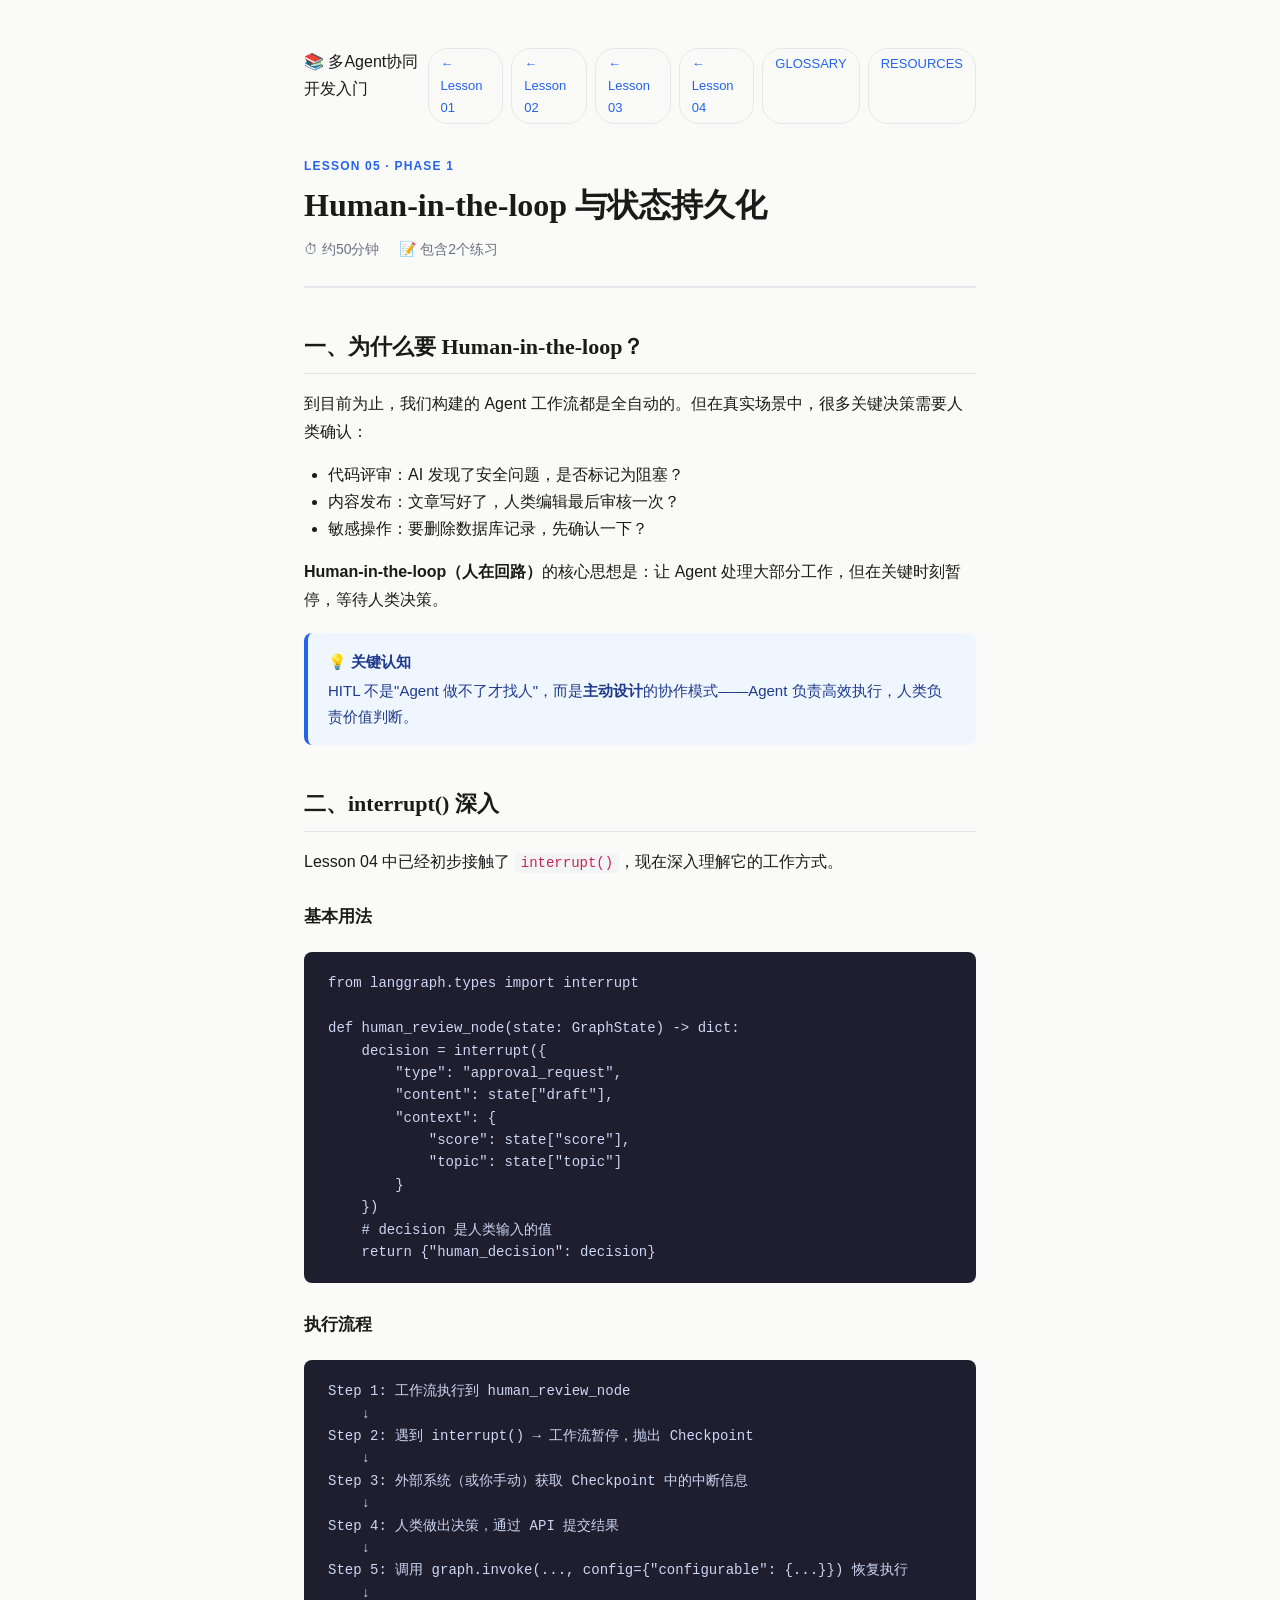
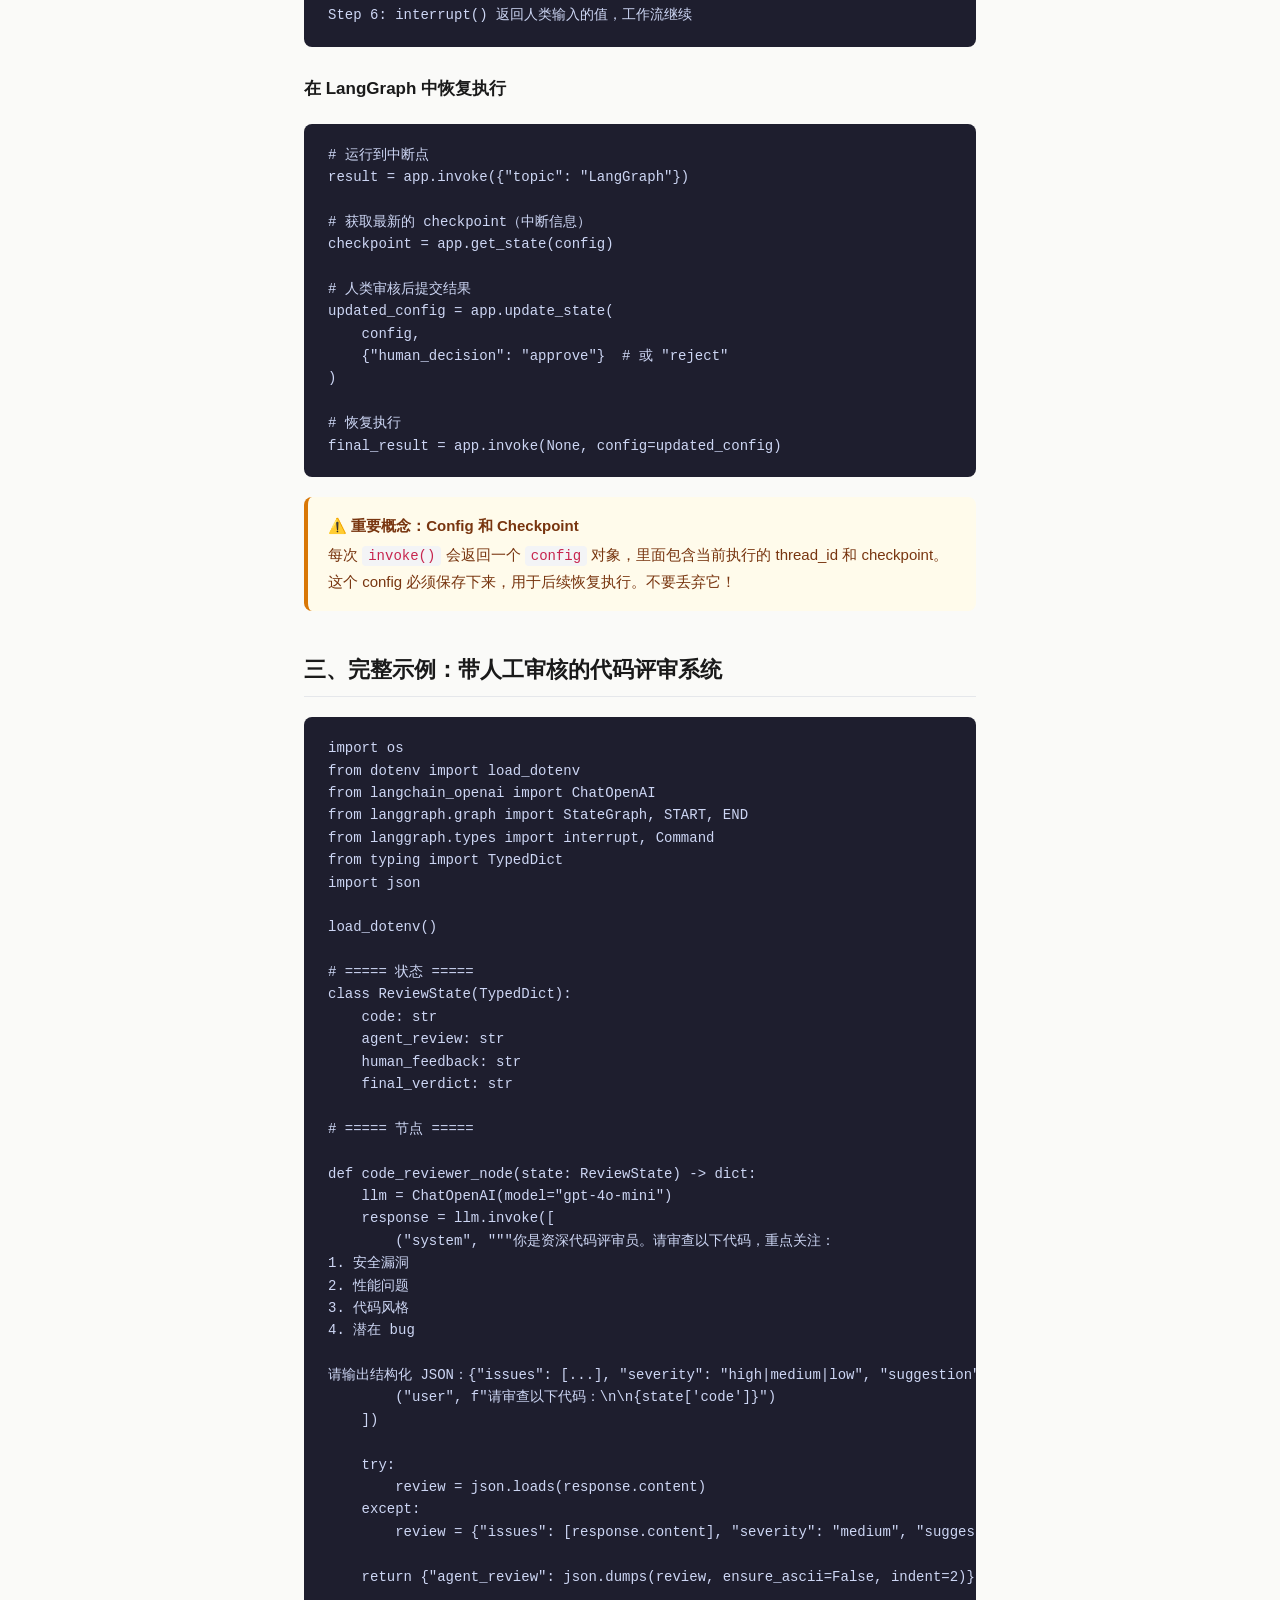
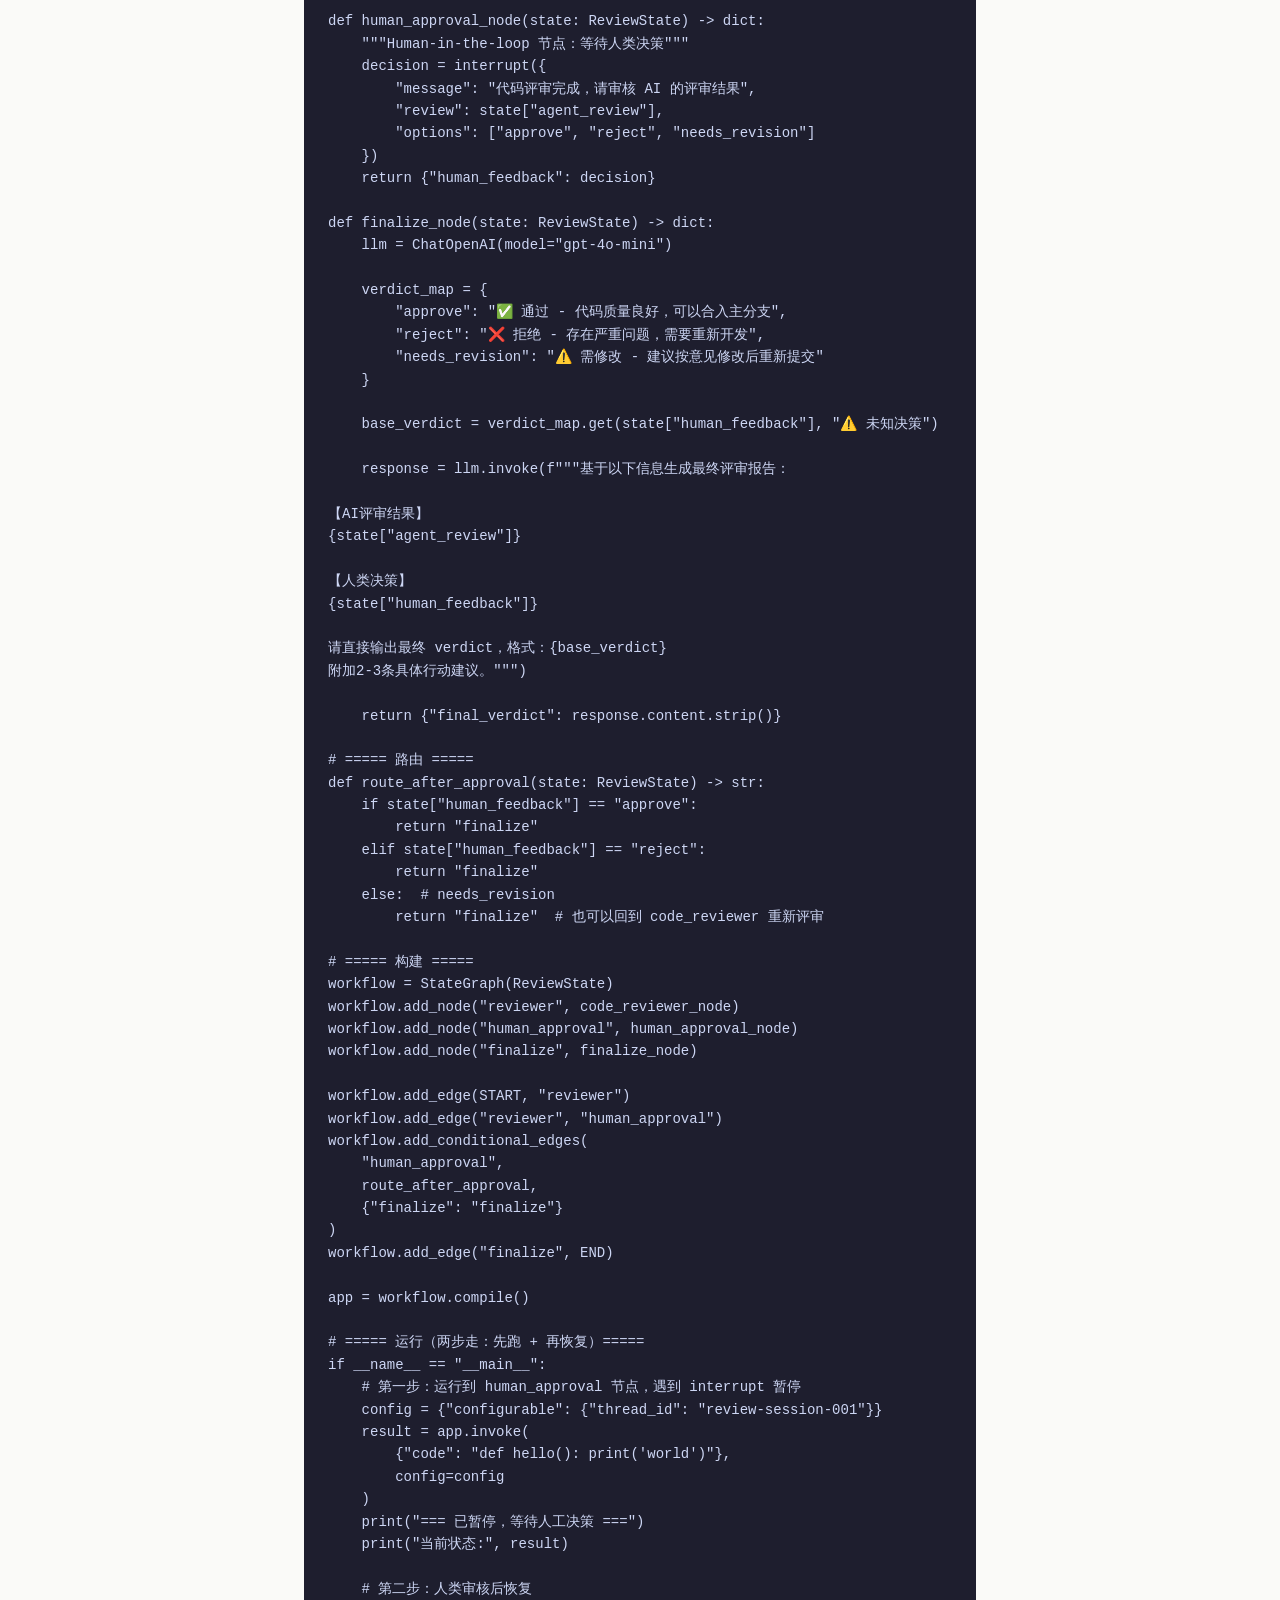
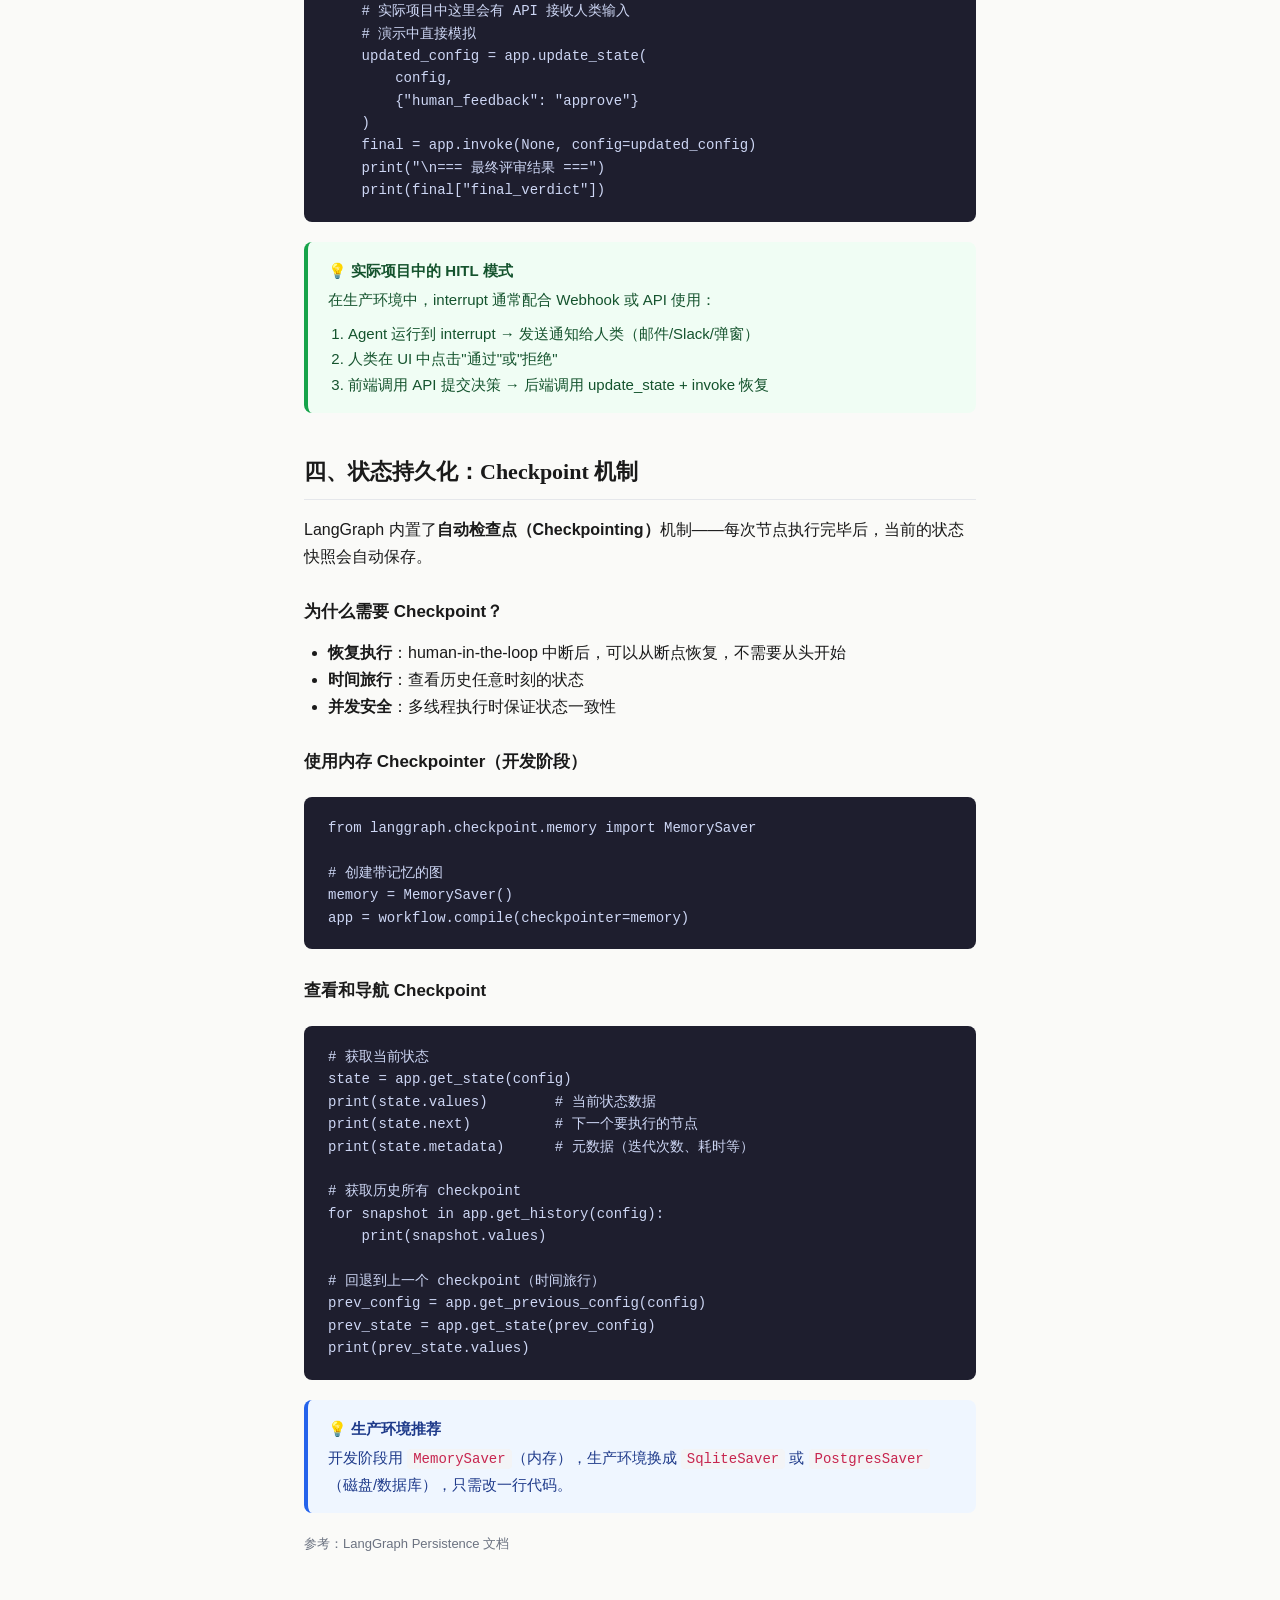
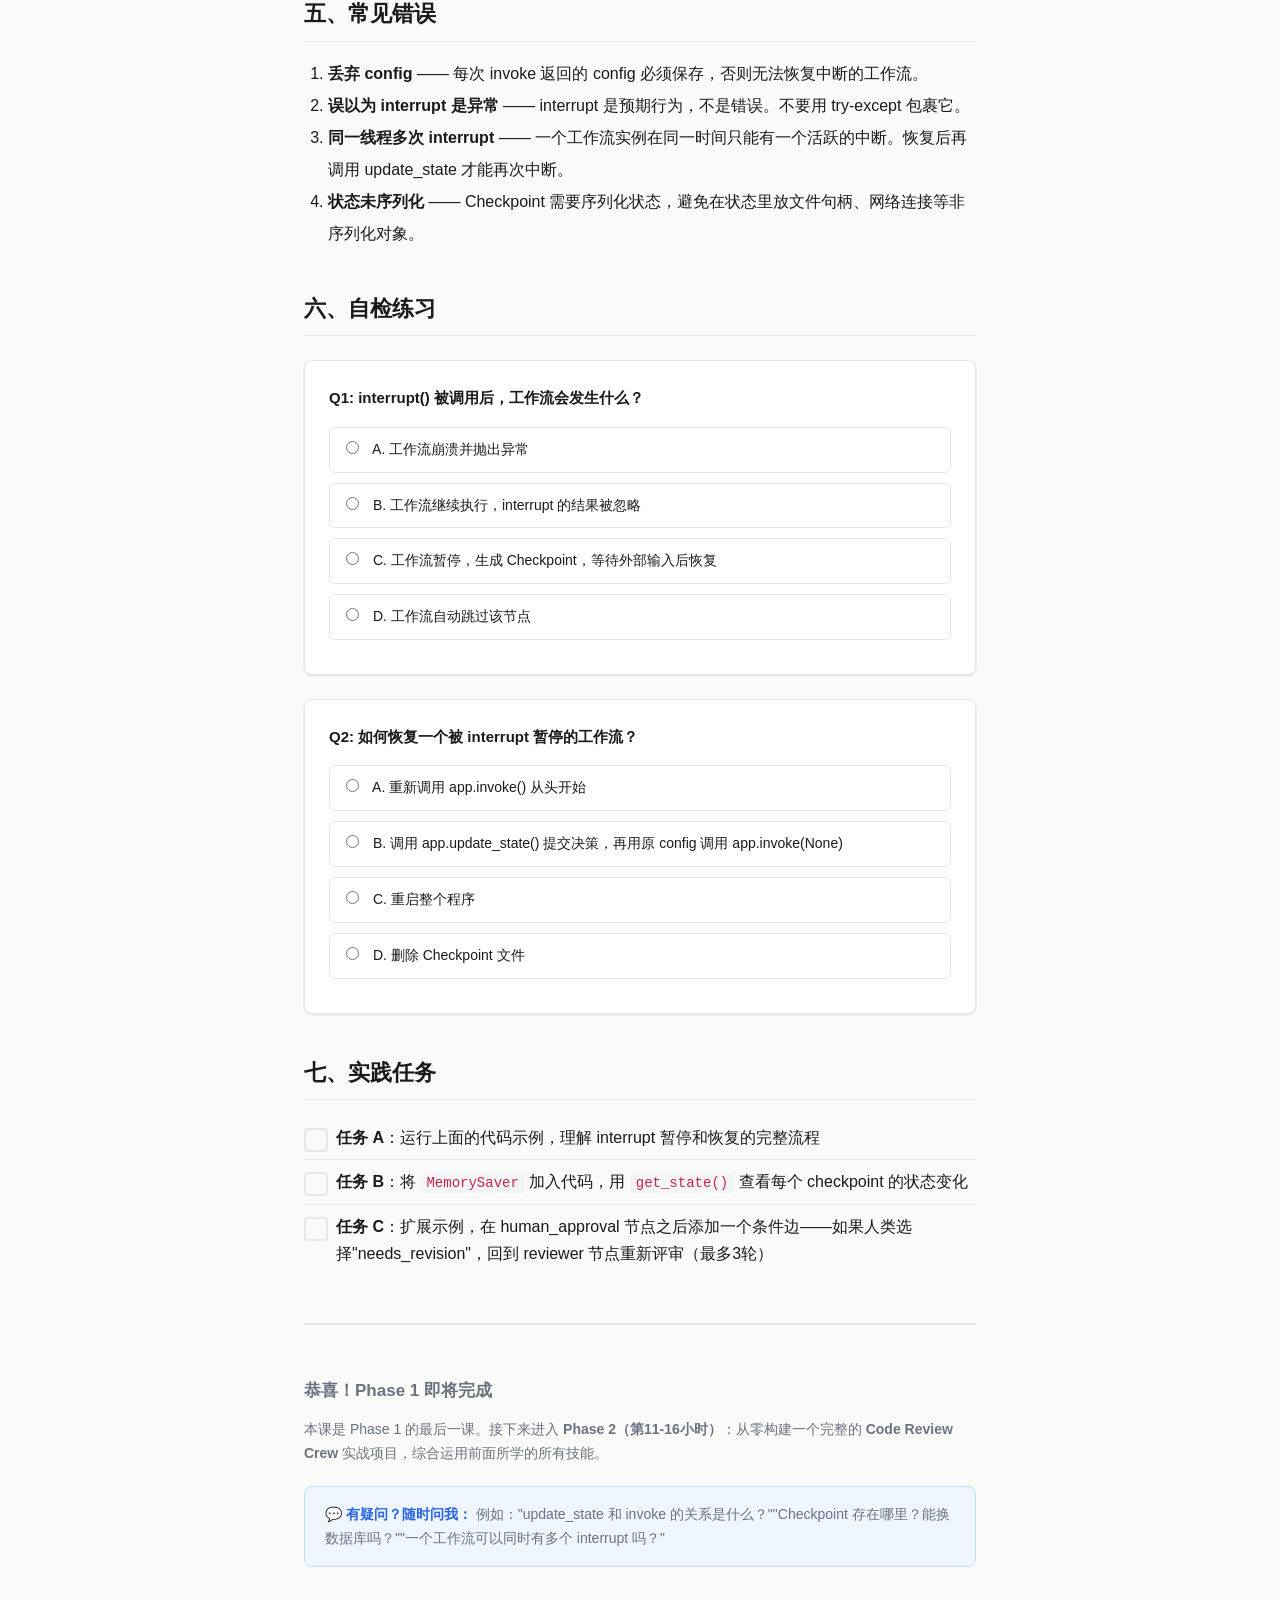
<file: lessons/0005-human-in-the-loop-and-persistence.html>
<!DOCTYPE html>
<html lang="zh-CN">
<head>
  <meta charset="UTF-8">
  <meta name="viewport" content="width=device-width, initial-scale=1.0">
  <title>Lesson 05 — Human-in-the-loop 与状态持久化</title>
  <link rel="stylesheet" href="../assets/styles.css">
</head>
<body>
  <div class="container">

    <nav class="lesson-nav">
      <span>📚 多Agent协同开发入门</span>
      <a href="0001-what-are-multi-agent-systems.html">← Lesson 01</a>
      <a href="0002-langgraph-core-concepts.html">← Lesson 02</a>
      <a href="0003-tool-calling.html">← Lesson 03</a>
      <a href="0004-conditional-routing-and-loops.html">← Lesson 04</a>
      <a href="#">GLOSSARY</a>
      <a href="#">RESOURCES</a>
    </nav>

    <header class="lesson-header">
      <div class="lesson-number">Lesson 05 · Phase 1</div>
      <h1 class="lesson-title">Human-in-the-loop 与状态持久化</h1>
      <div class="lesson-meta">
        <span>⏱ 约50分钟</span>
        <span>📝 包含2个练习</span>
      </div>
    </header>

    <!-- Section 1 -->
    <h2>一、为什么要 Human-in-the-loop？</h2>

    <p>到目前为止，我们构建的 Agent 工作流都是全自动的。但在真实场景中，很多关键决策需要人类确认：</p>
    <ul style="margin:12px 0 16px 24px;">
      <li>代码评审：AI 发现了安全问题，是否标记为阻塞？</li>
      <li>内容发布：文章写好了，人类编辑最后审核一次？</li>
      <li>敏感操作：要删除数据库记录，先确认一下？</li>
    </ul>

    <p><strong>Human-in-the-loop（人在回路）</strong>的核心思想是：让 Agent 处理大部分工作，但在关键时刻暂停，等待人类决策。</p>

    <div class="callout callout-info">
      <div class="callout-title">💡 关键认知</div>
      HITL 不是"Agent 做不了才找人"，而是<strong>主动设计</strong>的协作模式——Agent 负责高效执行，人类负责价值判断。
    </div>

    <!-- Section 2 -->
    <h2>二、interrupt() 深入</h2>

    <p>Lesson 04 中已经初步接触了 <code>interrupt()</code>，现在深入理解它的工作方式。</p>

    <h3>基本用法</h3>
    <pre><code>from langgraph.types import interrupt

def human_review_node(state: GraphState) -> dict:
    decision = interrupt({
        "type": "approval_request",
        "content": state["draft"],
        "context": {
            "score": state["score"],
            "topic": state["topic"]
        }
    })
    # decision 是人类输入的值
    return {"human_decision": decision}</code></pre>

    <h3>执行流程</h3>
    <pre><code>Step 1: 工作流执行到 human_review_node
    ↓
Step 2: 遇到 interrupt() → 工作流暂停，抛出 Checkpoint
    ↓
Step 3: 外部系统（或你手动）获取 Checkpoint 中的中断信息
    ↓
Step 4: 人类做出决策，通过 API 提交结果
    ↓
Step 5: 调用 graph.invoke(..., config={"configurable": {...}}) 恢复执行
    ↓
Step 6: interrupt() 返回人类输入的值，工作流继续</code></pre>

    <h3>在 LangGraph 中恢复执行</h3>
    <pre><code># 运行到中断点
result = app.invoke({"topic": "LangGraph"})

# 获取最新的 checkpoint（中断信息）
checkpoint = app.get_state(config)

# 人类审核后提交结果
updated_config = app.update_state(
    config,
    {"human_decision": "approve"}  # 或 "reject"
)

# 恢复执行
final_result = app.invoke(None, config=updated_config)</code></pre>

    <div class="callout callout-warning">
      <div class="callout-title">⚠️ 重要概念：Config 和 Checkpoint</div>
      每次 <code>invoke()</code> 会返回一个 <code>config</code> 对象，里面包含当前执行的 thread_id 和 checkpoint。这个 config 必须保存下来，用于后续恢复执行。不要丢弃它！
    </div>

    <!-- Section 3 -->
    <h2>三、完整示例：带人工审核的代码评审系统</h2>

    <pre><code>import os
from dotenv import load_dotenv
from langchain_openai import ChatOpenAI
from langgraph.graph import StateGraph, START, END
from langgraph.types import interrupt, Command
from typing import TypedDict
import json

load_dotenv()

# ===== 状态 =====
class ReviewState(TypedDict):
    code: str
    agent_review: str
    human_feedback: str
    final_verdict: str

# ===== 节点 =====

def code_reviewer_node(state: ReviewState) -> dict:
    llm = ChatOpenAI(model="gpt-4o-mini")
    response = llm.invoke([
        ("system", """你是资深代码评审员。请审查以下代码，重点关注：
1. 安全漏洞
2. 性能问题  
3. 代码风格
4. 潜在 bug

请输出结构化 JSON：{"issues": [...], "severity": "high|medium|low", "suggestion": "..."}"""),
        ("user", f"请审查以下代码：\n\n{state['code']}")
    ])
    
    try:
        review = json.loads(response.content)
    except:
        review = {"issues": [response.content], "severity": "medium", "suggestion": "需人工复核"}
    
    return {"agent_review": json.dumps(review, ensure_ascii=False, indent=2)}

def human_approval_node(state: ReviewState) -> dict:
    """Human-in-the-loop 节点：等待人类决策"""
    decision = interrupt({
        "message": "代码评审完成，请审核 AI 的评审结果",
        "review": state["agent_review"],
        "options": ["approve", "reject", "needs_revision"]
    })
    return {"human_feedback": decision}

def finalize_node(state: ReviewState) -> dict:
    llm = ChatOpenAI(model="gpt-4o-mini")
    
    verdict_map = {
        "approve": "✅ 通过 - 代码质量良好，可以合入主分支",
        "reject": "❌ 拒绝 - 存在严重问题，需要重新开发",
        "needs_revision": "⚠️ 需修改 - 建议按意见修改后重新提交"
    }
    
    base_verdict = verdict_map.get(state["human_feedback"], "⚠️ 未知决策")
    
    response = llm.invoke(f"""基于以下信息生成最终评审报告：

【AI评审结果】
{state["agent_review"]}

【人类决策】
{state["human_feedback"]}

请直接输出最终 verdict，格式：{base_verdict}
附加2-3条具体行动建议。""")
    
    return {"final_verdict": response.content.strip()}

# ===== 路由 =====
def route_after_approval(state: ReviewState) -> str:
    if state["human_feedback"] == "approve":
        return "finalize"
    elif state["human_feedback"] == "reject":
        return "finalize"
    else:  # needs_revision
        return "finalize"  # 也可以回到 code_reviewer 重新评审

# ===== 构建 =====
workflow = StateGraph(ReviewState)
workflow.add_node("reviewer", code_reviewer_node)
workflow.add_node("human_approval", human_approval_node)
workflow.add_node("finalize", finalize_node)

workflow.add_edge(START, "reviewer")
workflow.add_edge("reviewer", "human_approval")
workflow.add_conditional_edges(
    "human_approval",
    route_after_approval,
    {"finalize": "finalize"}
)
workflow.add_edge("finalize", END)

app = workflow.compile()

# ===== 运行（两步走：先跑 + 再恢复）=====
if __name__ == "__main__":
    # 第一步：运行到 human_approval 节点，遇到 interrupt 暂停
    config = {"configurable": {"thread_id": "review-session-001"}}
    result = app.invoke(
        {"code": "def hello(): print('world')"},
        config=config
    )
    print("=== 已暂停，等待人工决策 ===")
    print("当前状态:", result)
    
    # 第二步：人类审核后恢复
    # 实际项目中这里会有 API 接收人类输入
    # 演示中直接模拟
    updated_config = app.update_state(
        config,
        {"human_feedback": "approve"}
    )
    final = app.invoke(None, config=updated_config)
    print("\n=== 最终评审结果 ===")
    print(final["final_verdict"])</code></pre>

    <div class="callout callout-tip">
      <div class="callout-title">💡 实际项目中的 HITL 模式</div>
      在生产环境中，interrupt 通常配合 Webhook 或 API 使用：
      <ol style="margin-top:8px; padding-left:20px;">
        <li>Agent 运行到 interrupt → 发送通知给人类（邮件/Slack/弹窗）</li>
        <li>人类在 UI 中点击"通过"或"拒绝"</li>
        <li>前端调用 API 提交决策 → 后端调用 update_state + invoke 恢复</li>
      </ol>
    </div>

    <!-- Section 4 -->
    <h2>四、状态持久化：Checkpoint 机制</h2>

    <p>LangGraph 内置了<strong>自动检查点（Checkpointing）</strong>机制——每次节点执行完毕后，当前的状态快照会自动保存。</p>

    <h3>为什么需要 Checkpoint？</h3>
    <ul style="margin:12px 0 16px 24px;">
      <li><strong>恢复执行</strong>：human-in-the-loop 中断后，可以从断点恢复，不需要从头开始</li>
      <li><strong>时间旅行</strong>：查看历史任意时刻的状态</li>
      <li><strong>并发安全</strong>：多线程执行时保证状态一致性</li>
    </ul>

    <h3>使用内存 Checkpointer（开发阶段）</h3>
    <pre><code>from langgraph.checkpoint.memory import MemorySaver

# 创建带记忆的图
memory = MemorySaver()
app = workflow.compile(checkpointer=memory)</code></pre>

    <h3>查看和导航 Checkpoint</h3>
    <pre><code># 获取当前状态
state = app.get_state(config)
print(state.values)        # 当前状态数据
print(state.next)          # 下一个要执行的节点
print(state.metadata)      # 元数据（迭代次数、耗时等）

# 获取历史所有 checkpoint
for snapshot in app.get_history(config):
    print(snapshot.values)

# 回退到上一个 checkpoint（时间旅行）
prev_config = app.get_previous_config(config)
prev_state = app.get_state(prev_config)
print(prev_state.values)</code></pre>

    <div class="callout callout-info">
      <div class="callout-title">💡 生产环境推荐</div>
      开发阶段用 <code>MemorySaver</code>（内存），生产环境换成 <code>SqliteSaver</code> 或 <code>PostgresSaver</code>（磁盘/数据库），只需改一行代码。
    </div>

    <p class="citation">参考：<a href="https://langchain-ai.github.io/langgraph/concepts/persistence/">LangGraph Persistence 文档</a></p>

    <!-- Section 5 -->
    <h2>五、常见错误</h2>

    <ol style="margin:12px 0 16px 24px; line-height:2;">
      <li><strong>丢弃 config</strong> —— 每次 invoke 返回的 config 必须保存，否则无法恢复中断的工作流。</li>
      <li><strong>误以为 interrupt 是异常</strong> —— interrupt 是预期行为，不是错误。不要用 try-except 包裹它。</li>
      <li><strong>同一线程多次 interrupt</strong> —— 一个工作流实例在同一时间只能有一个活跃的中断。恢复后再调用 update_state 才能再次中断。</li>
      <li><strong>状态未序列化</strong> —— Checkpoint 需要序列化状态，避免在状态里放文件句柄、网络连接等非序列化对象。</li>
    </ol>

    <!-- Section 6: Quiz -->
    <h2>六、自检练习</h2>

    <div class="quiz" id="quiz1">
      <div class="quiz-question">Q1: interrupt() 被调用后，工作流会发生什么？</div>
      <ul class="quiz-options">
        <li><label><input type="radio" name="q1" value="a"> A. 工作流崩溃并抛出异常</label></li>
        <li><label><input type="radio" name="q1" value="b"> B. 工作流继续执行，interrupt 的结果被忽略</label></li>
        <li><label><input type="radio" name="q1" value="c"> C. 工作流暂停，生成 Checkpoint，等待外部输入后恢复</label></li>
        <li><label><input type="radio" name="q1" value="d"> D. 工作流自动跳过该节点</label></li>
      </ul>
      <div class="quiz-feedback" id="q1-feedback"></div>
    </div>

    <div class="quiz" id="quiz2">
      <div class="quiz-question">Q2: 如何恢复一个被 interrupt 暂停的工作流？</div>
      <ul class="quiz-options">
        <li><label><input type="radio" name="q2" value="a"> A. 重新调用 app.invoke() 从头开始</label></li>
        <li><label><input type="radio" name="q2" value="b"> B. 调用 app.update_state() 提交决策，再用原 config 调用 app.invoke(None)</label></li>
        <li><label><input type="radio" name="q2" value="c"> C. 重启整个程序</label></li>
        <li><label><input type="radio" name="q2" value="d"> D. 删除 Checkpoint 文件</label></li>
      </ul>
      <div class="quiz-feedback" id="q2-feedback"></div>
    </div>

    <!-- Section 7: 实践任务 -->
    <h2>七、实践任务</h2>

    <ul class="checklist">
      <li><strong>任务 A</strong>：运行上面的代码示例，理解 interrupt 暂停和恢复的完整流程</li>
      <li><strong>任务 B</strong>：将 <code>MemorySaver</code> 加入代码，用 <code>get_state()</code> 查看每个 checkpoint 的状态变化</li>
      <li><strong>任务 C</strong>：扩展示例，在 human_approval 节点之后添加一个条件边——如果人类选择"needs_revision"，回到 reviewer 节点重新评审（最多3轮）</li>
    </ul>

    <!-- Section 8: 下一步 -->
    <div class="lesson-footer">
      <h3>恭喜！Phase 1 即将完成</h3>
      <p>本课是 Phase 1 的最后一课。接下来进入 <strong>Phase 2（第11-16小时）</strong>：从零构建一个完整的 <strong>Code Review Crew</strong> 实战项目，综合运用前面所学的所有技能。</p>

      <div class="followup-prompt">
        <strong>💬 有疑问？随时问我：</strong>
        例如："update_state 和 invoke 的关系是什么？""Checkpoint 存在哪里？能换数据库吗？""一个工作流可以同时有多个 interrupt 吗？"
      </div>
    </div>

  </div>

  <script>
    const answers = {
      q1: 'c',
      q2: 'b'
    };

    const explanations = {
      q1: 'interrupt() 是 LangGraph 设计的预期行为：它暂停工作流执行，保存当前状态的 Checkpoint，等待外部（人类或系统）输入后再恢复。不是异常，不需要 try-except。',
      q2: '正确的恢复流程是：先用 update_state() 提交人类的决策结果，然后用保存下来的 config 再次调用 invoke(None)，工作流会从中断点继续执行。'
    };

    document.querySelectorAll('.quiz-options input[type="radio"]').forEach(radio => {
      radio.addEventListener('change', function() {
        const quiz = this.closest('.quiz');
        const qName = this.name;
        const feedback = quiz.querySelector('.quiz-feedback');
        const selected = this.value;
        const correct = answers[qName];

        if (selected === correct) {
          feedback.className = 'quiz-feedback correct';
          feedback.textContent = '✅ 正确！' + explanations[qName];
        } else {
          feedback.className = 'quiz-feedback incorrect';
          feedback.textContent = '❌ 不对。' + explanations[qName];
        }
      });
    });
  </script>
</body>
</html>
</file>
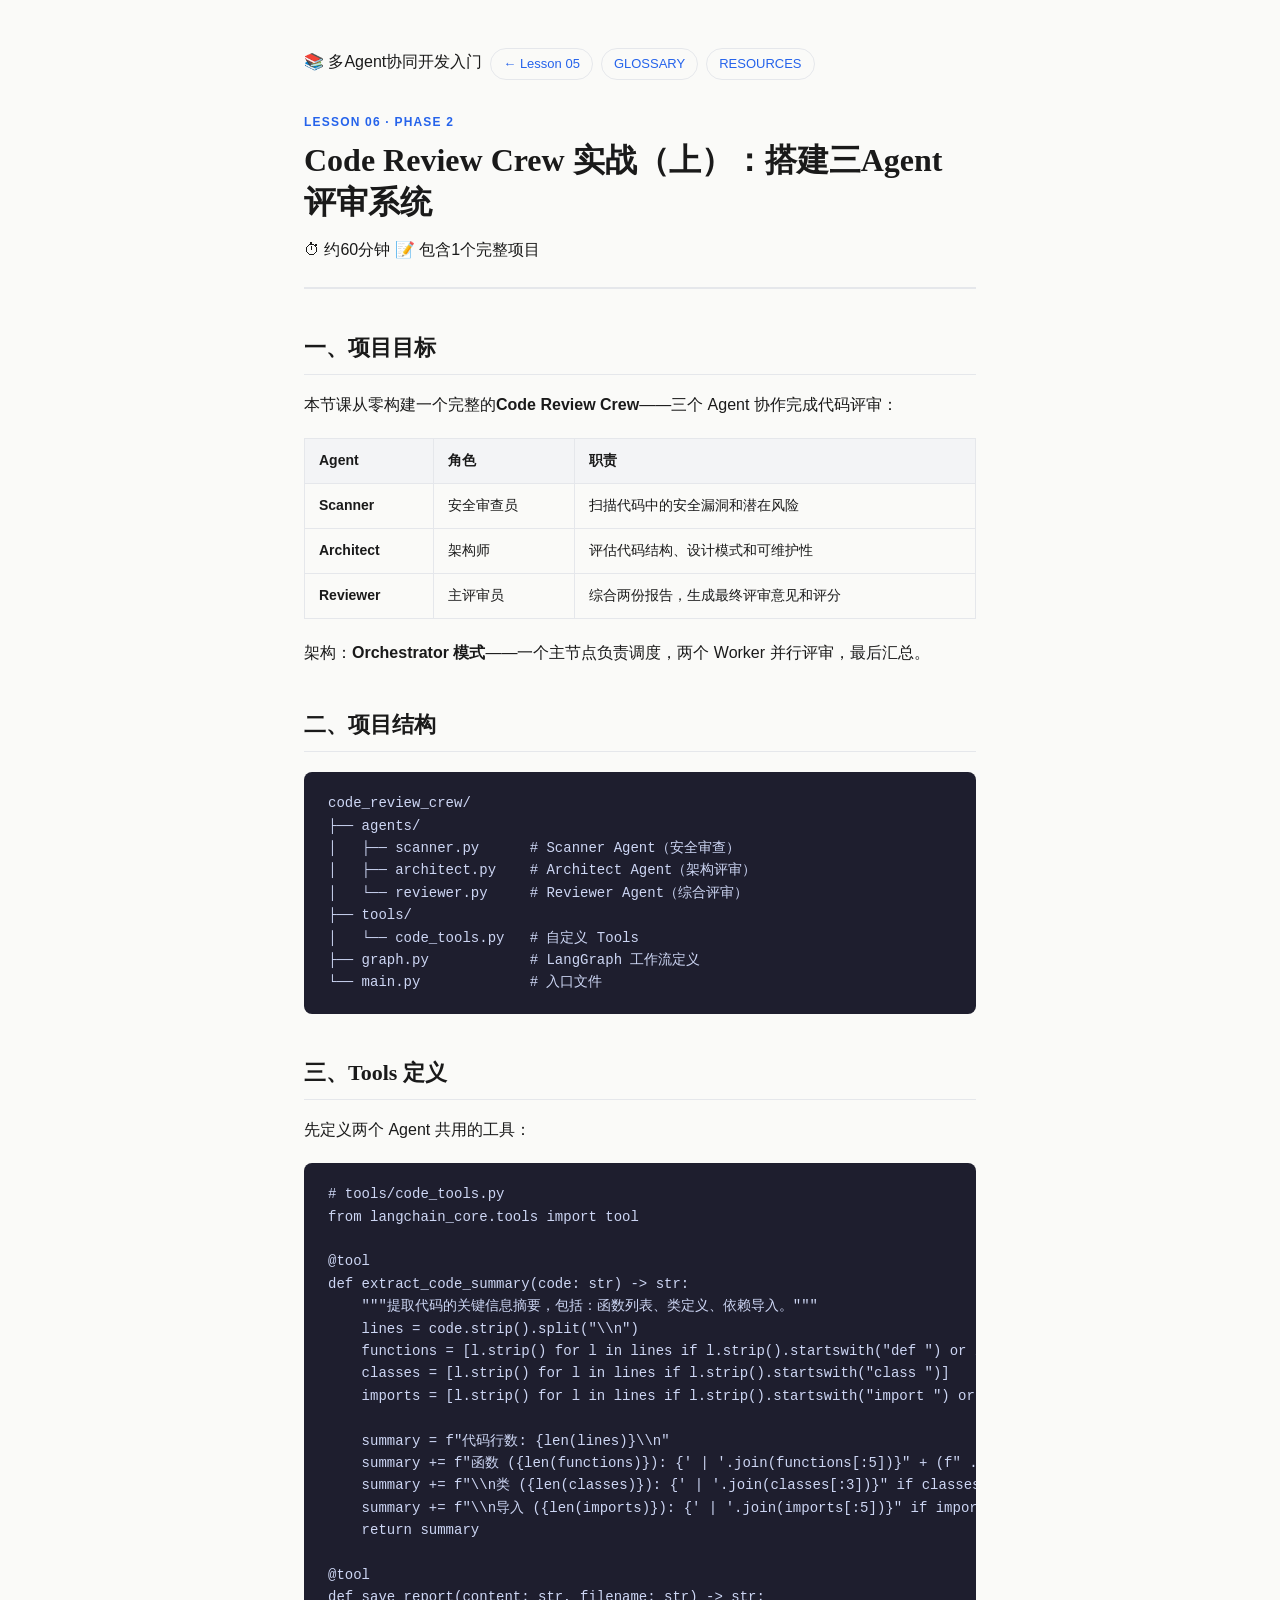
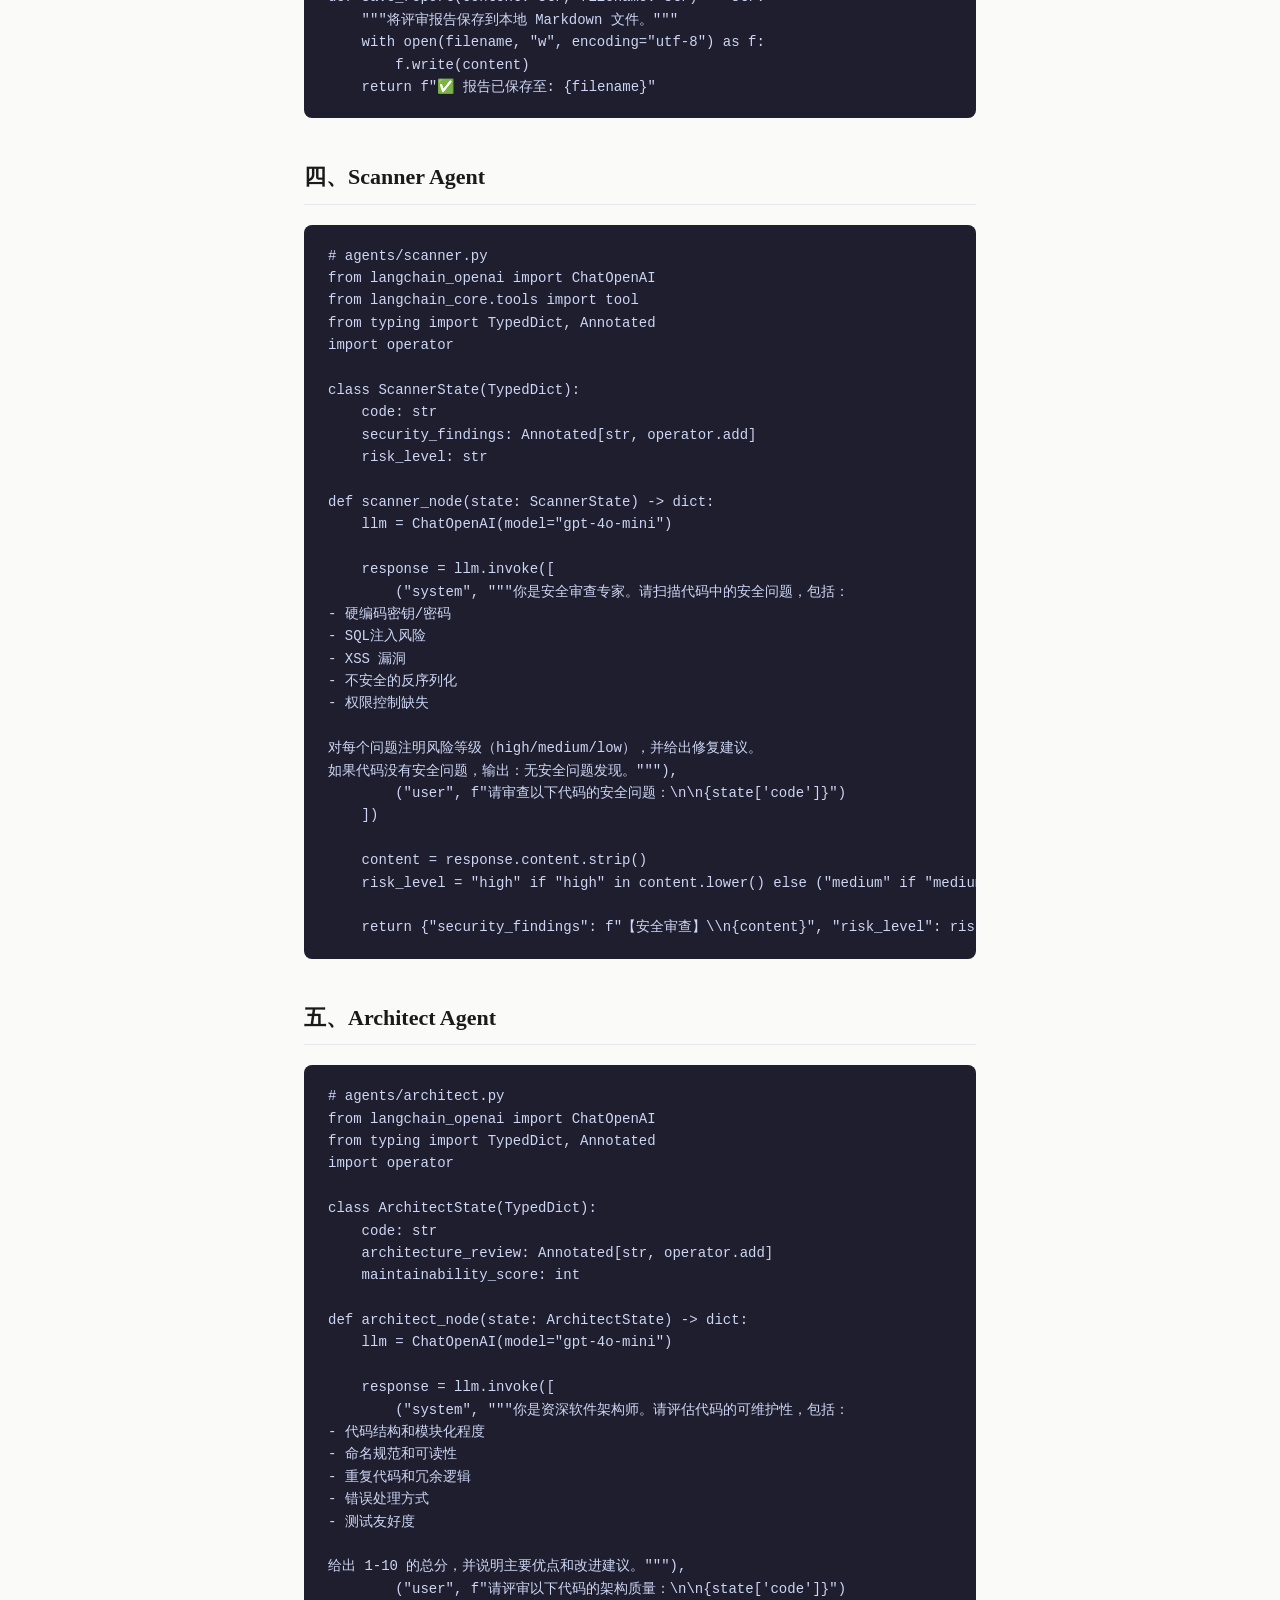
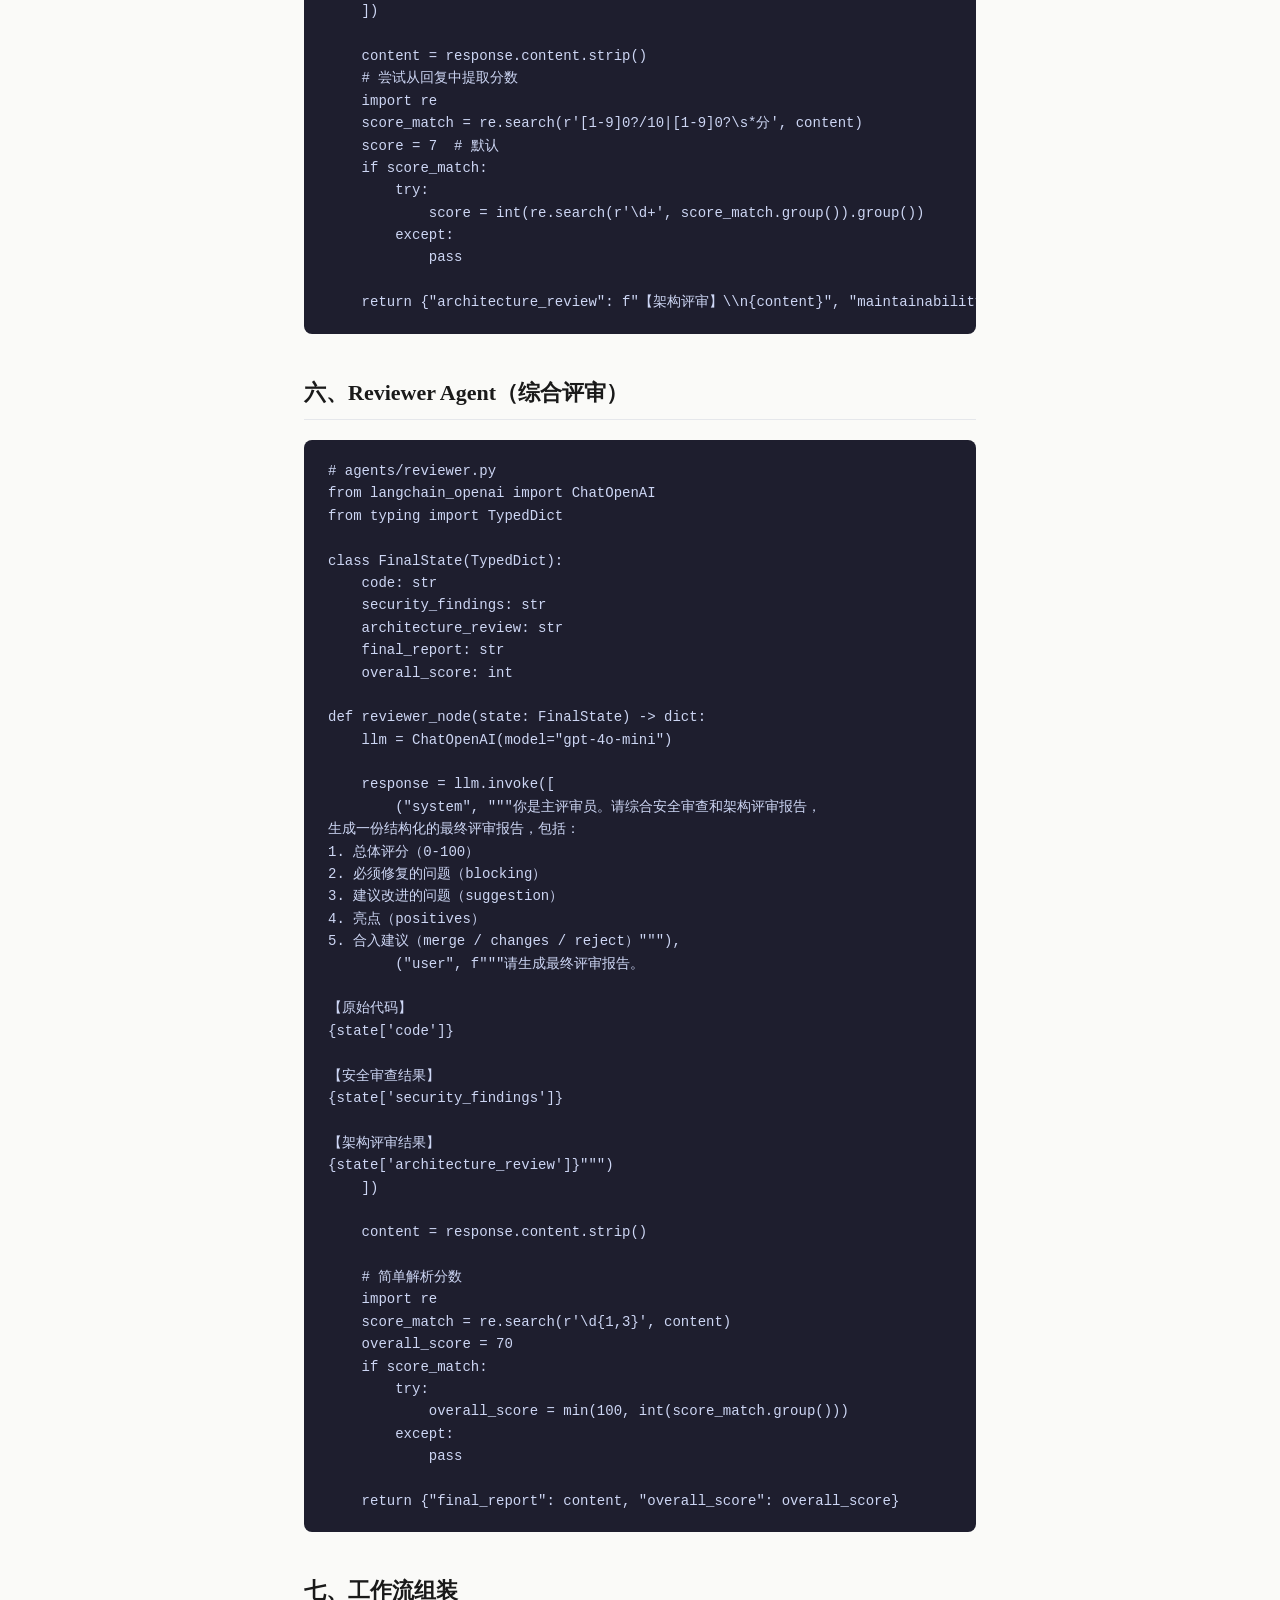
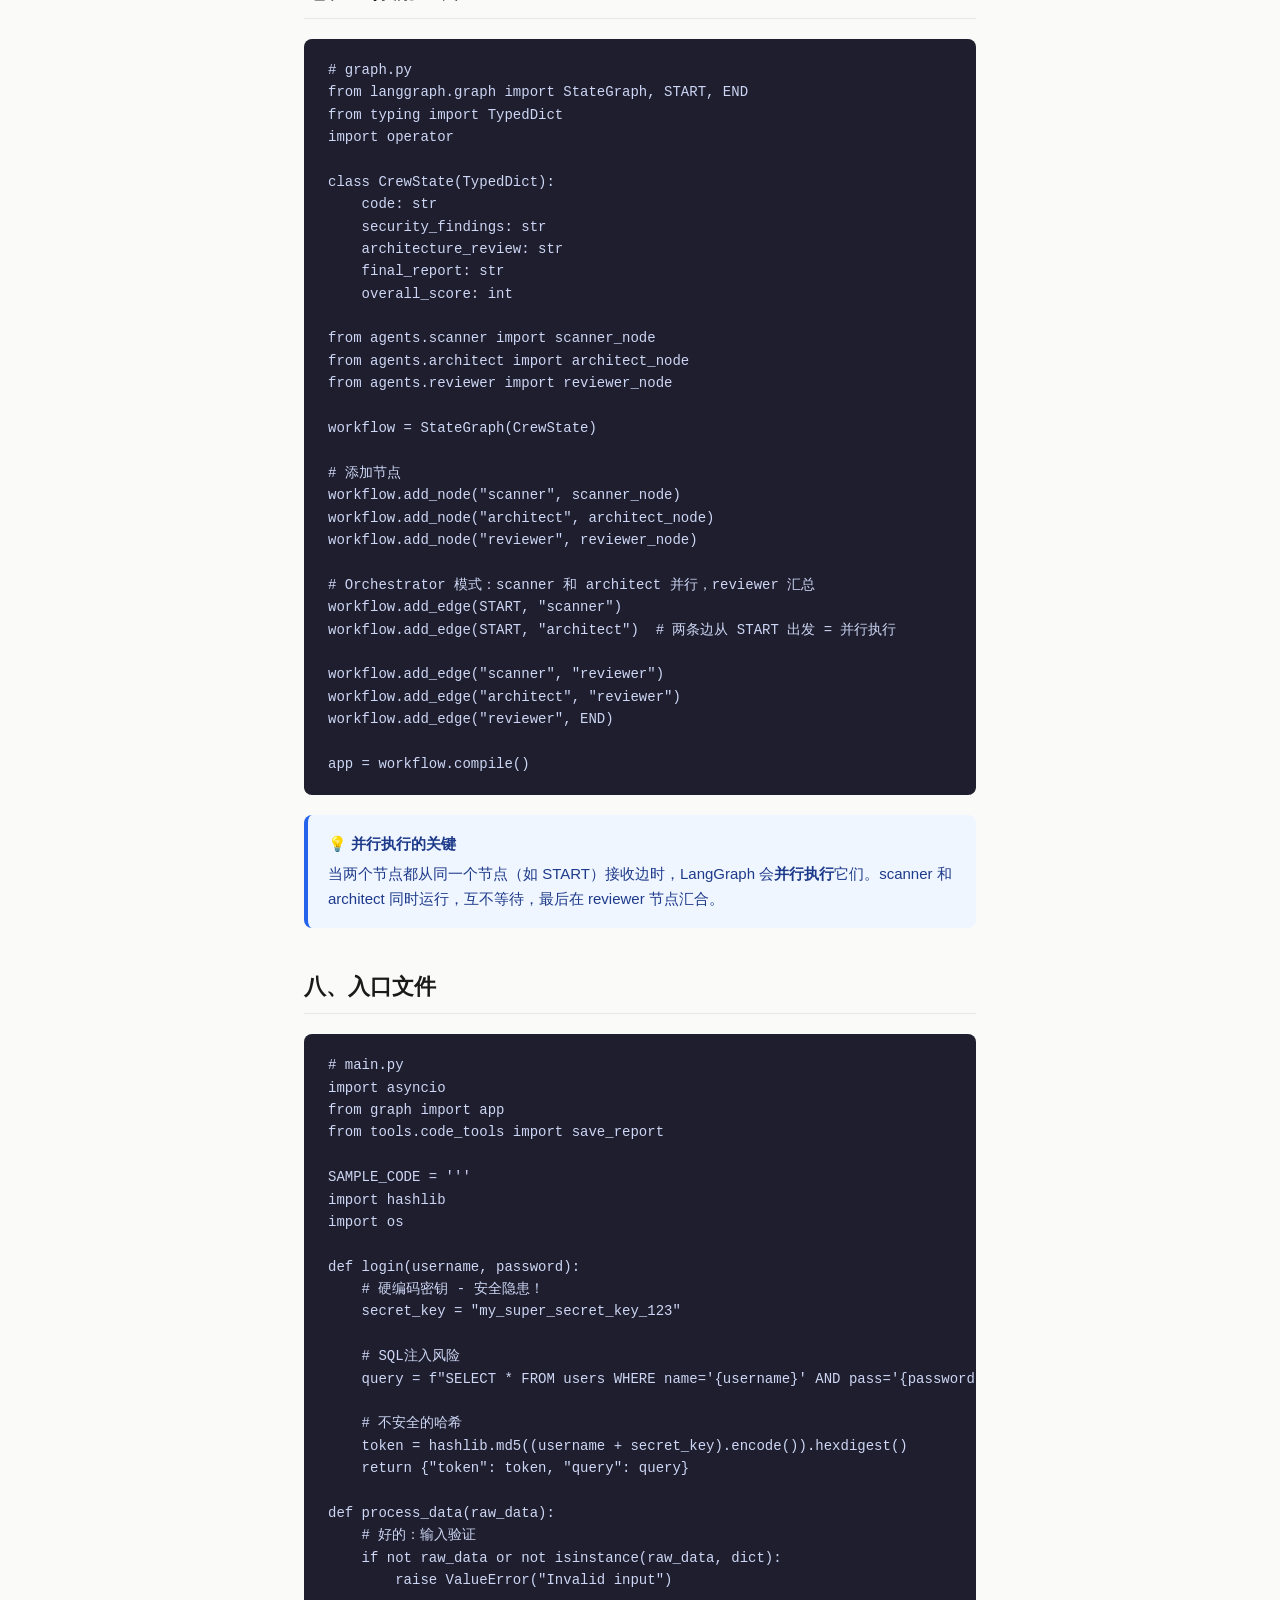
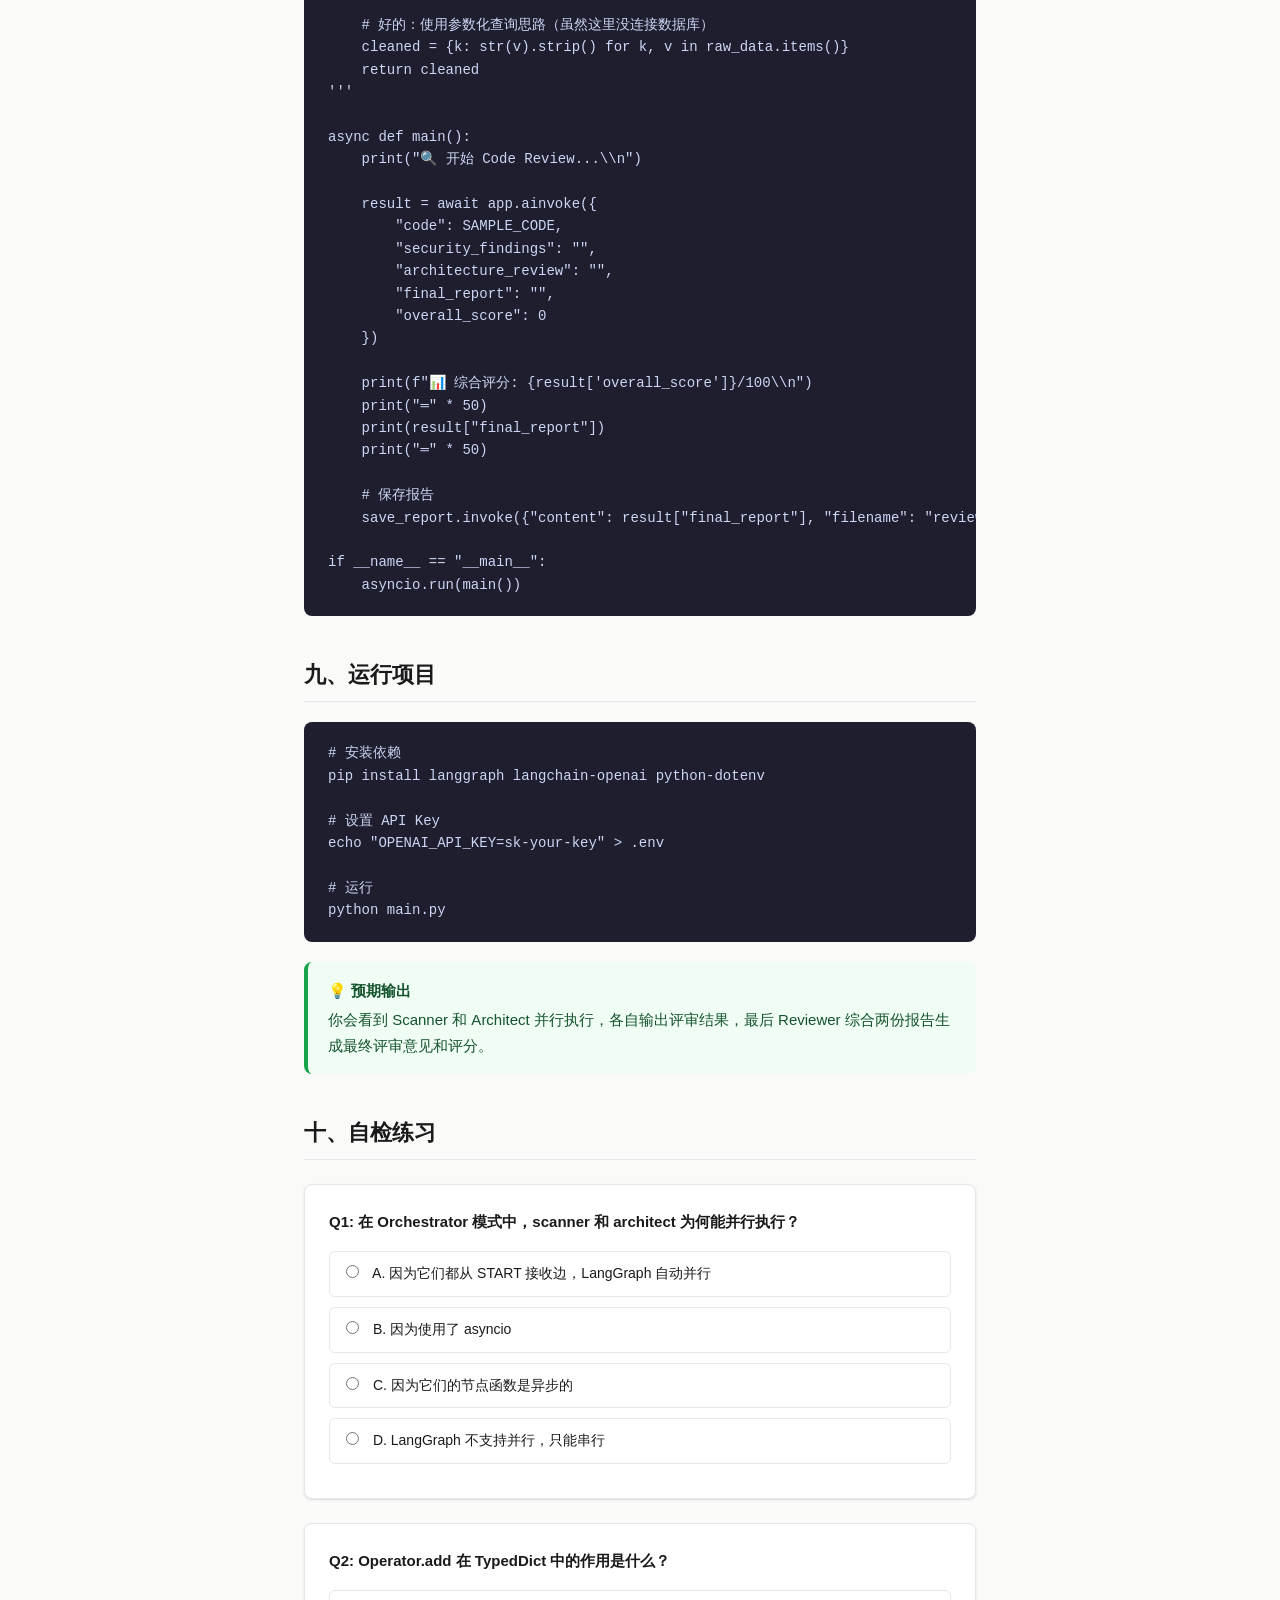
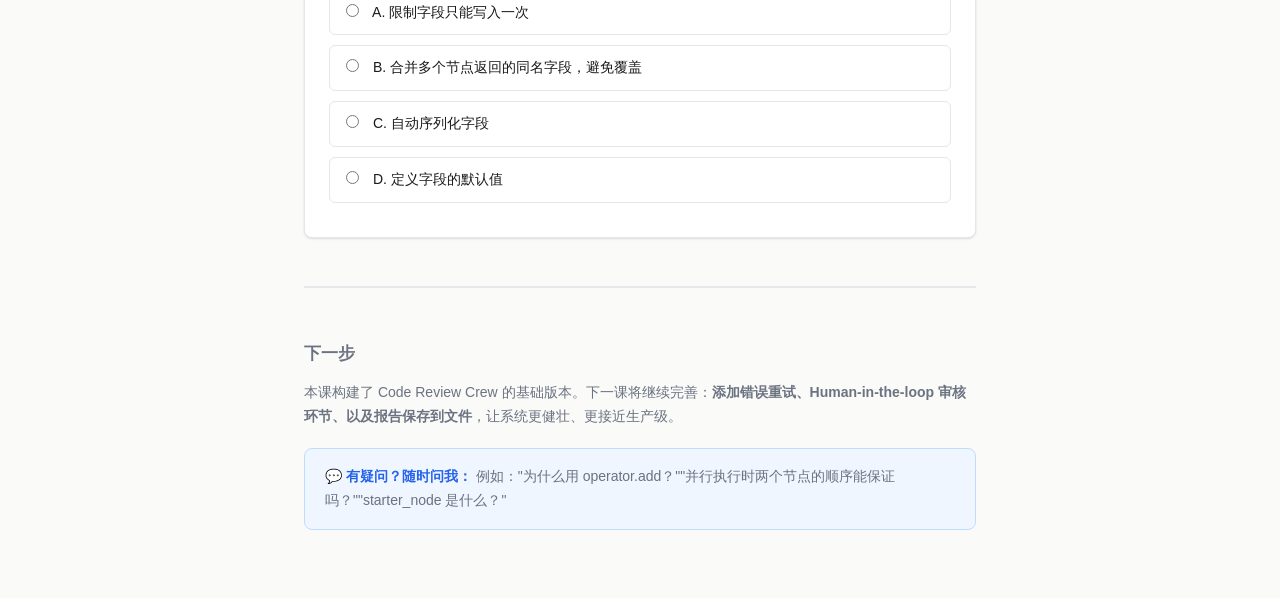
<file: lessons/0006-code-review-crew-part1.html>
<!DOCTYPE html>
<html lang="zh-CN">
<head>
  <meta charset="UTF-8">
  <meta name="viewport" content="width=device-width, initial-scale=1.0">
  <title>Lesson 06 — Code Review Crew 实战（上）</title>
  <link rel="stylesheet" href="../assets/styles.css">
</head>
<body>
  <div class="container">

    <nav class="lesson-nav">
      <span>📚 多Agent协同开发入门</span>
      <a href="0005-human-in-the-loop-and-persistence.html">← Lesson 05</a>
      <a href="#">GLOSSARY</a>
      <a href="#">RESOURCES</a>
    </nav>

    <header class="lesson-header">
      <div class="lesson-number">Lesson 06 · Phase 2</div>
      <h1 class="lesson-title">Code Review Crew 实战（上）：搭建三Agent 评审系统</h1>
      <div class="class="lesson-meta">
        <span>⏱ 约60分钟</span>
        <span>📝 包含1个完整项目</span>
      </div>
    </header>

    <!-- Section 1 -->
    <h2>一、项目目标</h2>

    <p>本节课从零构建一个完整的<strong>Code Review Crew</strong>——三个 Agent 协作完成代码评审：</p>

    <table>
      <thead>
        <tr><th>Agent</th><th>角色</th><th>职责</th></tr>
      </thead>
      <tbody>
        <tr><td><strong>Scanner</strong></td><td>安全审查员</td><td>扫描代码中的安全漏洞和潜在风险</td></tr>
        <tr><td><strong>Architect</strong></td><td>架构师</td><td>评估代码结构、设计模式和可维护性</td></tr>
        <tr><td><strong>Reviewer</strong></td><td>主评审员</td><td>综合两份报告，生成最终评审意见和评分</td></tr>
      </tbody>
    </table>

    <p>架构：<strong>Orchestrator 模式</strong>——一个主节点负责调度，两个 Worker 并行评审，最后汇总。</p>

    <!-- Section 2 -->
    <h2>二、项目结构</h2>

    <pre><code>code_review_crew/
├── agents/
│   ├── scanner.py      # Scanner Agent（安全审查）
│   ├── architect.py    # Architect Agent（架构评审）
│   └── reviewer.py     # Reviewer Agent（综合评审）
├── tools/
│   └── code_tools.py   # 自定义 Tools
├── graph.py            # LangGraph 工作流定义
└── main.py             # 入口文件</code></pre>

    <!-- Section 3 -->
    <h2>三、Tools 定义</h2>

    <p>先定义两个 Agent 共用的工具：</p>

    <pre><code># tools/code_tools.py
from langchain_core.tools import tool

@tool
def extract_code_summary(code: str) -> str:
    """提取代码的关键信息摘要，包括：函数列表、类定义、依赖导入。"""
    lines = code.strip().split("\\n")
    functions = [l.strip() for l in lines if l.strip().startswith("def ") or l.strip().startswith("async def ")]
    classes = [l.strip() for l in lines if l.strip().startswith("class ")]
    imports = [l.strip() for l in lines if l.strip().startswith("import ") or l.strip().startswith("from ")]
    
    summary = f"代码行数: {len(lines)}\\n"
    summary += f"函数 ({len(functions)}): {' | '.join(functions[:5])}" + (f" ... 等{len(functions)}个" if len(functions) > 5 else "")
    summary += f"\\n类 ({len(classes)}): {' | '.join(classes[:3])}" if classes else ""
    summary += f"\\n导入 ({len(imports)}): {' | '.join(imports[:5])}" if imports else ""
    return summary

@tool
def save_report(content: str, filename: str) -> str:
    """将评审报告保存到本地 Markdown 文件。"""
    with open(filename, "w", encoding="utf-8") as f:
        f.write(content)
    return f"✅ 报告已保存至: {filename}"</code></pre>

    <!-- Section 4 -->
    <h2>四、Scanner Agent</h2>

    <pre><code># agents/scanner.py
from langchain_openai import ChatOpenAI
from langchain_core.tools import tool
from typing import TypedDict, Annotated
import operator

class ScannerState(TypedDict):
    code: str
    security_findings: Annotated[str, operator.add]
    risk_level: str

def scanner_node(state: ScannerState) -> dict:
    llm = ChatOpenAI(model="gpt-4o-mini")
    
    response = llm.invoke([
        ("system", """你是安全审查专家。请扫描代码中的安全问题，包括：
- 硬编码密钥/密码
- SQL注入风险
- XSS 漏洞
- 不安全的反序列化
- 权限控制缺失

对每个问题注明风险等级（high/medium/low），并给出修复建议。
如果代码没有安全问题，输出：无安全问题发现。"""),
        ("user", f"请审查以下代码的安全问题：\n\n{state['code']}")
    ])
    
    content = response.content.strip()
    risk_level = "high" if "high" in content.lower() else ("medium" if "medium" in content.lower() else "low")
    
    return {"security_findings": f"【安全审查】\\n{content}", "risk_level": risk_level}</code></pre>

    <!-- Section 5 -->
    <h2>五、Architect Agent</h2>

    <pre><code># agents/architect.py
from langchain_openai import ChatOpenAI
from typing import TypedDict, Annotated
import operator

class ArchitectState(TypedDict):
    code: str
    architecture_review: Annotated[str, operator.add]
    maintainability_score: int

def architect_node(state: ArchitectState) -> dict:
    llm = ChatOpenAI(model="gpt-4o-mini")
    
    response = llm.invoke([
        ("system", """你是资深软件架构师。请评估代码的可维护性，包括：
- 代码结构和模块化程度
- 命名规范和可读性
- 重复代码和冗余逻辑
- 错误处理方式
- 测试友好度

给出 1-10 的总分，并说明主要优点和改进建议。"""),
        ("user", f"请评审以下代码的架构质量：\n\n{state['code']}")
    ])
    
    content = response.content.strip()
    # 尝试从回复中提取分数
    import re
    score_match = re.search(r'[1-9]0?/10|[1-9]0?\s*分', content)
    score = 7  # 默认
    if score_match:
        try:
            score = int(re.search(r'\d+', score_match.group()).group())
        except:
            pass
    
    return {"architecture_review": f"【架构评审】\\n{content}", "maintainability_score": score}</code></pre>

    <!-- Section 6 -->
    <h2>六、Reviewer Agent（综合评审）</h2>

    <pre><code># agents/reviewer.py
from langchain_openai import ChatOpenAI
from typing import TypedDict

class FinalState(TypedDict):
    code: str
    security_findings: str
    architecture_review: str
    final_report: str
    overall_score: int

def reviewer_node(state: FinalState) -> dict:
    llm = ChatOpenAI(model="gpt-4o-mini")
    
    response = llm.invoke([
        ("system", """你是主评审员。请综合安全审查和架构评审报告，
生成一份结构化的最终评审报告，包括：
1. 总体评分（0-100）
2. 必须修复的问题（blocking）
3. 建议改进的问题（suggestion）
4. 亮点（positives）
5. 合入建议（merge / changes / reject）"""),
        ("user", f"""请生成最终评审报告。

【原始代码】
{state['code']}

【安全审查结果】
{state['security_findings']}

【架构评审结果】
{state['architecture_review']}""")
    ])
    
    content = response.content.strip()
    
    # 简单解析分数
    import re
    score_match = re.search(r'\d{1,3}', content)
    overall_score = 70
    if score_match:
        try:
            overall_score = min(100, int(score_match.group()))
        except:
            pass
    
    return {"final_report": content, "overall_score": overall_score}</code></pre>

    <!-- Section 7 -->
    <h2>七、工作流组装</h2>

    <pre><code># graph.py
from langgraph.graph import StateGraph, START, END
from typing import TypedDict
import operator

class CrewState(TypedDict):
    code: str
    security_findings: str
    architecture_review: str
    final_report: str
    overall_score: int

from agents.scanner import scanner_node
from agents.architect import architect_node
from agents.reviewer import reviewer_node

workflow = StateGraph(CrewState)

# 添加节点
workflow.add_node("scanner", scanner_node)
workflow.add_node("architect", architect_node)
workflow.add_node("reviewer", reviewer_node)

# Orchestrator 模式：scanner 和 architect 并行，reviewer 汇总
workflow.add_edge(START, "scanner")
workflow.add_edge(START, "architect")  # 两条边从 START 出发 = 并行执行

workflow.add_edge("scanner", "reviewer")
workflow.add_edge("architect", "reviewer")
workflow.add_edge("reviewer", END)

app = workflow.compile()</code></pre>

    <div class="callout callout-info">
      <div class="callout-title">💡 并行执行的关键</div>
      当两个节点都从同一个节点（如 START）接收边时，LangGraph 会<strong>并行执行</strong>它们。scanner 和 architect 同时运行，互不等待，最后在 reviewer 节点汇合。
    </div>

    <!-- Section 8 -->
    <h2>八、入口文件</h2>

    <pre><code># main.py
import asyncio
from graph import app
from tools.code_tools import save_report

SAMPLE_CODE = '''
import hashlib
import os

def login(username, password):
    # 硬编码密钥 - 安全隐患！
    secret_key = "my_super_secret_key_123"
    
    # SQL注入风险
    query = f"SELECT * FROM users WHERE name='{username}' AND pass='{password}'"
    
    # 不安全的哈希
    token = hashlib.md5((username + secret_key).encode()).hexdigest()
    return {"token": token, "query": query}

def process_data(raw_data):
    # 好的：输入验证
    if not raw_data or not isinstance(raw_data, dict):
        raise ValueError("Invalid input")
    
    # 好的：使用参数化查询思路（虽然这里没连接数据库）
    cleaned = {k: str(v).strip() for k, v in raw_data.items()}
    return cleaned
'''

async def main():
    print("🔍 开始 Code Review...\\n")
    
    result = await app.ainvoke({
        "code": SAMPLE_CODE,
        "security_findings": "",
        "architecture_review": "",
        "final_report": "",
        "overall_score": 0
    })
    
    print(f"📊 综合评分: {result['overall_score']}/100\\n")
    print("═" * 50)
    print(result["final_report"])
    print("═" * 50)
    
    # 保存报告
    save_report.invoke({"content": result["final_report"], "filename": "review_report.md"})

if __name__ == "__main__":
    asyncio.run(main())</code></pre>

    <!-- Section 9: 运行说明 -->
    <h2>九、运行项目</h2>

    <pre><code># 安装依赖
pip install langgraph langchain-openai python-dotenv

# 设置 API Key
echo "OPENAI_API_KEY=sk-your-key" > .env

# 运行
python main.py</code></pre>

    <div class="callout callout-tip">
      <div class="callout-title">💡 预期输出</div>
      你会看到 Scanner 和 Architect 并行执行，各自输出评审结果，最后 Reviewer 综合两份报告生成最终评审意见和评分。
    </div>

    <!-- Section 10: Quiz -->
    <h2>十、自检练习</h2>

    <div class="quiz" id="quiz1">
      <div class="quiz-question">Q1: 在 Orchestrator 模式中，scanner 和 architect 为何能并行执行？</div>
      <ul class="quiz-options">
        <li><label><input type="radio" name="q1" value="a"> A. 因为它们都从 START 接收边，LangGraph 自动并行</label></li>
        <li><label><input type="radio" name="q1" value="b"> B. 因为使用了 asyncio</label></li>
        <li><label><input type="radio" name="q1" value="c"> C. 因为它们的节点函数是异步的</label></li>
        <li><label><input type="radio" name="q1" value="d"> D. LangGraph 不支持并行，只能串行</label></li>
      </ul>
      <div class="quiz-feedback" id="q1-feedback"></div>
    </div>

    <div class="quiz" id="quiz2">
      <div class="quiz-question">Q2: Operator.add 在 TypedDict 中的作用是什么？</div>
      <ul class="quiz-options">
        <li><label><input type="radio" name="q2" value="a"> A. 限制字段只能写入一次</label></li>
        <li><label><input type="radio" name="q2" value="b"> B. 合并多个节点返回的同名字段，避免覆盖</label></li>
        <li><label><input type="radio" name="q2" value="c"> C. 自动序列化字段</label></li>
        <li><label><input type="radio" name="q2" value="d"> D. 定义字段的默认值</label></li>
      </ul>
      <div class="quiz-feedback" id="q2-feedback"></div>
    </div>

    <!-- Section 11: 下一步 -->
    <div class="lesson-footer">
      <h3>下一步</h3>
      <p>本课构建了 Code Review Crew 的基础版本。下一课将继续完善：<strong>添加错误重试、Human-in-the-loop 审核环节、以及报告保存到文件</strong>，让系统更健壮、更接近生产级。</p>

      <div class="followup-prompt">
        <strong>💬 有疑问？随时问我：</strong>
        例如："为什么用 operator.add？""并行执行时两个节点的顺序能保证吗？""starter_node 是什么？"
      </div>
    </div>

  </div>

  <script>
    const answers = {
      q1: 'a',
      q2: 'b'
    };

    const explanations = {
      q1: '当多个节点都从同一个源节点（如 START）接收边时，LangGraph 会自动并行执行这些节点。这是 LangGraph 图执行的并发特性，不需要额外配置。',
      q2: 'operator.add 告诉 LangGraph 当多个节点返回同名字段时，将它们追加（concatenate）而不是覆盖。这对于并行节点的结果合并非常重要。'
    };

    document.querySelectorAll('.quiz-options input[type="radio"]').forEach(radio => {
      radio.addEventListener('change', function() {
        const quiz = this.closest('.quiz');
        const qName = this.name;
        const feedback = quiz.querySelector('.quiz-feedback');
        const selected = this.value;
        const correct = answers[qName];

        if (selected === correct) {
          feedback.className = 'quiz-feedback correct';
          feedback.textContent = '✅ 正确！' + explanations[qName];
        } else {
          feedback.className = 'quiz-feedback incorrect';
          feedback.textContent = '❌ 不对。' + explanations[qName];
        }
      });
    });
  </script>
</body>
</html>
</file>
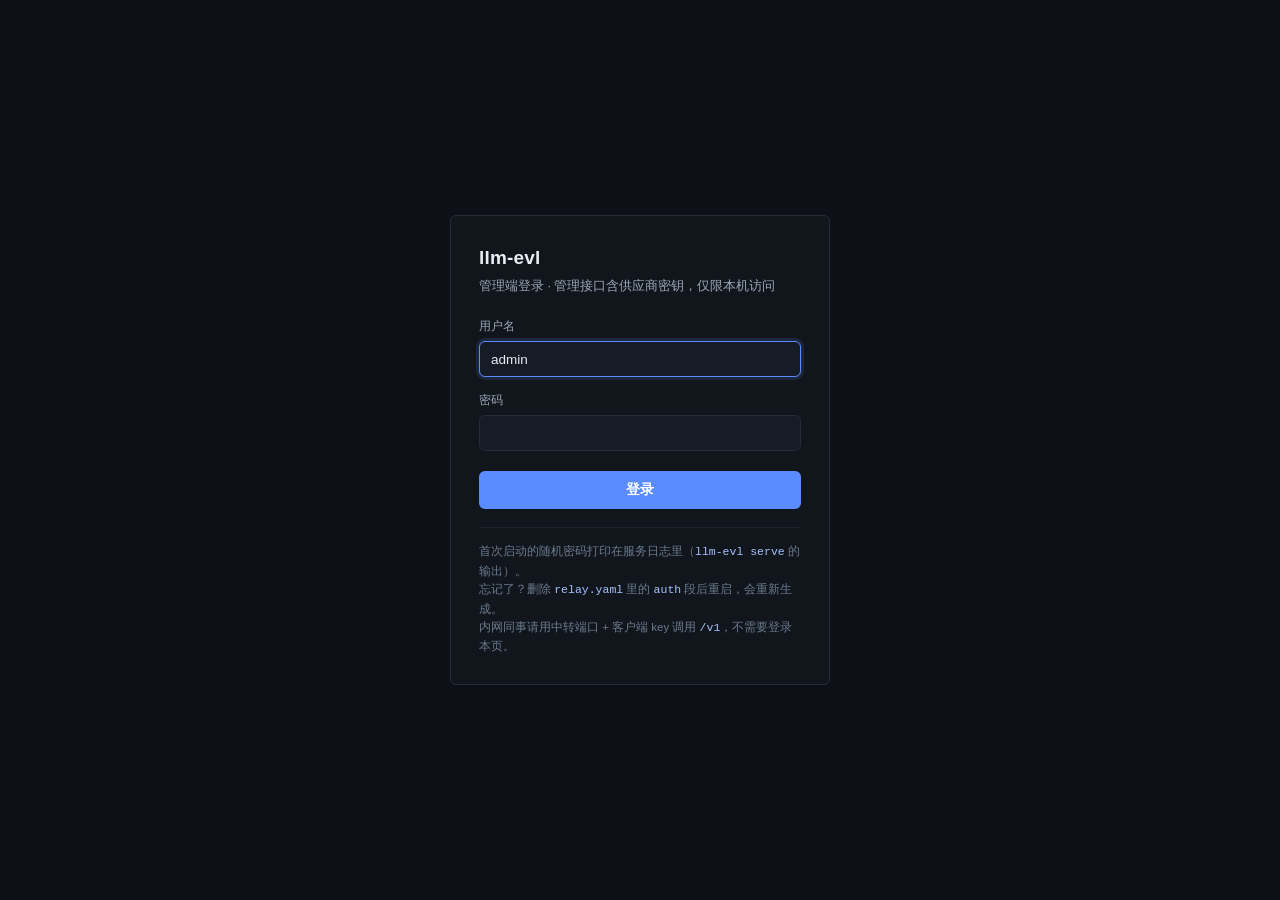
<file: llm_evl/web/login.html>
<!DOCTYPE html>
<html lang="zh-CN">
<head>
<meta charset="utf-8" />
<meta name="viewport" content="width=device-width, initial-scale=1" />
<title>登录 · llm-evl</title>
<style>
  /* Same three-layer surface + one accent colour as the main UI, so the login
     page does not feel like a different product. Kept inline: this file is
     served before the app's own assets and must work on its own. */
  :root{
    --bg:#0d1117; --surface-1:#11161d; --surface-2:#161c25; --surface-3:#1c2430;
    --line:#232c38; --line-soft:#1b222c;
    --text-1:#e6edf3; --text-2:#9aa7b6; --text-3:#6b7a8c;
    --accent:#5b8cff; --accent-dim:rgba(91,140,255,.14); --accent-text:#a8c2ff;
    --err:#f0616d; --err-dim:rgba(240,97,109,.12);
    --mono:ui-monospace,"SF Mono",Menlo,Consolas,"Liberation Mono",monospace;
  }
  *{box-sizing:border-box}
  html,body{height:100%}
  body{
    margin:0; background:var(--bg); color:var(--text-1);
    font:14px/1.5 -apple-system,BlinkMacSystemFont,"Segoe UI","PingFang SC","Microsoft YaHei",sans-serif;
    display:flex; align-items:center; justify-content:center; padding:24px;
  }
  .card{
    width:100%; max-width:380px; background:var(--surface-1);
    border:1px solid var(--line); border-radius:6px; padding:28px;
  }
  h1{margin:0 0 4px; font-size:19px; font-weight:650; letter-spacing:.2px}
  .sub{margin:0 0 22px; color:var(--text-2); font-size:12.5px}
  label{display:block; margin:0 0 6px; font-size:12px; color:var(--text-2)}
  .field{margin-bottom:14px}
  input{
    width:100%; height:36px; padding:0 11px; color:var(--text-1);
    background:var(--surface-2); border:1px solid var(--line);
    border-radius:6px; font-size:13.5px; font-family:inherit; outline:none;
    transition:border-color .12s, box-shadow .12s;
  }
  input:focus{border-color:var(--accent); box-shadow:0 0 0 3px var(--accent-dim)}
  button{
    width:100%; height:38px; margin-top:6px; cursor:pointer;
    color:#fff; background:var(--accent); border:1px solid transparent;
    border-radius:6px; font-size:14px; font-weight:600; font-family:inherit;
  }
  button:hover{filter:brightness(1.07)}
  button:disabled{opacity:.55; cursor:default}
  .err{
    display:none; margin:0 0 14px; padding:9px 11px; font-size:12.5px;
    color:var(--err); background:var(--err-dim);
    border:1px solid rgba(240,97,109,.28); border-radius:6px;
  }
  .err.on{display:block}
  .foot{
    margin-top:18px; padding-top:14px; border-top:1px solid var(--line-soft);
    color:var(--text-3); font-size:11.5px; line-height:1.6;
  }
  code{font-family:var(--mono); color:var(--accent-text)}
</style>
</head>
<body>
  <form class="card" id="form" autocomplete="on">
    <h1>llm-evl</h1>
    <p class="sub">管理端登录 · 管理接口含供应商密钥，仅限本机访问</p>

    <div class="err" id="err"></div>

    <div class="field">
      <label for="u">用户名</label>
      <input id="u" name="username" value="admin" autocomplete="username" autofocus />
    </div>
    <div class="field">
      <label for="p">密码</label>
      <input id="p" name="password" type="password" autocomplete="current-password" />
    </div>
    <button id="btn" type="submit">登录</button>

    <div class="foot">
      首次启动的随机密码打印在服务日志里（<code>llm-evl serve</code> 的输出）。<br/>
      忘记了？删除 <code>relay.yaml</code> 里的 <code>auth</code> 段后重启，会重新生成。<br/>
      内网同事请用中转端口 + 客户端 key 调用 <code>/v1</code>，不需要登录本页。
    </div>
  </form>

<script>
  const form = document.getElementById("form");
  const err = document.getElementById("err");
  const btn = document.getElementById("btn");

  function showError(msg) {
    err.textContent = msg;
    err.classList.add("on");
  }

  form.addEventListener("submit", async (e) => {
    e.preventDefault();
    err.classList.remove("on");
    btn.disabled = true;
    btn.textContent = "登录中…";
    try {
      const res = await fetch("/api/auth/login", {
        method: "POST",
        headers: { "Content-Type": "application/json" },
        body: JSON.stringify({
          username: document.getElementById("u").value,
          password: document.getElementById("p").value,
        }),
      });
      if (res.ok) {
        // Full navigation, not a SPA route change: the app is a separate
        // document and the cookie is HttpOnly, so a reload is the honest way
        // to prove the session works.
        location.href = "/";
        return;
      }
      let detail = "登录失败";
      try {
        const body = await res.json();
        if (body && body.detail) detail = body.detail;
      } catch (_) { /* non-JSON error body */ }
      showError(detail);
    } catch (ex) {
      showError("无法连接到服务：" + ex.message);
    } finally {
      btn.disabled = false;
      btn.textContent = "登录";
    }
  });
</script>
</body>
</html>
</file>
<file: assets/styles.css>
/* Shared stylesheet for multi-agent lessons */
:root {
  --font-serif: 'Georgia', 'Noto Serif SC', serif;
  --font-mono: 'JetBrains Mono', 'Fira Code', 'Consolas', monospace;
  --font-sans: -apple-system, 'Segoe UI', 'Helvetica Neue', Arial, sans-serif;
  --color-bg: #fafaf8;
  --color-surface: #ffffff;
  --color-text: #1a1a1a;
  --color-text-muted: #6b7280;
  --color-accent: #2563eb;
  --color-accent-light: #eff6ff;
  --color-border: #e5e7eb;
  --color-code-bg: #f3f4f6;
  --color-success: #16a34a;
  --color-warning: #d97706;
  --color-danger: #dc2626;
  --radius: 8px;
  --shadow: 0 1px 3px rgba(0,0,0,.08), 0 1px 2px rgba(0,0,0,.06);
}

* { box-sizing: border-box; margin: 0; padding: 0; }

body {
  font-family: var(--font-sans);
  color: var(--color-text);
  background: var(--color-bg);
  line-height: 1.7;
  font-size: 16px;
  padding: 0;
}

.container {
  max-width: 720px;
  margin: 0 auto;
  padding: 48px 24px;
}

/* Header */
.lesson-header {
  margin-bottom: 40px;
  padding-bottom: 24px;
  border-bottom: 2px solid var(--color-border);
}

.lesson-number {
  font-size: 12px;
  font-weight: 600;
  text-transform: uppercase;
  letter-spacing: .1em;
  color: var(--color-accent);
  margin-bottom: 8px;
}

.lesson-title {
  font-family: var(--font-serif);
  font-size: 32px;
  font-weight: 700;
  line-height: 1.3;
  margin-bottom: 12px;
  color: var(--color-text);
}

.lesson-meta {
  font-size: 14px;
  color: var(--color-text-muted);
}

.lesson-meta span { margin-right: 16px; }

/* Navigation */
.lesson-nav {
  display: flex;
  gap: 8px;
  margin-bottom: 32px;
}

.lesson-nav a {
  font-size: 13px;
  color: var(--color-accent);
  text-decoration: none;
  padding: 4px 12px;
  border: 1px solid var(--color-border);
  border-radius: 20px;
  transition: all .15s;
}

.lesson-nav a:hover {
  background: var(--color-accent-light);
  border-color: var(--color-accent);
}

/* Typography */
h2 {
  font-family: var(--font-serif);
  font-size: 22px;
  font-weight: 700;
  margin: 40px 0 16px;
  padding-bottom: 8px;
  border-bottom: 1px solid var(--color-border);
}

h3 {
  font-size: 17px;
  font-weight: 600;
  margin: 28px 0 12px;
}

p { margin-bottom: 16px; }

/* Code */
pre {
  background: #1e1e2e;
  color: #cdd6f4;
  padding: 20px 24px;
  border-radius: var(--radius);
  overflow-x: auto;
  font-size: 14px;
  line-height: 1.6;
  margin: 20px 0;
  font-family: var(--font-mono);
}

code {
  font-family: var(--font-mono);
  font-size: 14px;
  background: var(--color-code-bg);
  padding: 2px 6px;
  border-radius: 4px;
  color: #c7254e;
}

pre code {
  background: none;
  color: inherit;
  padding: 0;
}

/* Callout boxes */
.callout {
  padding: 16px 20px;
  border-radius: var(--radius);
  margin: 20px 0;
  font-size: 15px;
}

.callout-tip {
  background: #f0fdf4;
  border-left: 4px solid var(--color-success);
  color: #14532d;
}

.callout-warning {
  background: #fffbeb;
  border-left: 4px solid var(--color-warning);
  color: #78350f;
}

.callout-info {
  background: var(--color-accent-light);
  border-left: 4px solid var(--color-accent);
  color: #1e3a8a;
}

.callout-title {
  font-weight: 600;
  margin-bottom: 4px;
}

/* Quiz */
.quiz {
  background: var(--color-surface);
  border: 1px solid var(--color-border);
  border-radius: var(--radius);
  padding: 24px;
  margin: 24px 0;
  box-shadow: var(--shadow);
}

.quiz-question {
  font-weight: 600;
  margin-bottom: 16px;
  font-size: 15px;
}

.quiz-options { list-style: none; }

.quiz-options li {
  margin-bottom: 10px;
}

.quiz-options label {
  display: block;
  padding: 10px 16px;
  border: 1px solid var(--color-border);
  border-radius: 6px;
  cursor: pointer;
  font-size: 14px;
  transition: all .15s;
}

.quiz-options label:hover {
  border-color: var(--color-accent);
  background: var(--color-accent-light);
}

.quiz-options input[type="radio"] { margin-right: 10px; }

.quiz-feedback {
  margin-top: 12px;
  padding: 12px 16px;
  border-radius: 6px;
  font-size: 14px;
  display: none;
}

.quiz-feedback.correct {
  display: block;
  background: #f0fdf4;
  border: 1px solid #bbf7d0;
  color: #14532d;
}

.quiz-feedback.incorrect {
  display: block;
  background: #fef2f2;
  border: 1px solid #fecaca;
  color: #7f1d1d;
}

/* Checklist */
.checklist {
  list-style: none;
  margin: 16px 0;
}

.checklist li {
  padding: 8px 0;
  padding-left: 32px;
  position: relative;
  border-bottom: 1px solid var(--color-border);
}

.checklist li:last-child { border-bottom: none; }

.checklist li::before {
  content: '';
  position: absolute;
  left: 0;
  top: 12px;
  width: 20px;
  height: 20px;
  border: 2px solid var(--color-border);
  border-radius: 4px;
}

/* Links */
a {
  color: var(--color-accent);
  text-decoration: none;
}

a:hover { text-decoration: underline; }

/* Section divider */
.section-divider {
  height: 1px;
  background: var(--color-border);
  margin: 40px 0;
}

/* Citation */
.citation {
  font-size: 13px;
  color: var(--color-text-muted);
  display: block;
  margin-top: 4px;
}

.citation a { color: var(--color-text-muted); }

/* Footer */
.lesson-footer {
  margin-top: 48px;
  padding-top: 24px;
  border-top: 2px solid var(--color-border);
  font-size: 14px;
  color: var(--color-text-muted);
}

.followup-prompt {
  background: var(--color-accent-light);
  border: 1px solid #bfdbfe;
  border-radius: var(--radius);
  padding: 16px 20px;
  margin: 20px 0;
  font-size: 14px;
}

.followup-prompt strong { color: var(--color-accent); }

/* Table */
table {
  width: 100%;
  border-collapse: collapse;
  margin: 20px 0;
  font-size: 14px;
}

th, td {
  padding: 10px 14px;
  border: 1px solid var(--color-border);
  text-align: left;
}

th {
  background: var(--color-code-bg);
  font-weight: 600;
}

tr:hover td { background: var(--color-accent-light); }

/* Print */
@media print {
  body { background: white; }
  .container { max-width: 100%; padding: 24px; }
  pre { white-space: pre-wrap; word-break: break-all; }
}
</file>
